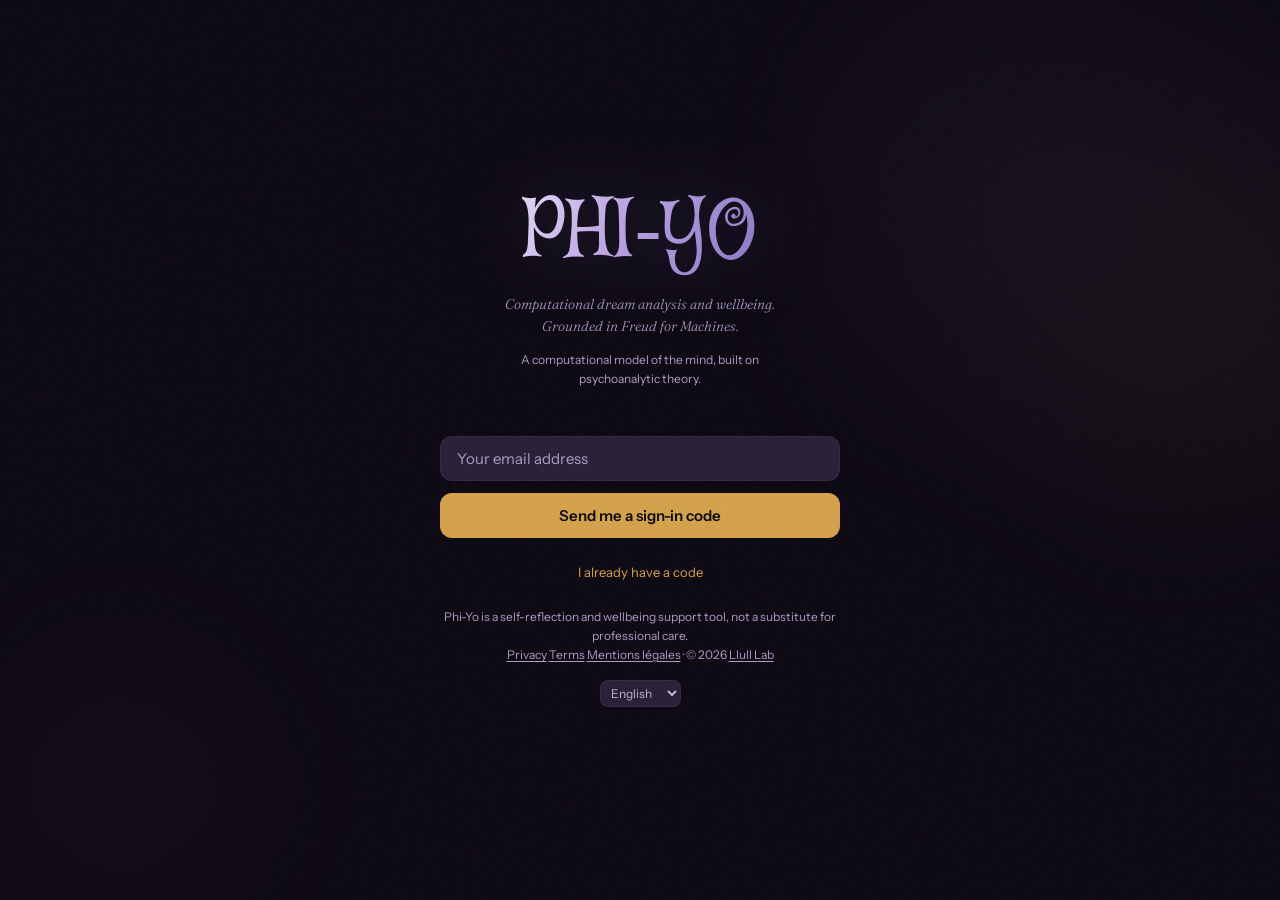
<file: index.html>
﻿<!DOCTYPE html>
<html lang="en" data-theme="dark">
<head>
<link rel="icon" type="image/png" sizes="48x48" href="/favicon.png">
<meta charset="UTF-8">
<meta name="viewport" content="width=device-width, initial-scale=1.0, maximum-scale=1.0, viewport-fit=cover">
<meta http-equiv="Cache-Control" content="no-cache, no-store, must-revalidate">
<meta http-equiv="Pragma" content="no-cache">
<meta http-equiv="Expires" content="0">
<title>Phi-Yo: Dream Analysis &amp; Wellbeing</title>
<meta name="description" content="Phi-Yo is a computational dream analysis and wellbeing companion grounded in Freud for Machines: A Computational Psychoanalytic Ontology.">
<link rel="canonical" href="https://phi-yo.app/">
<meta property="og:type" content="website">
<meta property="og:url" content="https://phi-yo.app/">
<meta property="og:title" content="Phi-Yo: Dream Analysis &amp; Wellbeing">
<meta property="og:description" content="Computational psychoanalytic analysis grounded in Freud for Machines. Dream analysis, wellbeing conversations, and daily reflection.">
<meta property="og:image" content="https://phi-yo.app/logo.jpg">
<meta name="twitter:card" content="summary">
<meta name="twitter:title" content="Phi-Yo">
<meta name="twitter:description" content="Computational psychoanalytic analysis grounded in Freud for Machines.">
<link rel="icon" href="data:image/svg+xml,<svg xmlns='http://www.w3.org/2000/svg' viewBox='0 0 100 100'><text y='.9em' font-size='90'>φ</text></svg>">
<link rel="stylesheet" href="/fonts/gf-975f50a8.css">
<style>
*,*::before,*::after{box-sizing:border-box;margin:0;padding:0}
:root{
  --bg-abyss:#0e0a14;--bg-deep:#140f1e;--bg-raised:#1c1528;--bg-surface:#241c32;
  --bg-input:#2a2038;--bg-glow:rgba(30,20,44,0.92);
  --amber:#d4a24c;--amber-bright:#e8be6a;--amber-dim:#8a6a2e;
  --amber-glow:rgba(212,162,76,0.12);--amber-ghost:rgba(212,162,76,0.06);
  --plum:#8a6aaa;--plum-dim:rgba(138,106,170,0.12);--plum-ghost:rgba(138,106,170,0.06);
  --lavender:#a08cc0;--lavender-dim:rgba(160,140,192,0.10);
  --rose:#c47a7a;--rose-dim:rgba(196,122,122,0.10);
  --text-1:#ede6f2;--text-2:#c0b4d4;--text-3:#a99ec4;--text-hero:#f4eefa;
  --error:#e08a8a;--success:#7ec08e;
  --border:rgba(138,106,170,0.12);--border-hover:rgba(212,162,76,0.25);
  --font-display:'Fraunces',Georgia,serif;
  --font-mystery:'Mystery Quest',cursive;
  --font-body:'Instrument Sans','Helvetica Neue',sans-serif;
  --s1:4px;--s2:8px;--s3:12px;--s4:16px;--s5:24px;--s6:32px;--s7:48px;--s8:64px;
  --r2:8px;--r3:12px;--r4:16px;
  --ease:cubic-bezier(0.4,0,0.2,1);--ease-out:cubic-bezier(0.0,0,0.2,1);
  --ease-bounce:cubic-bezier(0.34,1.56,0.64,1);
  --header-h:52px;
  --safe-top:env(safe-area-inset-top,0px);--safe-bottom:env(safe-area-inset-bottom,0px);
  --safe-left:env(safe-area-inset-left,0px);--safe-right:env(safe-area-inset-right,0px);
}
[data-theme="light"]{
  --bg-abyss:#eef3f7;--bg-deep:#e3ebf2;--bg-raised:#d6e1eb;--bg-surface:#c4d5e3;
  --bg-input:#b0c6d9;--bg-glow:rgba(238,243,247,0.92);
  --amber:#8a5e1a;--amber-bright:#6a4a10;--amber-dim:#c4982e;
  --amber-glow:rgba(138,94,26,0.08);--amber-ghost:rgba(138,94,26,0.04);
  --plum:#6a4a8a;--plum-dim:rgba(106,74,138,0.08);--plum-ghost:rgba(106,74,138,0.04);
  --lavender:#5a4a7a;--lavender-dim:rgba(90,74,122,0.08);
  --rose:#8a4a4a;--rose-dim:rgba(138,74,74,0.08);
  --text-1:#160d1c;--text-2:#473459;--text-3:#4e4267;--text-hero:#0e0a14;
  --error:#8a4040;--success:#3a7a4a;
  --border:rgba(106,74,138,0.14);--border-hover:rgba(138,94,26,0.30);
}
@media(prefers-reduced-motion:reduce){*,*::before,*::after{animation-duration:.01ms!important;transition-duration:.01ms!important}}
html{font-size:16px;height:100%}
body{font-family:var(--font-body);background:var(--bg-abyss);color:var(--text-1);line-height:1.6;height:100%;overflow:hidden;-webkit-font-smoothing:antialiased;display:flex;flex-direction:column}
::selection{background:rgba(212,162,76,0.25);color:var(--text-hero)}
::-webkit-scrollbar{width:6px}::-webkit-scrollbar-track{background:var(--bg-abyss)}::-webkit-scrollbar-thumb{background:var(--plum-dim);border-radius:3px}
:focus-visible{outline:2px solid var(--amber);outline-offset:3px}

/* ═══ AMBIENT ═══ */
.ambient{position:fixed;inset:0;pointer-events:none;z-index:0;overflow:hidden}
.phi-blob{position:absolute;width:700px;height:700px;top:-10%;right:-15%;background:radial-gradient(ellipse at 35% 40%,rgba(138,106,170,0.07) 0%,transparent 55%),radial-gradient(ellipse at 65% 60%,rgba(212,162,76,0.05) 0%,transparent 50%);border-radius:40% 60% 70% 30%/40% 50% 60% 50%;animation:blobMorph 25s ease-in-out infinite;filter:blur(40px)}
.phi-blob-2{position:absolute;width:500px;height:500px;bottom:-15%;left:-10%;background:radial-gradient(ellipse at 50% 50%,rgba(196,122,122,0.04) 0%,transparent 60%);border-radius:60% 40% 30% 70%/50% 60% 40% 60%;animation:blobMorph 30s ease-in-out infinite reverse;filter:blur(50px)}
@keyframes blobMorph{0%{border-radius:40% 60% 70% 30%/40% 50% 60% 50%;transform:translate(0,0) rotate(0deg)}25%{border-radius:60% 40% 30% 70%/60% 30% 70% 40%;transform:translate(20px,-15px) rotate(5deg)}50%{border-radius:30% 60% 50% 40%/50% 60% 30% 60%;transform:translate(-10px,20px) rotate(-3deg)}75%{border-radius:50% 30% 60% 40%/40% 60% 40% 50%;transform:translate(15px,10px) rotate(4deg)}100%{border-radius:40% 60% 70% 30%/40% 50% 60% 50%;transform:translate(0,0) rotate(0deg)}}
.ambient::after{content:'';position:absolute;inset:0;background-image:radial-gradient(circle,rgba(138,106,170,0.04) 1px,transparent 1px);background-size:32px 32px}
.noise{position:fixed;inset:0;pointer-events:none;z-index:9999;opacity:.02;background-image:url("data:image/svg+xml,%3Csvg viewBox='0 0 256 256' xmlns='http://www.w3.org/2000/svg'%3E%3Cfilter id='n'%3E%3CfeTurbulence type='fractalNoise' baseFrequency='0.9' numOctaves='4' stitchTiles='stitch'/%3E%3C/filter%3E%3Crect width='100%25' height='100%25' filter='url(%23n)'/%3E%3C/svg%3E")}

/* ═══ SHARED HEADER ═══ */
.app-header{position:fixed;top:0;left:0;right:0;z-index:100;height:calc(var(--header-h) + var(--safe-top));padding:var(--safe-top) calc(var(--s5) + var(--safe-right)) 0 calc(var(--s5) + var(--safe-left));background:var(--bg-glow);backdrop-filter:blur(24px);-webkit-backdrop-filter:blur(24px);border-bottom:1px solid var(--border);display:flex;align-items:center;justify-content:space-between;flex-shrink:0}
.app-header::after{content:'';position:absolute;bottom:-1px;left:0;right:0;height:1px;background:linear-gradient(90deg,transparent,rgba(212,162,76,0.2) 30%,rgba(138,106,170,0.15) 70%,transparent)}
.header-brand{display:flex;align-items:center;gap:var(--s3);min-width:0}
.header-logo{height:26px;width:auto;object-fit:contain;opacity:.9}
.header-sep{width:1px;height:14px;background:var(--text-3);opacity:.3}
.header-name{font-family:var(--font-body);font-size:11px;font-weight:600;letter-spacing:.16em;text-transform:uppercase;color:var(--text-2)}
.header-right{display:flex;align-items:center;gap:var(--s2)}
.header-mode-name{font-family:var(--font-display);font-size:13px;font-style:italic;color:var(--text-3);opacity:.8}
.icon-btn{width:36px;height:36px;border-radius:50%;border:1px solid var(--border);background:transparent;color:var(--text-2);cursor:pointer;display:flex;align-items:center;justify-content:center;transition:border-color .25s var(--ease),color .25s var(--ease),background .25s var(--ease)}
.icon-btn:hover{border-color:var(--amber);color:var(--amber);background:var(--amber-ghost)}
.icon-btn svg{width:16px;height:16px;fill:none;stroke:currentColor;stroke-width:1.5;stroke-linecap:round;stroke-linejoin:round}
.btn-back svg{stroke-width:2}

/* ═══ UTILITIES ═══ */
.hidden{display:none!important}
@keyframes fadeUp{from{opacity:0;transform:translateY(16px)}to{opacity:1;transform:translateY(0)}}
@keyframes fadeIn{from{opacity:0}to{opacity:1}}
@keyframes pulse{0%,100%{opacity:.5}50%{opacity:1}}

/* ═══ SCREEN: LOADING ═══ */
#screen-loading{position:fixed;inset:0;z-index:200;background:var(--bg-abyss);display:flex;align-items:center;justify-content:center}
.loading-phi{font-family:var(--font-mystery);font-size:48px;color:var(--plum);animation:pulse 2s ease-in-out infinite}

/* ═══ SCREEN: AUTH ═══ */
#screen-auth{position:relative;z-index:1;flex:1;display:flex;align-items:center;justify-content:center;padding:var(--s5);overflow-y:auto}
.auth-card{width:100%;max-width:400px;text-align:center;animation:fadeUp .8s var(--ease-out) forwards}
.auth-logo{font-family:var(--font-mystery);font-size:clamp(3rem,10vw,5rem);font-weight:400;line-height:1;margin-bottom:var(--s3);overflow:visible;padding-bottom:.1em}
.auth-logo .phi-text{background:linear-gradient(115deg,#e2d8f5 0%,#b8a0e0 15%,#9080c8 30%,#c8b0e8 45%,#d4a24c 65%,#e8be6a 80%,#d4a24c 100%);background-size:300% 300%;-webkit-background-clip:text;-webkit-text-fill-color:transparent;background-clip:text;animation:phiyoShimmer 6s ease-in-out infinite;filter:drop-shadow(0 0 40px rgba(140,120,210,0.3))}
@keyframes phiyoShimmer{0%{background-position:0% 50%}33%{background-position:100% 30%}66%{background-position:50% 100%}100%{background-position:0% 50%}}
.auth-tagline{font-family:var(--font-display);font-size:14px;font-style:italic;font-weight:300;color:var(--text-3);line-height:1.6;margin-bottom:var(--s3)}
.auth-tagline-sub{font-family:var(--font-body);font-size:12px;color:var(--text-3);line-height:1.6;margin:0 auto var(--s7);max-width:320px}
.auth-tagline-sub:empty{display:none}
.auth-form{display:flex;flex-direction:column;gap:var(--s3);margin-bottom:var(--s5)}
.auth-input{width:100%;padding:12px var(--s4);background:var(--bg-input);border:1px solid var(--border);border-radius:var(--r3);color:var(--text-1);font-family:var(--font-body);font-size:15px;outline:none;transition:border-color .25s var(--ease)}
.auth-input::placeholder{color:var(--text-3)}
.auth-input:focus{border-color:var(--amber)}
.auth-btn{width:100%;padding:13px var(--s4);background:var(--amber);border:none;border-radius:var(--r3);color:#0e0a14;font-family:var(--font-body);font-size:15px;font-weight:600;cursor:pointer;transition:opacity .2s var(--ease)}
.auth-btn:hover{opacity:.9}
.auth-btn:disabled{opacity:.5;cursor:not-allowed}
.auth-note{font-size:12px;color:var(--text-3);line-height:1.6}
.auth-note a{color:var(--text-3);text-decoration:underline;text-underline-offset:2px}

/* ═══ SCREEN: EMAIL SENT ═══ */
#screen-email-sent{position:relative;z-index:1;flex:1;display:flex;align-items:center;justify-content:center;padding:var(--s5)}
.email-sent-card{width:100%;max-width:400px;text-align:center;animation:fadeUp .8s var(--ease-out) forwards}
.email-sent-icon{width:56px;height:56px;margin:0 auto var(--s5);border-radius:50%;border:1px solid var(--amber-dim);display:flex;align-items:center;justify-content:center}
.email-sent-icon svg{width:24px;height:24px;stroke:var(--amber);fill:none;stroke-width:1.5;stroke-linecap:round;stroke-linejoin:round}
.email-sent-title{font-family:var(--font-display);font-size:22px;font-weight:400;color:var(--text-hero);margin-bottom:var(--s3);line-height:1.3}
.email-sent-sub{font-family:var(--font-display);font-size:14px;font-style:italic;font-weight:300;color:var(--text-3);line-height:1.7;margin-bottom:var(--s5)}
.email-sent-email{color:var(--amber);font-style:normal;font-weight:400}
.email-sent-resend{font-size:13px;color:var(--text-3)}
.email-sent-resend button{background:none;border:none;color:var(--amber);font-size:13px;cursor:pointer;font-family:inherit;text-decoration:underline;text-underline-offset:2px;padding:0}
.otp-form{margin:var(--s5) 0 var(--s4);display:flex;flex-direction:column;gap:var(--s3);align-items:center}
.otp-input{width:200px;text-align:center;padding:14px var(--s4);background:var(--bg-input);border:1px solid var(--border);border-radius:var(--r3);color:var(--text-1);font-family:var(--font-body);font-size:28px;font-weight:600;letter-spacing:0.3em;outline:none;transition:border-color .25s var(--ease)}
.otp-input:focus{border-color:var(--amber)}
.otp-input::placeholder{color:var(--text-3);font-size:14px;letter-spacing:0.05em;font-weight:400}
.otp-verify-btn{width:200px;padding:12px var(--s4);background:var(--amber);border:none;border-radius:var(--r3);color:#0e0a14;font-family:var(--font-body);font-size:15px;font-weight:600;cursor:pointer;transition:opacity .2s var(--ease)}
.otp-verify-btn:hover{opacity:.9}
.otp-verify-btn:disabled{opacity:.5;cursor:not-allowed}

/* ═══ SCREEN: MODE SELECTOR ═══ */
#screen-modes{position:relative;z-index:1;display:flex;flex-direction:column;overflow:hidden;height:100%}
.modes-header{padding-top:calc(var(--header-h) + var(--safe-top));flex-shrink:0}
.modes-scroll{flex:1;overflow-y:auto;padding:calc(var(--header-h) + var(--safe-top) + var(--s4)) calc(var(--s5) + var(--safe-right)) calc(var(--s8) + var(--safe-bottom)) calc(var(--s5) + var(--safe-left))}
.modes-inner{max-width:640px;margin:0 auto}
.modes-greeting{font-family:var(--font-display);font-size:clamp(1.4rem,4vw,2rem);font-weight:300;color:var(--text-hero);margin-bottom:var(--s2);animation:fadeUp .7s var(--ease-out) forwards}
.modes-sub{font-family:var(--font-display);font-size:14px;font-style:italic;color:var(--text-3);margin-bottom:var(--s7);animation:fadeUp .7s var(--ease-out) .1s forwards;opacity:0}
.modes-grid{display:grid;grid-template-columns:1fr 1fr;gap:var(--s3);animation:fadeUp .7s var(--ease-out) .2s forwards;opacity:0}
@media(max-width:480px){.modes-grid{grid-template-columns:1fr}}
.mode-card{background:var(--bg-raised);border:1px solid var(--border);border-radius:var(--r4);padding:var(--s5);cursor:pointer;transition:border-color .25s var(--ease),background .25s var(--ease),transform .2s var(--ease-bounce);position:relative;overflow:hidden;text-align:left}
.mode-card::before{content:'';position:absolute;inset:0;background:linear-gradient(135deg,var(--amber-ghost),transparent 60%);opacity:0;transition:opacity .25s var(--ease)}
.mode-card:hover{border-color:var(--border-hover);background:var(--bg-surface);transform:translateY(-2px)}
.mode-card:hover::before{opacity:1}
.mode-card:active{transform:translateY(0)}
.mode-icon{width:36px;height:36px;border-radius:8px;background:var(--bg-surface);border:1px solid var(--border);display:flex;align-items:center;justify-content:center;margin-bottom:var(--s4);transition:border-color .25s var(--ease)}
.mode-card:hover .mode-icon{border-color:var(--amber-dim)}
.mode-icon svg{width:18px;height:18px;fill:none;stroke:var(--plum);stroke-width:1.5;stroke-linecap:round;stroke-linejoin:round}
.mode-card:hover .mode-icon svg{stroke:var(--amber)}
.mode-name{font-family:var(--font-body);font-size:14px;font-weight:600;color:var(--text-1);margin-bottom:var(--s2);letter-spacing:.01em}
.mode-desc{font-family:var(--font-display);font-size:13px;font-style:italic;font-weight:300;color:var(--text-3);line-height:1.6}

/* ═══ SCREEN: CHAT ═══ */
#screen-chat{position:relative;z-index:1;flex:1;display:flex;flex-direction:column;overflow:hidden;height:100%}
.chat-wrapper{padding-top:calc(var(--header-h) + var(--safe-top));flex:1;display:flex;flex-direction:column;overflow:hidden}
.chat-scroll{flex:1;overflow-y:auto;overflow-x:hidden}
.chat-inner{max-width:680px;margin:0 auto;padding:var(--s5) var(--s5) var(--s6);display:flex;flex-direction:column}

/* ═══ WELCOME (chat mode) ═══ */
.chat-welcome{padding:var(--s5) 0;opacity:0;animation:fadeUp .7s var(--ease-out) forwards .1s;transition:opacity .4s var(--ease),max-height .5s var(--ease),padding .5s var(--ease);overflow:hidden}
.chat-welcome.collapsed{opacity:0;max-height:0!important;padding:0;pointer-events:none;margin:0}
.chat-welcome-mode{font-family:var(--font-body);font-size:10px;font-weight:600;letter-spacing:.2em;text-transform:uppercase;color:var(--text-3);margin-bottom:var(--s3)}
.chat-welcome-text{font-family:var(--font-display);font-size:clamp(1rem,3vw,1.2rem);font-weight:300;font-style:italic;color:var(--text-2);line-height:1.7;max-width:460px}
.chat-welcome-example{margin-top:var(--s4);padding:var(--s3) var(--s4);background:var(--bg-surface);border:1px solid var(--border);border-radius:var(--r3);font-family:var(--font-body);font-size:13px;color:var(--text-2);line-height:1.6;max-width:460px}
.chat-welcome-example:empty{display:none}

/* Morning Teller special welcome */
.morning-agenda-wrap{margin-top:var(--s5);display:flex;flex-direction:column;gap:var(--s3)}
.morning-agenda-label{font-family:var(--font-body);font-size:11px;font-weight:600;letter-spacing:.14em;text-transform:uppercase;color:var(--text-3)}
.morning-agenda-input{width:100%;padding:10px var(--s4);background:var(--bg-input);border:1px solid var(--border);border-radius:var(--r3);color:var(--text-1);font-family:var(--font-display);font-size:14px;font-style:italic;resize:none;outline:none;transition:border-color .25s var(--ease);line-height:1.6}
.morning-agenda-input::placeholder{color:var(--text-3)}
.morning-agenda-input:focus{border-color:var(--amber)}
.morning-brief-btn{align-self:flex-start;padding:10px var(--s5);background:transparent;border:1px solid var(--border-hover);border-radius:var(--r3);color:var(--amber);font-family:var(--font-body);font-size:13px;font-weight:600;cursor:pointer;transition:background .2s var(--ease),border-color .2s var(--ease)}
.morning-brief-btn:hover{background:var(--amber-glow)}

/* ═══ MESSAGES ═══ */
.chat-messages{display:flex;flex-direction:column;gap:var(--s4)}
.msg-assistant,.msg-user{max-width:86%;animation:fadeUp .4s var(--ease-out) forwards;opacity:0}
.msg-user{align-self:flex-end}
.msg-assistant{align-self:flex-start}
.msg-user-label,.msg-assistant-label{font-family:var(--font-body);font-size:10px;font-weight:600;letter-spacing:.14em;text-transform:uppercase;color:var(--text-3);margin-bottom:var(--s2)}
.msg-user-label{text-align:right}
.msg-user-bubble{background:var(--bg-surface);border:1px solid var(--border);border-radius:var(--r4) var(--r4) 4px var(--r4);padding:var(--s3) var(--s4);font-size:15px;color:var(--text-1);line-height:1.65;white-space:pre-wrap;word-break:break-word}
.msg-assistant-bubble{font-size:15px;color:var(--text-1);line-height:1.75;white-space:pre-wrap;word-break:break-word;padding:0}
.msg-assistant-bubble p{margin-bottom:.75em}
.msg-assistant-bubble p:last-child{margin-bottom:0}
.msg-assistant-label{display:flex;align-items:center;gap:var(--s2)}
.msg-speak-btn{width:18px;height:18px;padding:0;border:none;background:transparent;color:var(--text-3);cursor:pointer;display:inline-flex;align-items:center;justify-content:center;border-radius:50%;flex-shrink:0;transition:color .2s var(--ease)}
.msg-speak-btn:hover{color:var(--text-1)}
.msg-speak-btn.speaking{color:var(--amber)}
.msg-speak-btn svg{width:13px;height:13px;stroke:currentColor;stroke-width:2;fill:none;stroke-linecap:round;stroke-linejoin:round}

/* Morning brief special */
.msg-brief .msg-assistant-bubble{background:var(--bg-raised);border:1px solid var(--amber-dim);border-left:3px solid var(--amber);border-radius:var(--r4);padding:var(--s5);font-family:var(--font-display);font-size:15px;font-weight:300;font-style:normal;color:var(--text-1);line-height:1.85}
.msg-loading .msg-assistant-bubble{color:var(--text-3);font-style:italic;animation:pulse 1.5s ease-in-out infinite}
.msg-session-info{font-size:10px;color:var(--text-3);opacity:.4;letter-spacing:.05em;text-align:center;margin:var(--s3) 0}

/* ═══ COMPOSER ═══ */
.composer{background:var(--bg-glow);backdrop-filter:blur(24px);-webkit-backdrop-filter:blur(24px);border-top:1px solid var(--border);padding:var(--s3) calc(var(--s4) + var(--safe-right)) calc(var(--s4) + var(--safe-bottom)) calc(var(--s4) + var(--safe-left));flex-shrink:0}
.composer-inner{max-width:680px;margin:0 auto}
.composer-row{display:flex;gap:var(--s2);align-items:flex-end}
.composer-input{flex:1;resize:none;background:var(--bg-input);border:1px solid var(--border);border-radius:var(--r3);color:var(--text-1);font-family:var(--font-body);font-size:15px;padding:10px var(--s3);outline:none;line-height:1.5;min-height:42px;max-height:200px;overflow-y:auto;transition:border-color .25s var(--ease)}
.composer-input::placeholder{color:var(--text-3)}
.composer-input:focus{border-color:var(--border-hover)}
.composer-actions{display:flex;flex-direction:column;align-items:flex-end;gap:var(--s2);flex-shrink:0}
.composer-btn{width:40px;height:40px;border-radius:var(--r2);border:1px solid var(--border);background:transparent;color:var(--text-2);cursor:pointer;display:flex;align-items:center;justify-content:center;transition:border-color .2s,color .2s,background .2s;flex-shrink:0}
.composer-btn svg{width:17px;height:17px;fill:none;stroke:currentColor;stroke-width:1.5;stroke-linecap:round;stroke-linejoin:round}
.btn-mic:hover{border-color:var(--plum);color:var(--plum)}
.btn-send{border-color:var(--amber-dim);color:var(--amber)}
.btn-send:hover{background:var(--amber-glow)}
.btn-send:disabled{opacity:.35;cursor:not-allowed}
.composer-meta{margin-top:var(--s2);font-size:11px;color:var(--text-3);opacity:.6}
.composer-meta a{color:inherit;text-decoration:underline;text-underline-offset:2px}

/* ═══ VOICE OVERLAY ═══ */
.voice-overlay{position:fixed;inset:0;z-index:150;background:rgba(14,10,20,0.92);backdrop-filter:blur(12px);display:flex;align-items:center;justify-content:center;opacity:0;pointer-events:none;transition:opacity .3s var(--ease)}
.voice-overlay.active{opacity:1;pointer-events:all}
.voice-overlay-inner{width:100%;max-width:360px;padding:var(--s7) var(--s5);text-align:center}
.voice-status{margin-bottom:var(--s6)}
.voice-label{display:block;font-family:var(--font-body);font-size:12px;font-weight:600;letter-spacing:.18em;text-transform:uppercase;color:var(--text-2);margin-bottom:var(--s2)}
.voice-timer{display:block;font-family:var(--font-body);font-size:14px;color:var(--text-3);min-height:20px}
.mic-orb{width:80px;height:80px;border-radius:50%;border:1px solid var(--plum-dim);background:var(--bg-raised);cursor:pointer;display:flex;align-items:center;justify-content:center;margin:0 auto var(--s5);position:relative;transition:border-color .25s}
.mic-orb-ring{position:absolute;inset:-8px;border-radius:50%;border:1px solid var(--plum-dim);animation:none}
.mic-orb.recording{border-color:var(--plum)}
.mic-orb.recording .mic-orb-ring{animation:ringPulse 1.5s ease-in-out infinite}
@keyframes ringPulse{0%,100%{transform:scale(1);opacity:.4}50%{transform:scale(1.15);opacity:.8}}
.mic-orb svg{width:28px;height:28px;fill:none;stroke:var(--plum);stroke-width:1.5;stroke-linecap:round;stroke-linejoin:round}
.voice-transcript{font-family:var(--font-display);font-size:15px;font-style:italic;color:var(--text-3);line-height:1.6;min-height:48px;margin-bottom:var(--s5)}
.voice-actions{display:flex;gap:var(--s3);justify-content:center}
.voice-action-btn{padding:10px var(--s5);border-radius:var(--r3);font-family:var(--font-body);font-size:13px;font-weight:600;cursor:pointer;transition:background .2s}
.voice-cancel{background:transparent;border:1px solid var(--border);color:var(--text-3)}
.voice-cancel:hover{border-color:var(--border-hover)}
.voice-send{background:var(--amber);border:1px solid var(--amber);color:#0e0a14}
.voice-send:disabled{opacity:.4;cursor:not-allowed}
.voice-send:not(:disabled):hover{opacity:.9}

/* ═══ PROFILE ═══ */
#screen-profile{position:relative;z-index:1;flex:1;display:flex;overflow:hidden}
.profile-scroll{flex:1;overflow-y:auto;display:flex;align-items:flex-start;justify-content:center;padding:calc(var(--s7) + var(--safe-top)) calc(var(--s5) + var(--safe-right)) calc(var(--s7) + var(--safe-bottom)) calc(var(--s5) + var(--safe-left))}
.profile-card{width:100%;max-width:440px;animation:fadeUp .7s var(--ease-out) forwards}
.profile-title{font-family:var(--font-display);font-size:clamp(1.4rem,5vw,1.8rem);font-weight:300;color:var(--text-hero);margin-bottom:var(--s3)}
.profile-intro{font-family:var(--font-body);font-size:14px;color:var(--text-2);line-height:1.6;margin-bottom:var(--s6)}
.profile-q{margin-bottom:var(--s5)}
.profile-q-label{display:block;font-family:var(--font-body);font-size:14px;color:var(--text-1);line-height:1.5;margin-bottom:var(--s2)}
.profile-q-input{width:100%;background:var(--bg-input);border:1px solid var(--border);border-radius:var(--r3);color:var(--text-1);font-family:var(--font-body);font-size:15px;padding:10px var(--s3);outline:none;line-height:1.5;resize:vertical;min-height:44px;transition:border-color .25s var(--ease)}
.profile-q-input:focus{border-color:var(--border-hover)}
.profile-save-btn{width:100%;padding:13px var(--s4);background:var(--amber);border:none;border-radius:var(--r3);color:#0e0a14;font-family:var(--font-body);font-size:15px;font-weight:600;cursor:pointer;transition:opacity .2s var(--ease);margin-top:var(--s2)}
.profile-save-btn:disabled{opacity:.6;cursor:default}
.profile-skip-btn{width:100%;background:none;border:none;color:var(--text-3);font-family:var(--font-body);font-size:13px;cursor:pointer;padding:var(--s4) 0 0;text-decoration:underline;text-underline-offset:2px}

/* ═══ HISTORY PANEL ═══ */
.history-panel{position:fixed;inset:0;z-index:160;background:var(--bg-glow);backdrop-filter:blur(16px);-webkit-backdrop-filter:blur(16px);display:flex;flex-direction:column;opacity:0;pointer-events:none;transform:translateY(12px);transition:opacity .28s var(--ease),transform .28s var(--ease)}
.history-panel.show{opacity:1;pointer-events:auto;transform:none}
.history-panel-inner{flex:1;display:flex;flex-direction:column;max-width:680px;width:100%;margin:0 auto;padding:calc(var(--header-h) + var(--safe-top) + var(--s2)) calc(var(--s5) + var(--safe-right)) calc(var(--s5) + var(--safe-bottom)) calc(var(--s5) + var(--safe-left));overflow:hidden}
.history-head{display:flex;align-items:center;justify-content:space-between;margin-bottom:var(--s4);flex-shrink:0}
.history-title{font-family:var(--font-display);font-size:18px;color:var(--text-hero)}
.history-body{flex:1;overflow-y:auto;display:flex;flex-direction:column;gap:var(--s3)}
.history-item{text-align:left;background:var(--bg-surface);border:1px solid var(--border);border-radius:var(--r3);padding:var(--s4);cursor:pointer;transition:border-color .2s,background .2s;width:100%;font-family:inherit}
.history-item:hover{border-color:var(--border-hover);background:var(--bg-raised)}
.history-item-date{font-size:11px;color:var(--text-3);letter-spacing:.04em;margin-bottom:6px}
.history-item-text{font-size:14px;color:var(--text-1);line-height:1.5;display:-webkit-box;-webkit-line-clamp:2;-webkit-box-orient:vertical;overflow:hidden}
.history-empty,.history-loading{color:var(--text-2);font-size:14px;text-align:center;padding:var(--s7) var(--s4);line-height:1.6}
.history-resume-note{font-size:12px;color:var(--text-3);font-style:italic;text-align:center;padding:var(--s2) 0 var(--s4)}

/* ═══ SYMBOL MAP ═══ */
.symbol-item{display:flex;align-items:center;gap:var(--s3);background:var(--bg-surface);border:1px solid var(--border);border-radius:var(--r3);padding:var(--s3) var(--s4)}
.symbol-name{flex:1;min-width:0;font-size:15px;color:var(--text-1);text-transform:capitalize;overflow:hidden;text-overflow:ellipsis;white-space:nowrap}
.symbol-bar-bg{flex-shrink:0;width:72px;height:5px;background:var(--bg-raised);border-radius:3px;overflow:hidden}
.symbol-bar-fill{height:5px;background:var(--amber);border-radius:3px}
.symbol-count{flex-shrink:0;font-size:12px;color:var(--text-3);font-variant-numeric:tabular-nums;min-width:1.6em;text-align:right}

/* ═══ UI LANG SELECT ═══ */
.ui-lang-select{background:var(--bg-input);border:1px solid var(--border);border-radius:var(--r2);color:var(--text-2);font-family:var(--font-body);font-size:12px;padding:4px 6px;outline:none;cursor:pointer;transition:border-color .2s}
.ui-lang-select:focus{border-color:var(--amber)}
.auth-lang-row{margin-top:var(--s4);display:flex;justify-content:center}

/* ═══ ERROR TOAST ═══ */
.error-toast{position:fixed;bottom:var(--s6);left:50%;transform:translateX(-50%) translateY(20px);background:var(--bg-surface);border:1px solid var(--error);border-radius:var(--r3);padding:var(--s3) var(--s5);font-size:13px;color:var(--error);opacity:0;pointer-events:none;transition:opacity .3s var(--ease),transform .3s var(--ease);z-index:300;white-space:nowrap;max-width:calc(100vw - 48px);text-align:center}
.error-toast.show{opacity:1;transform:translateX(-50%) translateY(0)}

/* ═══ SCREEN: PAYWALL ═══ */
#screen-paywall{position:relative;z-index:1;flex:1;display:flex;align-items:center;justify-content:center;padding:var(--s5);overflow-y:auto}
.paywall-card{width:100%;max-width:620px;text-align:center;animation:fadeUp .8s var(--ease-out) forwards}
.paywall-logo{font-family:var(--font-mystery);font-size:clamp(2rem,8vw,3.5rem);font-weight:400;line-height:1;margin-bottom:var(--s2);overflow:visible;padding-bottom:.1em}
.paywall-tagline{font-family:var(--font-display);font-size:14px;font-style:italic;color:var(--text-2);margin-bottom:var(--s5)}
.plan-grid{display:grid;grid-template-columns:minmax(0,340px);justify-content:center;gap:var(--s4);margin-bottom:var(--s5)}
@media(max-width:540px){.plan-grid{grid-template-columns:1fr}}
.plan-card{background:var(--bg-raised);border:1px solid var(--border);border-radius:var(--r4);padding:var(--s5);text-align:left;position:relative}
.plan-card-pro{border-color:var(--amber-dim);background:linear-gradient(135deg,var(--bg-raised) 0%,var(--bg-deep) 100%)}
.plan-badge{position:absolute;top:-10px;left:50%;transform:translateX(-50%);background:var(--amber);color:var(--bg-abyss);font-size:10px;font-weight:700;letter-spacing:.12em;text-transform:uppercase;padding:3px 10px;border-radius:20px;white-space:nowrap}
.plan-name{font-family:var(--font-display);font-size:20px;font-weight:600;color:var(--text-1);margin-bottom:var(--s2)}
.plan-price{font-size:22px;font-weight:700;color:var(--amber);margin-bottom:var(--s3)}
.plan-price-free{font-size:16px;color:var(--text-3);margin-bottom:var(--s3)}
.plan-interval-group{display:flex;gap:var(--s2);margin-bottom:var(--s3)}
.plan-interval{flex:1;padding:7px 0;border:1px solid var(--border);border-radius:var(--r2);background:transparent;color:var(--text-2);font-family:var(--font-body);font-size:12px;font-weight:600;cursor:pointer;transition:all .2s var(--ease)}
.plan-interval.active,.plan-interval:hover{border-color:var(--amber);color:var(--amber);background:var(--amber-ghost)}
.plan-features{list-style:none;margin-bottom:var(--s5);font-size:13px;line-height:2.1}
.plan-features li{color:var(--text-2)}
.plan-features li.feat-on{color:var(--text-1)}
.plan-features li.feat-off{color:var(--text-3);opacity:.45}
.plan-btn{width:100%;padding:12px;border-radius:var(--r3);font-family:var(--font-body);font-size:14px;font-weight:600;cursor:pointer;transition:all .2s var(--ease);border:1px solid var(--border)}
.plan-btn-free{background:transparent;color:var(--text-2)}
.plan-btn-free:hover{border-color:var(--border-hover);color:var(--text-1)}
.plan-btn-pro{background:var(--amber);border-color:var(--amber);color:var(--bg-abyss)}
.plan-btn-pro:hover:not(:disabled){opacity:.9}
.plan-btn-pro:disabled{opacity:.5;cursor:not-allowed}
.plan-note{font-size:11px;color:var(--text-3);margin-top:var(--s2);text-align:center}
.paywall-footer{font-size:11px;color:var(--text-3);margin-top:var(--s3)}
.paywall-footer a{color:inherit;text-decoration:underline;text-underline-offset:2px}
.paywall-loading{text-align:center;padding:var(--s7);font-family:var(--font-mystery);font-size:32px;color:var(--plum);animation:pulse 2s ease-in-out infinite}

/* ═══ FREE TIER + SUBSCRIPTION UI ═══ */
.mode-card.locked{opacity:.65;cursor:pointer}
.mode-card.locked::after{content:'Pro';position:absolute;top:var(--s2);right:var(--s2);background:var(--plum);color:#fff;font-size:9px;font-weight:700;letter-spacing:.12em;text-transform:uppercase;padding:2px 7px;border-radius:20px}
.mode-card{position:relative}
.trial-notice{background:var(--amber-ghost);border:1px solid var(--amber-dim);border-radius:var(--r3);padding:10px 16px;font-size:12px;color:var(--amber-bright);text-align:center;margin-bottom:var(--s4)}
.manage-sub-btn{font-size:12px;color:var(--text-3);cursor:pointer;text-decoration:underline;text-underline-offset:2px;background:none;border:none;padding:0;font-family:var(--font-body);display:block;margin:var(--s3) auto 0}
.manage-sub-btn:hover{color:var(--text-2)}
.free-usage-wrap{margin-bottom:var(--s4);font-size:12px;color:var(--text-2)}
.free-usage-bar-bg{height:4px;background:var(--bg-surface);border-radius:2px;margin-top:6px}
.free-usage-bar-fill{height:4px;background:var(--plum);border-radius:2px;transition:width .4s var(--ease)}

.phiyo-safety-note{font-size:.72rem;line-height:1.45;opacity:.62;margin:0 0 .5rem;padding:0 .25rem;text-align:center;}
.phiyo-safety-note a{color:inherit;text-decoration:underline;}
</style>
</head>
<body>

<div class="ambient" aria-hidden="true">
  <div class="phi-blob"></div>
  <div class="phi-blob-2"></div>
</div>
<div class="noise" aria-hidden="true"></div>

<!-- Loading -->
<div id="screen-loading">
  <div class="loading-phi">φ</div>
</div>

<!-- Auth screen -->
<div id="screen-auth" class="hidden">
  <div class="auth-card">
    <h1 class="auth-logo"><span class="phi-text">PHI&#8209;YO</span></h1>
    <p class="auth-tagline" id="authTagline">Computational dream analysis and wellbeing.<br>Grounded in <em>Freud for Machines</em>.</p>
    <p class="auth-tagline-sub" id="authTaglineSub"></p>
    <div class="auth-form" id="authForm">
      <input type="email" class="auth-input" id="emailInput" placeholder="Your email address" autocomplete="email" spellcheck="false">
      <button class="auth-btn" id="authBtn">Send me a sign-in code</button>
      <p style="text-align:center;margin:12px 0 0;font-size:13px;color:var(--text-3)"><a href="#" id="haveCodeLink" style="color:var(--amber);text-decoration:none">I already have a code</a></p>
    </div>
    <p class="auth-note" id="authNote">Phi-Yo is a self-reflection and wellbeing support tool, not a substitute for professional care.<br><a href="/privacy-policy">Privacy</a> <a href="/terms">Terms</a> <a href="/mentions-legales">Mentions légales</a> &middot; &copy; 2026 <a href="https://llulllab.com" target="_blank" rel="noopener">Llull Lab</a></p>
    <div class="auth-lang-row">
      <select class="ui-lang-select" aria-label="Interface language">
        <option value="en">English</option>
        <option value="fr">Fran&ccedil;ais</option>
        <option value="zh">&#20013;&#25991;</option>
        <option value="tr">T&uuml;rk&ccedil;e</option>
        <option value="de">Deutsch</option>
        <option value="es">Espa&ntilde;ol</option>
        <option value="ja">&#26085;&#26412;&#35486;</option>
        <option value="ru">&#1056;&#1091;&#1089;&#1089;&#1082;&#1080;&#1081;</option>
        <option value="ar">&#1575;&#1604;&#1593;&#1585;&#1576;&#1610;&#1577;</option>
      </select>
    </div>
  </div>
</div>

<!-- Email sent screen -->
<div id="screen-email-sent" class="hidden">
  <div class="email-sent-card">
    <div class="email-sent-icon">
      <svg viewBox="0 0 24 24"><path d="M4 4h16c1.1 0 2 .9 2 2v12c0 1.1-.9 2-2 2H4c-1.1 0-2-.9-2-2V6c0-1.1.9-2 2-2z"/><polyline points="22,6 12,13 2,6"/></svg>
    </div>
    <h2 class="email-sent-title" id="emailSentTitle">Check your inbox.</h2>
    <p class="email-sent-sub" id="emailSentSub">We sent a 6-digit code to<br><span class="email-sent-email" id="sentEmailDisplay"></span></p>
    <div class="otp-form">
      <input type="text" class="otp-input" id="otpInput" inputmode="numeric" pattern="[0-9]*" maxlength="6" autocomplete="one-time-code" spellcheck="false">
      <button class="otp-verify-btn" id="otpVerifyBtn" disabled>Verify</button>
    </div>
    <p class="email-sent-resend"><span id="resendTextSpan">Didn't receive it?</span> <button id="resendBtn">Send again</button></p>
  </div>
</div>

<!-- Profile (Psychological Anchoring) -->
<div id="screen-profile" class="hidden">
  <div class="profile-scroll">
    <div class="profile-card">
      <h2 class="profile-title" id="profileTitle">Before we begin</h2>
      <p class="profile-intro" id="profileIntro"></p>
      <div class="profile-q">
        <label class="profile-q-label" id="profileQ1Label" for="profileQ1"></label>
        <textarea class="profile-q-input" id="profileQ1" rows="2" spellcheck="false"></textarea>
      </div>
      <div class="profile-q">
        <label class="profile-q-label" id="profileQ2Label" for="profileQ2"></label>
        <textarea class="profile-q-input" id="profileQ2" rows="2" spellcheck="false"></textarea>
      </div>
      <div class="profile-q">
        <label class="profile-q-label" id="profileQ3Label" for="profileQ3"></label>
        <textarea class="profile-q-input" id="profileQ3" rows="2" spellcheck="false"></textarea>
      </div>
      <button class="profile-save-btn" id="profileSaveBtn">Save and continue</button>
      <button class="profile-skip-btn" id="profileSkipBtn">Skip for now</button>
    </div>
  </div>
</div>

<!-- Mode selector -->
<div id="screen-modes" class="hidden">
  <header class="app-header">
    <div class="header-brand">
      <img src="/logo.jpg" alt="Phi-Yo" class="header-logo">
      <div class="header-sep"></div>
      <span class="header-name">Phi-Yo</span>
    </div>
    <div class="header-right">
      <select class="ui-lang-select" aria-label="Interface language">
        <option value="en">English</option>
        <option value="fr">Fran&ccedil;ais</option>
        <option value="zh">&#20013;&#25991;</option>
        <option value="tr">T&uuml;rk&ccedil;e</option>
        <option value="de">Deutsch</option>
        <option value="es">Espa&ntilde;ol</option>
        <option value="ja">&#26085;&#26412;&#35486;</option>
        <option value="ru">&#1056;&#1091;&#1089;&#1089;&#1082;&#1080;&#1081;</option>
        <option value="ar">&#1575;&#1604;&#1593;&#1585;&#1576;&#1610;&#1577;</option>
      </select>
      <button class="icon-btn" id="logoutBtnMode" aria-label="Sign out" title="Sign out">
        <svg viewBox="0 0 24 24"><path d="M9 21H5a2 2 0 0 1-2-2V5a2 2 0 0 1 2-2h4"/><polyline points="16 17 21 12 16 7"/><line x1="21" y1="12" x2="9" y2="12"/></svg>
      </button>
      <button class="icon-btn" id="themeToggleMode" aria-label="Switch theme">
        <svg id="themeIconMode" viewBox="0 0 24 24"></svg>
      </button>
    </div>
  </header>
  <div class="modes-scroll">
    <div class="modes-inner">
      <h2 class="modes-greeting" id="modesGreeting">Good morning.</h2>
      <p class="modes-sub" id="modesSub">What would you like to explore today?</p>
      <div id="modesTrialNotice" class="trial-notice hidden"></div>
      <div class="modes-grid">
        <button class="mode-card" data-mode="morning">
          <div class="mode-icon">
            <svg viewBox="0 0 24 24"><circle cx="12" cy="12" r="5"/><line x1="12" y1="1" x2="12" y2="3"/><line x1="12" y1="21" x2="12" y2="23"/><line x1="4.22" y1="4.22" x2="5.64" y2="5.64"/><line x1="18.36" y1="18.36" x2="19.78" y2="19.78"/><line x1="1" y1="12" x2="3" y2="12"/><line x1="21" y1="12" x2="23" y2="12"/><line x1="4.22" y1="19.78" x2="5.64" y2="18.36"/><line x1="18.36" y1="5.64" x2="19.78" y2="4.22"/></svg>
          </div>
          <div class="mode-name">Morning Teller</div>
          <div class="mode-desc">Start your day prepared. A brief drawn from your recent inner life and today's context.</div>
        </button>
        <button class="mode-card" data-mode="checkin">
          <div class="mode-icon">
            <svg viewBox="0 0 24 24"><polyline points="20 6 9 17 4 12"/></svg>
          </div>
          <div class="mode-name">Daily Check-in</div>
          <div class="mode-desc">A brief moment of reflection at the end of your day. What happened, what mattered.</div>
        </button>
        <button class="mode-card" data-mode="wellbeing">
          <div class="mode-icon">
            <svg viewBox="0 0 24 24"><circle cx="12" cy="12" r="10"/><path d="M8 14s1.5 2 4 2 4-2 4-2"/><line x1="9" y1="9" x2="9.01" y2="9"/><line x1="15" y1="9" x2="15.01" y2="9"/></svg>
          </div>
          <div class="mode-name">Wellbeing</div>
          <div class="mode-desc">A psychoanalytic space for your everyday inner life. Relationships, emotions, questions.</div>
        </button>
        <button class="mode-card" data-mode="dream">
          <div class="mode-icon">
            <svg viewBox="0 0 24 24"><path d="M21 12.79A9 9 0 1 1 11.21 3 7 7 0 0 0 21 12.79z"/></svg>
          </div>
          <div class="mode-name">Dream Analysis</div>
          <div class="mode-desc">Record and analyze your dreams. A personal symbol map evolves with every session.</div>
        </button>
      
      </div>
    </div>
  </div>
</div>

<!-- Chat screen (all modes) -->
<div id="screen-chat" class="hidden">
  <header class="app-header">
    <div class="header-brand">
      <button class="icon-btn btn-back" id="backBtn" aria-label="Back to modes">
        <svg viewBox="0 0 24 24"><polyline points="15 18 9 12 15 6"/></svg>
      </button>
      <div class="header-sep"></div>
      <span class="header-mode-name" id="chatModeLabel"></span>
    </div>
    <div class="header-right">
      <select class="ui-lang-select" aria-label="Interface language">
        <option value="en">English</option>
        <option value="fr">Fran&ccedil;ais</option>
        <option value="zh">&#20013;&#25991;</option>
        <option value="tr">T&uuml;rk&ccedil;e</option>
        <option value="de">Deutsch</option>
        <option value="es">Espa&ntilde;ol</option>
        <option value="ja">&#26085;&#26412;&#35486;</option>
        <option value="ru">&#1056;&#1091;&#1089;&#1089;&#1082;&#1080;&#1081;</option>
        <option value="ar">&#1575;&#1604;&#1593;&#1585;&#1576;&#1610;&#1577;</option>
      </select>
      <button class="icon-btn" id="historyBtn" aria-label="History" title="History">
        <svg viewBox="0 0 24 24"><path d="M3 3v5h5"/><path d="M3.05 13A9 9 0 1 0 6 5.3L3 8"/><path d="M12 7v5l3 2"/></svg>
      </button>
      <button class="icon-btn" id="symbolsBtn" aria-label="Symbols" title="Symbols">
        <svg viewBox="0 0 24 24"><circle cx="6" cy="7" r="2"/><circle cx="18" cy="6" r="2"/><circle cx="13" cy="17" r="2"/><line x1="7.7" y1="8.1" x2="11.4" y2="15.4"/><line x1="8" y1="6.7" x2="16" y2="6.2"/><line x1="16.9" y1="7.7" x2="14" y2="15.2"/></svg>
      </button>
      <button class="icon-btn" id="newSessionBtn" aria-label="New session" title="New session">
        <svg viewBox="0 0 24 24"><path d="M12 5v14M5 12h14"/></svg>
      </button>
      <button class="icon-btn" id="logoutBtnChat" aria-label="Sign out" title="Sign out">
        <svg viewBox="0 0 24 24"><path d="M9 21H5a2 2 0 0 1-2-2V5a2 2 0 0 1 2-2h4"/><polyline points="16 17 21 12 16 7"/><line x1="21" y1="12" x2="9" y2="12"/></svg>
      </button>
      <button class="icon-btn" id="themeToggleChat" aria-label="Switch theme">
        <svg id="themeIconChat" viewBox="0 0 24 24"></svg>
      </button>
    </div>
  </header>

  <div class="chat-wrapper">
    <div class="chat-scroll" id="chatScroll">
      <div class="chat-inner" id="chatInner">

        <div class="chat-welcome" id="chatWelcome">
          <div class="chat-welcome-mode" id="chatWelcomeMode"></div>
          <div class="chat-welcome-text" id="chatWelcomeText"></div>
          <div class="chat-welcome-example" id="chatWelcomeExample"></div>
          <!-- Morning Teller: agenda input -->
          <div class="morning-agenda-wrap hidden" id="morningAgendaWrap">
            <label class="morning-agenda-label" id="morningAgendaLabel" for="morningAgendaInput">Today's agenda (optional)</label>
            <textarea class="morning-agenda-input" id="morningAgendaInput" rows="3" placeholder="Meetings, tasks, events... or leave empty."></textarea>
            <button class="morning-brief-btn" id="morningBriefBtn">Get my morning brief</button>
          </div>
        </div>

        <div class="chat-messages" id="chatMessages"></div>
      </div>
    </div>

    <div class="composer" id="composer">
      <p class="phiyo-safety-note" id="phiyoSafetyNote">Phi-Yo is an AI system for reflection, not therapy or diagnosis, and it is not a crisis service. If you are in danger or thinking of harming yourself, contact your local emergency number, or in the EU call 112. <a href="/privacy-policy">How your entries are handled</a>.</p>
      <div class="composer-inner">
        <div class="composer-row">
          <textarea class="composer-input" id="composerInput" rows="1" aria-label="Message"></textarea>
          <div class="composer-actions">
            <button class="composer-btn btn-mic" id="micBtn" aria-label="Voice input">
              <svg viewBox="0 0 24 24"><rect x="9" y="2" width="6" height="12" rx="3"/><path d="M5 11a7 7 0 0 0 14 0"/><line x1="12" y1="18" x2="12" y2="22"/><line x1="8" y1="22" x2="16" y2="22"/></svg>
            </button>
            <button class="composer-btn btn-send" id="sendBtn" disabled aria-label="Send">
              <svg viewBox="0 0 24 24"><line x1="22" y1="2" x2="11" y2="13"/><polygon points="22 2 15 22 11 13 2 9 22 2"/></svg>
            </button>
          </div>
        </div>
        <div class="composer-meta">
          <div id="composerMeta">&copy; 2026 <a href="https://llulllab.com" target="_blank" rel="noopener">Llull Lab</a> &middot; <a href="/privacy-policy">Privacy</a> <a href="/terms">Terms</a> <a href="/mentions-legales">Mentions légales</a> &middot; France</div>
        </div>
      </div>
    </div>
  </div>
</div>

<!-- Voice overlay -->
<div class="voice-overlay" id="voiceOverlay">
  <div class="voice-overlay-inner">
    <div class="voice-status">
      <span class="voice-label" id="voiceLabel">Tap to speak</span>
      <span class="voice-timer" id="voiceTimer" aria-live="polite"></span>
    </div>
    <button class="mic-orb" id="micOrb" aria-label="Toggle recording">
      <div class="mic-orb-ring" aria-hidden="true"></div>
      <svg id="micOrbIcon" viewBox="0 0 24 24"><rect x="9" y="2" width="6" height="12" rx="3"/><path d="M5 11a7 7 0 0 0 14 0"/><line x1="12" y1="18" x2="12" y2="22"/><line x1="8" y1="22" x2="16" y2="22"/></svg>
    </button>
    <div class="voice-transcript" id="voiceTranscript" aria-live="polite"></div>
    <div class="voice-actions">
      <button class="voice-action-btn voice-cancel" id="voiceCancel">Cancel</button>
      <button class="voice-action-btn voice-send" id="voiceSend" disabled>Send</button>
    </div>
  </div>
</div>

<!-- History panel -->
<div class="history-panel" id="historyPanel" aria-hidden="true">
  <div class="history-panel-inner">
    <div class="history-head">
      <span class="history-title" id="historyTitleEl">Your history</span>
      <button class="icon-btn" id="historyCloseBtn" aria-label="Close">
        <svg viewBox="0 0 24 24"><line x1="18" y1="6" x2="6" y2="18"/><line x1="6" y1="6" x2="18" y2="18"/></svg>
      </button>
    </div>
    <div class="history-body" id="historyBody"></div>
  </div>
</div>

<!-- Symbols panel -->
<div class="history-panel" id="symbolsPanel" aria-hidden="true">
  <div class="history-panel-inner">
    <div class="history-head">
      <span class="history-title" id="symbolsTitleEl">Your symbols</span>
      <button class="icon-btn" id="symbolsCloseBtn" aria-label="Close">
        <svg viewBox="0 0 24 24"><line x1="18" y1="6" x2="6" y2="18"/><line x1="6" y1="6" x2="18" y2="18"/></svg>
      </button>
    </div>
    <div class="history-body" id="symbolsBody"></div>
  </div>
</div>

<!-- Subscription paywall -->
<div id="screen-paywall" class="hidden">
  <div class="paywall-card">
    <h1 class="paywall-logo"><span class="phi-text">PHI&#8209;YO</span></h1>
    <p class="paywall-tagline">Choose how you'd like to use Phi-Yo.</p>
    <div id="paywallLoading" class="paywall-loading hidden">φ</div>
    <div id="paywallPlans">
      <div class="plan-grid">
        <div class="plan-card" id="planCardFree">
          <div class="plan-name">Free</div>
          <div class="plan-price-free">€0 forever</div>
          <ul class="plan-features">
            <li class="feat-on">&#10003; Dream Interpreter</li>
            <li class="feat-on">&#10003; 3 analyses / month</li>
            <li class="feat-off">Wellbeing Conversations</li>
            <li class="feat-off">Morning Brief</li>
            <li class="feat-off">Daily Check-in</li>
          </ul>
          <button class="plan-btn plan-btn-free" id="btnContinueFree">Continue free</button>
        </div>
      </div>
      <p class="plan-note">Phi-Yo for organisations and partners: <a href="mailto:contact@llulllab.com">contact@llulllab.com</a></p>
    </div>
    <p class="paywall-footer"><a href="/privacy-policy">Privacy</a> <a href="/terms">Terms</a> <a href="/mentions-legales">Mentions légales</a> &middot; &copy; 2026 <a href="https://llulllab.com" target="_blank" rel="noopener">Llull Lab</a> &middot; <a href="https://feix.app" target="_blank" rel="noopener">Created by Feix</a></p>
  </div>
</div>

<div class="error-toast" id="errorToast" role="alert" aria-live="assertive"></div>

<script>
(function(){
'use strict';

/* ══ Config ══ */
var API_BASE = 'https://api.llulllab.com/';
var GEN_BASE = 'https://run.llulllab.com/webhook/';
var URLS = {
  authRequest:       API_BASE + 'phiyo-auth-request',
  authVerify:        API_BASE + 'phiyo-auth-verify',
  dream:             GEN_BASE + 'phiyo-dream',
  wellbeing:         GEN_BASE + 'phiyo-wellbeing',
  morning:           GEN_BASE + 'phiyo-morning',
  checkin:           GEN_BASE + 'phiyo-checkin',
  history:           API_BASE + 'phiyo-history',
  profile:           API_BASE + 'phiyo-profile',
  subscribeValidate: API_BASE + 'phiyo-subscribe-validate',
  setFree:           API_BASE + 'phiyo-set-free',
  stripeCheckout:    API_BASE + 'stripe-checkout',
  stripePortal:      API_BASE + 'stripe-portal'
};

var MODES_CONFIG = {
  dream:     { useJwt: true, multiTurn: true,  showAgenda: false },
  wellbeing: { useJwt: true, multiTurn: true,  showAgenda: false },
  morning:   { useJwt: true, multiTurn: false, showAgenda: true  },
  checkin:   { useJwt: true, multiTurn: false, showAgenda: false }
};

/* ══ i18n ══ */
var STRINGS = {
en:{
  tagline:'Computational dream analysis and wellbeing.\nGrounded in Freud for Machines.',
  taglineSub:'A computational model of the mind, built on psychoanalytic theory.',
  emailPlaceholder:'Your email address',authBtnText:'Send me a sign-in code',authBtnSending:'Sending...',
  authNote:'Phi-Yo is a self-reflection and wellbeing support tool, not a substitute for professional care.',
  emailSentTitle:'Check your inbox.',emailSentSub:'We sent a 6-digit sign-in code to',
  otpPlaceholder:'6-digit code',otpVerifyBtn:'Verify',otpVerifying:'Verifying...',
  resendText:"Didn't receive it?",resendBtn:'Send again',
  greetingMorning:'Good morning.',greetingAfternoon:'Good afternoon.',greetingEvening:'Good evening.',
  modesSub:'What would you like to explore today?',
  dreamName:'Dream Analysis',dreamDesc:'Record and analyze your dreams. A personal symbol map evolves with every session.',
  dreamWelcomeMode:'DREAM ANALYSIS',dreamWelcomeText:'Share your dream. Tell me first whether it is a dream or an experience from waking life.',dreamPlaceholder:'Describe your dream...',
  wellbeingName:'Wellbeing',wellbeingDesc:'A psychoanalytic space for your everyday inner life. Relationships, emotions, questions.',
  wellbeingWelcomeMode:'WELLBEING',wellbeingWelcomeText:'What would you like to explore today?',wellbeingPlaceholder:'What is on your mind?',
  morningName:'Morning Teller',morningDesc:"Start your day prepared. A brief drawn from your recent inner life and today's context.",
  morningWelcomeText:"A brief for the day ahead, drawn from your recent inner life.",morningWelcomeMode:'MORNING TELLER',morningAgendaLabel:"Today's agenda (optional)",morningAgendaPlaceholder:'Meetings, tasks, events... or leave empty.',
  morningBriefBtn:'Get my morning brief',morningPlaceholder:'Continue exploring your day...',morningLoading:'Preparing your morning brief...',
  checkinName:'Daily Check-in',checkinDesc:'A brief moment of reflection at the end of your day. What happened, what mattered.',
  checkinWelcomeMode:'DAILY CHECK-IN',checkinWelcomeText:'How was your day?',checkinPlaceholder:'Tell me about today...',
  dreamExample:'For example: "I was running through a house that kept changing." You will get a thoughtful interpretation, and a symbol map that grows with each dream.',
  wellbeingExample:'For example: "I keep avoiding a hard conversation at work." A space to think things through. No fixing, no judgement.',
  morningExample:'Even a line or two is enough, or leave it empty. For example: "Big presentation today, slept badly." You will get a short, grounding brief for the day ahead.',
  checkinExample:'A quiet minute at the end of the day. Over time, the patterns in your moods and themes become visible. For example: "Tired but calm. A good talk with a friend."',
  voiceTap:'Tap to speak',voiceListening:'Listening…',voiceCancel:'Cancel',voiceSend:'Send',
  youLabel:'You',thinkingText:'Thinking...',newSessionConfirm:'Start a new session?',
  historyTitle:'Your history',historyEmpty:'Nothing here yet. Your past sessions in this space will appear here.',historyLoading:'Loading your history...',historyError:'Could not load your history. Please try again.',historyClose:'Close',historyResumeNote:'A past session. Start typing to begin a new one.',symbolsTitle:'Your symbols',symbolsEmpty:'No symbols yet. As you record dreams and reflections, the symbols that recur for you gather here.',symbolsLoading:'Loading your symbols...',symbolsError:'Could not load your symbols. Please try again.',ttsSpeak:'Read aloud',ttsStop:'Stop',
  profileTitle:'Before we begin',profileIntro:'A few questions, so Phi-Yo can come to know you across your dreams, mornings, and days. Nothing here is required, and you can skip and answer later.',profileQ1:'Which area of your life is occupying you most right now?',profileQ2:'How do you usually make important decisions: by intuition, or by thinking them through at length?',profileQ3:'Is there a recurring thought that has stayed with you lately?',profileSave:'Save and continue',profileSaving:'Saving...',profileSkip:'Skip for now',profileError:'Could not save. Please try again.',
  errorInvalidEmail:'Please enter a valid email address.',errorSendLink:'Could not send the sign-in code. Please try again.',
  paymentCancelled:'Payment was not completed. You can try again or continue with the free plan.',
  manageSubBtn:'Manage subscription',
  trialActiveNotice:'Pro trial active until ',
  proActiveNotice:'Pro plan active.',
  errorInvalidLink:'Invalid or expired code. Please try again.',errorSessionExpired:'Your session has expired. Please sign in again.',
  errorBrief:'Could not generate your brief. Please try again.',errorGeneral:'Something went wrong. Please try again.',
  errorEmpty:'Received an empty response.',errorSpeech:'Speech recognition is not supported in this browser.',errorMic:'Could not start recording.',dupNotice:'You already sent this. It is being processed and will appear in your history shortly.',sendingBusy:'A response is being prepared. Please wait a moment.'
},
fr:{
  taglineSub:"Un modèle computationnel de l'esprit, fondé sur la théorie psychanalytique.",dreamExample:"Par exemple : « Je courais dans une maison qui changeait sans cesse. » Vous recevrez une interprétation réfléchie, et une carte de symboles qui s'enrichit à chaque rêve.",wellbeingExample:"Par exemple : « J'évite sans cesse une conversation difficile au travail. » Un espace pour réfléchir. Sans corriger, sans juger.",morningExample:"Une ligne ou deux suffisent, ou laissez vide. Par exemple : « Grande présentation aujourd'hui, mal dormi. » Vous recevrez un bref point d'ancrage pour la journée.",checkinExample:"Une minute calme en fin de journée. Avec le temps, les schémas de vos humeurs et de vos thèmes deviennent visibles. Par exemple : « Fatigué mais serein. Une bonne discussion avec un ami. »",historyTitle:"Votre historique",historyEmpty:"Rien ici pour l'instant. Vos sessions passées dans cet espace apparaîtront ici.",historyLoading:"Chargement de votre historique...",historyError:"Impossible de charger votre historique. Veuillez réessayer.",historyClose:"Fermer",historyResumeNote:"Une session passée. Commencez à écrire pour en démarrer une nouvelle.",symbolsTitle:"Vos symboles",symbolsEmpty:"Aucun symbole pour l'instant. À mesure que vous notez vos rêves et vos réflexions, les symboles qui reviennent se rassemblent ici.",symbolsLoading:"Chargement de vos symboles...",symbolsError:"Impossible de charger vos symboles. Veuillez réessayer.",ttsSpeak:"Lire à voix haute",ttsStop:"Arrêter",profileTitle:"Avant de commencer",profileIntro:"Quelques questions, pour que Phi-Yo apprenne à vous connaître à travers vos rêves, vos matins et vos journées. Rien n'est obligatoire, et vous pouvez passer et répondre plus tard.",profileQ1:"Quel domaine de votre vie vous occupe le plus en ce moment ?",profileQ2:"Comment prenez-vous habituellement les décisions importantes : par intuition, ou en y réfléchissant longuement ?",profileQ3:"Y a-t-il une pensée récurrente qui vous accompagne ces derniers temps ?",profileSave:"Enregistrer et continuer",profileSaving:"Enregistrement...",profileSkip:"Passer pour l'instant",profileError:"Échec de l'enregistrement. Veuillez réessayer.",
  tagline:'Analyse computationnelle des rêves et bien-être.\nFondé sur Freud for Machines.',
  emailPlaceholder:'Votre adresse email',authBtnText:'Envoyer un code de connexion',authBtnSending:'Envoi…',
  authNote:'Phi-Yo est un outil de réflexion et de soutien au bien-être, non un substitut à un accompagnement professionnel.',
  emailSentTitle:'Vérifiez votre boîte mail.',emailSentSub:'Nous avons envoyé un code à 6 chiffres à',
  otpPlaceholder:'Code à 6 chiffres',otpVerifyBtn:'Vérifier',otpVerifying:'Vérification…',
  resendText:"Vous ne l'avez pas reçu ?",resendBtn:'Renvoyer',
  greetingMorning:'Bonjour.',greetingAfternoon:'Bon après-midi.',greetingEvening:'Bonsoir.',
  modesSub:"Qu'aimeriez-vous explorer aujourd'hui ?",
  dreamName:'Analyse des rêves',dreamDesc:'Enregistrez et analysez vos rêves. Une carte personnelle de symboles évolue à chaque séance.',
  dreamWelcomeMode:'ANALYSE DES RÊVES',dreamWelcomeText:"Partagez votre rêve. Précisez d'abord s'il s'agit d'un rêve ou d'une expérience éveillée.",dreamPlaceholder:'Décrivez votre rêve…',
  wellbeingName:'Bien-être',wellbeingDesc:'Un espace psychanalytique pour votre vie intérieure quotidienne. Relations, émotions, questions.',
  wellbeingWelcomeMode:'BIEN-ÊTRE',wellbeingWelcomeText:"Qu'aimeriez-vous explorer aujourd'hui ?",wellbeingPlaceholder:"Qu'est-ce qui vous préoccupe ?",
  morningName:'Bilan du matin',morningDesc:"Commencez votre journée préparé. Un bref tiré de votre vie intérieure récente et du contexte d'aujourd'hui.",
  morningWelcomeText:"Un point d'ancrage pour la journée, tiré de votre vie intérieure récente.",morningWelcomeMode:'BILAN DU MATIN',morningAgendaLabel:'Agenda du jour (optionnel)',morningAgendaPlaceholder:'Réunions, tâches, événements… ou laissez vide.',
  morningBriefBtn:'Obtenir mon bilan matinal',morningPlaceholder:'Continuez à explorer votre journée…',morningLoading:'Préparation de votre bilan matinal…',
  checkinName:'Bilan du soir',checkinDesc:"Un bref moment de réflexion en fin de journée. Ce qui s'est passé, ce qui a compté.",
  checkinWelcomeMode:'BILAN DU SOIR',checkinWelcomeText:'Comment s\'est passée votre journée ?',checkinPlaceholder:"Parlez-moi d'aujourd'hui…",
  voiceTap:'Appuyez pour parler',voiceListening:'Écoute…',voiceCancel:'Annuler',voiceSend:'Envoyer',
  youLabel:'Vous',thinkingText:'Réflexion…',newSessionConfirm:'Démarrer une nouvelle session ?',
  errorInvalidEmail:'Veuillez saisir une adresse email valide.',errorSendLink:"Impossible d'envoyer le code. Veuillez réessayer.",
  errorInvalidLink:'Code invalide ou expiré. Veuillez réessayer.',errorSessionExpired:'Votre session a expiré. Veuillez vous reconnecter.',
  errorBrief:'Impossible de générer votre bilan. Veuillez réessayer.',errorGeneral:'Une erreur est survenue. Veuillez réessayer.',
  errorEmpty:'Réponse vide reçue.',errorSpeech:"La reconnaissance vocale n'est pas prise en charge par ce navigateur.",errorMic:"Impossible de démarrer l'enregistrement.",dupNotice:'Vous avez déjà envoyé ceci. Le traitement est en cours et apparaîtra bientôt dans votre historique.',sendingBusy:'Une réponse est en cours de préparation. Veuillez patienter un instant.'
},
tr:{
  taglineSub:"Zihnin hesaplamalı bir modeli, psikanalitik kurama dayanır.",dreamExample:"Örneğin: \"Sürekli değişen bir evde koşuyordum.\" Düşünceli bir yorum ve her rüyayla büyüyen kişisel bir sembol haritası alırsın.",wellbeingExample:"Örneğin: \"İş yerinde zor bir konuşmadan sürekli kaçıyorum.\" Düşünmek için bir alan. Düzeltme yok, yargı yok.",morningExample:"Bir iki satır yeter, ya da boş bırak. Örneğin: \"Bugün büyük sunum var, kötü uyudum.\" Güne dair kısa, dengeleyici bir brifing alırsın.",checkinExample:"Günün sonunda sakin bir dakika. Zamanla ruh halinin ve temalarının örüntüleri görünür olur. Örneğin: \"Yorgun ama sakin. Bir arkadaşla güzel bir sohbet.\"",historyTitle:"Geçmişin",historyEmpty:"Burada henüz bir şey yok. Bu alandaki geçmiş seansların burada görünecek.",historyLoading:"Geçmişin yükleniyor...",historyError:"Geçmişin yüklenemedi. Lütfen tekrar dene.",historyClose:"Kapat",historyResumeNote:"Geçmiş bir seans. Yeni bir tane başlatmak için yazmaya başla.",symbolsTitle:"Sembollerin",symbolsEmpty:"Henüz sembol yok. Rüyalarını ve yansımalarını kaydettikçe, sende tekrar eden semboller burada toplanır.",symbolsLoading:"Sembollerin yükleniyor...",symbolsError:"Sembollerin yüklenemedi. Lütfen tekrar dene.",ttsSpeak:"Sesli oku",ttsStop:"Durdur",profileTitle:"Başlamadan önce",profileIntro:"Birkaç soru, Phi-Yo seni rüyaların, sabahların ve günlerin boyunca tanıyabilsin diye. Hiçbiri zorunlu değil, atlayıp sonra yanıtlayabilirsin.",profileQ1:"Hayatının hangi alanı şu sıralar seni en çok meşgul ediyor?",profileQ2:"Önemli kararları genelde nasıl alırsın: sezgiyle mi, uzun uzun düşünerek mi?",profileQ3:"Son zamanlarda aklından çıkmayan, tekrar eden bir düşünce var mı?",profileSave:"Kaydet ve devam et",profileSaving:"Kaydediliyor...",profileSkip:"Şimdilik atla",profileError:"Kaydedilemedi. Lütfen tekrar dene.",
  tagline:'Hesaplamalı rüya analizi ve esenlik.\nFreud for Machines temelinde.',
  emailPlaceholder:'E-posta adresiniz',authBtnText:'Giriş kodu gönder',authBtnSending:'Gönderiliyor…',
  authNote:'Phi-Yo bir öz-yansıma ve esenlik destek aracıdır; profesyonel bakımın yerini tutmaz.',
  emailSentTitle:'Gelen kutunuzu kontrol edin.',emailSentSub:'6 haneli giriş kodunu şu adrese gönderdik:',
  otpPlaceholder:'6 haneli kod',otpVerifyBtn:'Doğrula',otpVerifying:'Doğrulanıyor…',
  resendText:'Almadınız mı?',resendBtn:'Tekrar gönder',
  greetingMorning:'Günaydın.',greetingAfternoon:'İyi günler.',greetingEvening:'İyi akşamlar.',
  modesSub:'Bugün ne keşfetmek istersiniz?',
  dreamName:'Rüya Analizi',dreamDesc:'Rüyalarınızı kaydedin ve analiz edin. Kişisel bir sembol haritası her seansta gelişir.',
  dreamWelcomeMode:'RÜYA ANALİZİ',dreamWelcomeText:'Rüyanızı paylaşın. Önce bir rüya mı yoksa uyanıkken yaşanan bir deneyim mi olduğunu söyleyin.',dreamPlaceholder:'Rüyanızı anlatın…',
  wellbeingName:'Esenlik',wellbeingDesc:'Günlük iç yaşamınız için psikanalitik bir alan. İlişkiler, duygular, sorular.',
  wellbeingWelcomeMode:'ESENLİK',wellbeingWelcomeText:'Bugün ne keşfetmek istersiniz?',wellbeingPlaceholder:'Aklınızda ne var?',
  morningName:'Sabah Brifingi',morningDesc:'Güne hazırlıklı başlayın. Son iç yaşamınızdan ve bugünün bağlamından çizilen kısa bir brifing.',
  morningWelcomeText:"Önünüzdeki güne dair kısa bir brifing, son zamanlardaki iç dünyanızdan damıtılmış.",morningWelcomeMode:'SABAH BRİFİNGİ',morningAgendaLabel:'Günün ajandası (isteğe bağlı)',morningAgendaPlaceholder:'Toplantılar, görevler, etkinlikler… ya da boş bırakın.',
  morningBriefBtn:'Sabah brifingimi al',morningPlaceholder:'Gününüzü keşfetmeye devam edin…',morningLoading:'Sabah brifingiz hazırlanıyor…',
  checkinName:'Günlük Değerlendirme',checkinDesc:'Günün sonunda kısa bir düşünce anı. Neler oldu, neler önemliydi.',
  checkinWelcomeMode:'GÜNLÜK DEĞERLENDİRME',checkinWelcomeText:'Gününüz nasıl geçti?',checkinPlaceholder:'Bugünü anlatın…',
  voiceTap:'Konuşmak için dokunun',voiceListening:'Dinleniyor…',voiceCancel:'İptal',voiceSend:'Gönder',
  youLabel:'Siz',thinkingText:'Düşünüyor…',newSessionConfirm:'Yeni bir seans başlatılsın mı?',
  errorInvalidEmail:'Lütfen geçerli bir e-posta adresi girin.',errorSendLink:'Giriş kodu gönderilemedi. Lütfen tekrar deneyin.',
  errorInvalidLink:'Geçersiz veya süresi dolmuş kod. Lütfen tekrar deneyin.',errorSessionExpired:'Oturumunuzun süresi doldu. Lütfen tekrar giriş yapın.',
  errorBrief:'Brifing oluşturulamadı. Lütfen tekrar deneyin.',errorGeneral:'Bir hata oluştu. Lütfen tekrar deneyin.',
  errorEmpty:'Boş yanıt alındı.',errorSpeech:'Bu tarayıcıda ses tanıma desteklenmiyor.',errorMic:'Kayıt başlatılamadı.',dupNotice:'Bunu zaten gönderdiniz. İşleniyor ve birazdan geçmişinizde görünecek.',sendingBusy:'Bir yanıt hazırlanıyor. Lütfen biraz bekleyin.'
},
de:{
  taglineSub:"Ein computationales Modell des Geistes, gegründet auf psychoanalytischer Theorie.",dreamExample:"Zum Beispiel: „Ich lief durch ein Haus, das sich ständig veränderte.\" Sie erhalten eine durchdachte Deutung und eine Symbolkarte, die mit jedem Traum wächst.",wellbeingExample:"Zum Beispiel: „Ich vermeide ständig ein schwieriges Gespräch bei der Arbeit.\" Ein Raum zum Nachdenken. Kein Beheben, kein Urteilen.",morningExample:"Ein, zwei Zeilen genügen, oder lassen Sie es leer. Zum Beispiel: „Heute große Präsentation, schlecht geschlafen.\" Sie erhalten eine kurze, erdende Einstimmung auf den Tag.",checkinExample:"Eine stille Minute am Ende des Tages. Mit der Zeit werden die Muster Ihrer Stimmungen und Themen sichtbar. Zum Beispiel: „Müde, aber ruhig. Ein gutes Gespräch mit einem Freund.\"",historyTitle:"Ihr Verlauf",historyEmpty:"Hier ist noch nichts. Ihre vergangenen Sitzungen in diesem Bereich erscheinen hier.",historyLoading:"Ihr Verlauf wird geladen...",historyError:"Verlauf konnte nicht geladen werden. Bitte versuchen Sie es erneut.",historyClose:"Schließen",historyResumeNote:"Eine vergangene Sitzung. Beginnen Sie zu schreiben, um eine neue zu starten.",symbolsTitle:"Ihre Symbole",symbolsEmpty:"Noch keine Symbole. Während Sie Träume und Reflexionen festhalten, sammeln sich hier die Symbole, die bei Ihnen wiederkehren.",symbolsLoading:"Ihre Symbole werden geladen...",symbolsError:"Symbole konnten nicht geladen werden. Bitte versuchen Sie es erneut.",ttsSpeak:"Vorlesen",ttsStop:"Stopp",profileTitle:"Bevor wir beginnen",profileIntro:"Ein paar Fragen, damit Phi-Yo Sie durch Ihre Träume, Morgen und Tage kennenlernen kann. Nichts davon ist erforderlich, und Sie können überspringen und später antworten.",profileQ1:"Welcher Bereich Ihres Lebens beschäftigt Sie gerade am meisten?",profileQ2:"Wie treffen Sie wichtige Entscheidungen normalerweise: aus dem Bauch heraus oder nach langem Nachdenken?",profileQ3:"Gibt es einen wiederkehrenden Gedanken, der Sie in letzter Zeit begleitet?",profileSave:"Speichern und fortfahren",profileSaving:"Wird gespeichert...",profileSkip:"Vorerst überspringen",profileError:"Speichern fehlgeschlagen. Bitte versuchen Sie es erneut.",
  tagline:'Computationale Traumanalyse und Wohlbefinden.\nBasierend auf Freud for Machines.',
  emailPlaceholder:'Ihre E-Mail-Adresse',authBtnText:'Anmeldecode senden',authBtnSending:'Wird gesendet…',
  authNote:'Phi-Yo ist ein Werkzeug zur Selbstreflexion und Wohlbefindensunterstützung, kein Ersatz für professionelle Betreuung.',
  emailSentTitle:'Prüfen Sie Ihren Posteingang.',emailSentSub:'Wir haben einen 6-stelligen Code gesendet an',
  otpPlaceholder:'6-stelliger Code',otpVerifyBtn:'Bestätigen',otpVerifying:'Prüfung…',
  resendText:'Nicht erhalten?',resendBtn:'Erneut senden',
  greetingMorning:'Guten Morgen.',greetingAfternoon:'Guten Tag.',greetingEvening:'Guten Abend.',
  modesSub:'Was möchten Sie heute erkunden?',
  dreamName:'Traumanalyse',dreamDesc:'Zeichnen Sie Ihre Träume auf und analysieren Sie sie. Eine persönliche Symbolkarte entwickelt sich mit jeder Sitzung.',
  dreamWelcomeMode:'TRAUMANALYSE',dreamWelcomeText:'Teilen Sie Ihren Traum. Sagen Sie mir zuerst, ob es ein Traum oder ein Erlebnis im Wachzustand ist.',dreamPlaceholder:'Beschreiben Sie Ihren Traum…',
  wellbeingName:'Wohlbefinden',wellbeingDesc:'Ein psychoanalytischer Raum für Ihr alltägliches Innenleben. Beziehungen, Emotionen, Fragen.',
  wellbeingWelcomeMode:'WOHLBEFINDEN',wellbeingWelcomeText:'Was möchten Sie heute erkunden?',wellbeingPlaceholder:'Was beschäftigt Sie?',
  morningName:'Morgen-Briefing',morningDesc:'Starten Sie vorbereitet in den Tag. Ein kurzes Briefing aus Ihrem jüngsten Innenleben und dem Kontext des heutigen Tages.',
  morningWelcomeText:"Eine kurze Einstimmung auf den Tag, aus Ihrem jüngsten Innenleben geschöpft.",morningWelcomeMode:'MORGEN-BRIEFING',morningAgendaLabel:'Heutige Agenda (optional)',morningAgendaPlaceholder:'Meetings, Aufgaben, Ereignisse… oder leer lassen.',
  morningBriefBtn:'Mein Morgen-Briefing abrufen',morningPlaceholder:'Erkunden Sie Ihren Tag weiter…',morningLoading:'Ihr Morgen-Briefing wird vorbereitet…',
  checkinName:'Tägliches Check-in',checkinDesc:'Ein kurzer Moment der Reflexion am Ende Ihres Tages. Was geschah, was zählte.',
  checkinWelcomeMode:'TÄGLICHES CHECK-IN',checkinWelcomeText:'Wie war Ihr Tag?',checkinPlaceholder:'Erzählen Sie mir von heute…',
  voiceTap:'Zum Sprechen tippen',voiceListening:'Hört zu…',voiceCancel:'Abbrechen',voiceSend:'Senden',
  youLabel:'Sie',thinkingText:'Denkt…',newSessionConfirm:'Neue Sitzung starten?',
  errorInvalidEmail:'Bitte geben Sie eine gültige E-Mail-Adresse ein.',errorSendLink:'Der Anmeldelink konnte nicht gesendet werden. Bitte versuchen Sie es erneut.',
  errorInvalidLink:'Ungültiger oder abgelaufener Code. Bitte versuchen Sie es erneut.',errorSessionExpired:'Ihre Sitzung ist abgelaufen. Bitte melden Sie sich erneut an.',
  errorBrief:'Das Briefing konnte nicht erstellt werden. Bitte versuchen Sie es erneut.',errorGeneral:'Etwas ist schiefgelaufen. Bitte versuchen Sie es erneut.',
  errorEmpty:'Leere Antwort erhalten.',errorSpeech:'Spracherkennung wird in diesem Browser nicht unterstützt.',errorMic:'Die Aufnahme konnte nicht gestartet werden.',dupNotice:'Sie haben dies bereits gesendet. Es wird verarbeitet und erscheint in Kürze in Ihrem Verlauf.',sendingBusy:'Eine Antwort wird vorbereitet. Bitte warten Sie einen Moment.'
},
es:{
  taglineSub:"Un modelo computacional de la mente, basado en la teoría psicoanalítica.",dreamExample:"Por ejemplo: «Corría por una casa que cambiaba sin cesar.» Recibirás una interpretación reflexiva y un mapa de símbolos que crece con cada sueño.",wellbeingExample:"Por ejemplo: «Evito una y otra vez una conversación difícil en el trabajo.» Un espacio para pensar. Sin corregir, sin juzgar.",morningExample:"Basta una línea o dos, o déjalo vacío. Por ejemplo: «Gran presentación hoy, dormí mal.» Recibirás un breve resumen que te ancla para el día.",checkinExample:"Un minuto de calma al final del día. Con el tiempo, los patrones de tus estados de ánimo y temas se hacen visibles. Por ejemplo: «Cansado pero tranquilo. Una buena charla con un amigo.»",historyTitle:"Tu historial",historyEmpty:"Aquí todavía no hay nada. Tus sesiones pasadas en este espacio aparecerán aquí.",historyLoading:"Cargando tu historial...",historyError:"No se pudo cargar tu historial. Inténtalo de nuevo.",historyClose:"Cerrar",historyResumeNote:"Una sesión pasada. Empieza a escribir para iniciar una nueva.",symbolsTitle:"Tus símbolos",symbolsEmpty:"Aún no hay símbolos. A medida que registres sueños y reflexiones, los símbolos que se repiten para ti se reunirán aquí.",symbolsLoading:"Cargando tus símbolos...",symbolsError:"No se pudieron cargar tus símbolos. Inténtalo de nuevo.",ttsSpeak:"Leer en voz alta",ttsStop:"Detener",profileTitle:"Antes de empezar",profileIntro:"Unas preguntas, para que Phi-Yo pueda conocerte a través de tus sueños, tus mañanas y tus días. Nada es obligatorio, y puedes omitirlo y responder más tarde.",profileQ1:"¿Qué área de tu vida te ocupa más en este momento?",profileQ2:"¿Cómo sueles tomar las decisiones importantes: por intuición o pensándolas largamente?",profileQ3:"¿Hay algún pensamiento recurrente que te acompañe últimamente?",profileSave:"Guardar y continuar",profileSaving:"Guardando...",profileSkip:"Omitir por ahora",profileError:"No se pudo guardar. Inténtalo de nuevo.",
  tagline:'Análisis computacional de sueños y bienestar.\nBasado en Freud for Machines.',
  emailPlaceholder:'Tu dirección de correo',authBtnText:'Enviarme un código de acceso',authBtnSending:'Enviando…',
  authNote:'Phi-Yo es una herramienta de autorreflexión y apoyo al bienestar, no un sustituto de la atención profesional.',
  emailSentTitle:'Revisa tu bandeja de entrada.',emailSentSub:'Enviamos un código de 6 dígitos a',
  otpPlaceholder:'Código de 6 dígitos',otpVerifyBtn:'Verificar',otpVerifying:'Verificando…',
  resendText:'¿No lo recibiste?',resendBtn:'Enviar de nuevo',
  greetingMorning:'Buenos días.',greetingAfternoon:'Buenas tardes.',greetingEvening:'Buenas noches.',
  modesSub:'¿Qué te gustaría explorar hoy?',
  dreamName:'Análisis de sueños',dreamDesc:'Registra y analiza tus sueños. Un mapa personal de símbolos evoluciona con cada sesión.',
  dreamWelcomeMode:'ANÁLISIS DE SUEÑOS',dreamWelcomeText:'Comparte tu sueño. Díme primero si es un sueño o una experiencia de la vida despierta.',dreamPlaceholder:'Describe tu sueño…',
  wellbeingName:'Bienestar',wellbeingDesc:'Un espacio psicoanalítico para tu vida interior cotidiana. Relaciones, emociones, preguntas.',
  wellbeingWelcomeMode:'BIENESTAR',wellbeingWelcomeText:'¿Qué te gustaría explorar hoy?',wellbeingPlaceholder:'¿Qué tienes en mente?',
  morningName:'Informe matutino',morningDesc:'Empieza el día preparado. Un breve informe de tu vida interior reciente y el contexto de hoy.',
  morningWelcomeText:"Un resumen para la jornada que empieza, extraído de tu vida interior reciente.",morningWelcomeMode:'INFORME MATUTINO',morningAgendaLabel:'Agenda de hoy (opcional)',morningAgendaPlaceholder:'Reuniones, tareas, eventos… o déjalo vacío.',
  morningBriefBtn:'Obtener mi informe matutino',morningPlaceholder:'Sigue explorando tu día…',morningLoading:'Preparando tu informe matutino…',
  checkinName:'Revisión diaria',checkinDesc:'Un breve momento de reflexión al final del día. Qué pasó, qué importó.',
  checkinWelcomeMode:'REVISIÓN DIARIA',checkinWelcomeText:'¿Cómo fue tu día?',checkinPlaceholder:'Cuéntame sobre hoy…',
  voiceTap:'Toca para hablar',voiceListening:'Escuchando…',voiceCancel:'Cancelar',voiceSend:'Enviar',
  youLabel:'Tú',thinkingText:'Pensando…',newSessionConfirm:'¿Iniciar una nueva sesión?',
  errorInvalidEmail:'Por favor ingresa una dirección de correo válida.',errorSendLink:'No se pudo enviar el código. Por favor inténtalo de nuevo.',
  errorInvalidLink:'Código inválido o expirado. Por favor inténtalo de nuevo.',errorSessionExpired:'Tu sesión ha expirado. Por favor inicia sesión de nuevo.',
  errorBrief:'No se pudo generar el informe. Por favor inténtalo de nuevo.',errorGeneral:'Algo salió mal. Por favor inténtalo de nuevo.',
  errorEmpty:'Se recibió una respuesta vacía.',errorSpeech:'El reconocimiento de voz no está disponible en este navegador.',errorMic:'No se pudo iniciar la grabación.',dupNotice:'Ya enviaste esto. Se está procesando y aparecerá en tu historial en breve.',sendingBusy:'Se está preparando una respuesta. Espera un momento, por favor.'
},
ja:{
  taglineSub:"精神分析理論に基づく、心の計算モデル。",dreamExample:"例:「変わり続ける家の中を走っていた。」 丁寧な解釈と、夢のたびに育つあなただけのシンボルマップが得られます。",wellbeingExample:"例:「職場での難しい会話をずっと避けている。」 考えを巡らせるための場所。直そうとせず、裁きません。",morningExample:"一、二行で十分です。空欄でも構いません。例:「今日は大事なプレゼン、よく眠れなかった。」 一日のための短く落ち着いた要約が得られます。",checkinExample:"一日の終わりの静かな一分。時とともに、あなたの気分やテーマのパターンが見えてきます。例:「疲れたけれど穏やか。友人と良い話ができた。」",historyTitle:"あなたの履歴",historyEmpty:"まだ何もありません。この空間での過去のセッションがここに表示されます。",historyLoading:"履歴を読み込んでいます...",historyError:"履歴を読み込めませんでした。もう一度お試しください。",historyClose:"閉じる",historyResumeNote:"過去のセッションです。入力を始めると新しいセッションが始まります。",symbolsTitle:"あなたのシンボル",symbolsEmpty:"まだシンボルがありません。夢や振り返りを記録していくと、繰り返し現れるシンボルがここに集まります。",symbolsLoading:"シンボルを読み込んでいます...",symbolsError:"シンボルを読み込めませんでした。もう一度お試しください。",ttsSpeak:"読み上げ",ttsStop:"停止",profileTitle:"始める前に",profileIntro:"いくつかの質問です。Phi-Yoがあなたの夢、朝、日々を通してあなたを知っていけるように。どれも必須ではなく、スキップして後で答えることもできます。",profileQ1:"今、あなたの人生で最も心を占めているのはどの領域ですか?",profileQ2:"重要な決断は普段どのように下しますか:直感で、それともじっくり考えて?",profileQ3:"最近ずっと頭から離れない、繰り返し浮かぶ思いはありますか?",profileSave:"保存して続ける",profileSaving:"保存しています...",profileSkip:"今はスキップ",profileError:"保存できませんでした。もう一度お試しください。",
  tagline:'計算論的夢分析とウェルビーイング。\nFreud for Machines に基づく。',
  emailPlaceholder:'メールアドレス',authBtnText:'サインインコードを送る',authBtnSending:'送信中…',
  authNote:'Phi-Yoは自己省察とウェルビーイングのサポートツールであり、専門的なケアの代替ではありません。',
  emailSentTitle:'受信トレイをご確認ください。',emailSentSub:'6桁のサインインコードを送信しました：',
  otpPlaceholder:'6桁のコード',otpVerifyBtn:'確認',otpVerifying:'確認中…',
  resendText:'届きませんでしたか？',resendBtn:'再送信',
  greetingMorning:'おはようございます。',greetingAfternoon:'こんにちは。',greetingEvening:'こんばんは。',
  modesSub:'今日は何を探求しますか？',
  dreamName:'夢分析',dreamDesc:'夢を記録して分析します。個人的なシンボルマップがセッションごとに進化します。',
  dreamWelcomeMode:'夢分析',dreamWelcomeText:'夢を教えてください。まず、夢か現実の体験かをお知らせください。',dreamPlaceholder:'夢を描写してください…',
  wellbeingName:'ウェルビーイング',wellbeingDesc:'日常の内面生活のための精神分析的空間。関係、感情、疑問。',
  wellbeingWelcomeMode:'ウェルビーイング',wellbeingWelcomeText:'今日は何を探求しますか？',wellbeingPlaceholder:'何が気になっていますか？',
  morningName:'朝のブリーフィング',morningDesc:'準備して一日を始めましょう。近最の内面生活と今日の状況から引き出した概要です。',
  morningWelcomeText:"これからの一日のための短い要約。あなたの最近の内面から紡がれます。",morningWelcomeMode:'朝のブリーフィング',morningAgendaLabel:'今日の予定（任意）',morningAgendaPlaceholder:'会議、タスク、イベント…または空白のまま。',
  morningBriefBtn:'朝のブリーフィングを取得',morningPlaceholder:'一日の探求を続けてください…',morningLoading:'朝のブリーフィングを準備中…',
  checkinName:'デイリーチェックイン',checkinDesc:'一日の終わりの短い振り返りの時間。何が起きて、何が重要だったか。',
  checkinWelcomeMode:'デイリーチェックイン',checkinWelcomeText:'今日はどうでしたか？',checkinPlaceholder:'今日について教えてください…',
  voiceTap:'タップして話す',voiceListening:'聴いています…',voiceCancel:'キャンセル',voiceSend:'送信',
  youLabel:'あなた',thinkingText:'考え中…',newSessionConfirm:'新しいセッションを開始しますか？',
  errorInvalidEmail:'有効なメールアドレスを入力してください。',errorSendLink:'サインインコードを送信できませんでした。もう一度お試しください。',
  errorInvalidLink:'コードが無効または期限切れです。もう一度お試しください。',errorSessionExpired:'セッションの有効期限が切れました。再度サインインしてください。',
  errorBrief:'ブリーフィングを生成できませんでした。もう一度お試しください。',errorGeneral:'エラーが発生しました。もう一度お試しください。',
  errorEmpty:'空のレスポンスが返されました。',errorSpeech:'このブラウザでは音声認識がサポートされていません。',errorMic:'録音を開始できませんでした。',dupNotice:'これはすでに送信されています。処理中で、まもなく履歴に表示されます。',sendingBusy:'応答を準備しています。少々お待ちください。'
},
ru:{
  taglineSub:"Вычислительная модель психики, основанная на психоаналитической теории.",dreamExample:"Например: «Я бежал по дому, который всё время менялся.» Вы получите вдумчивое толкование и карту символов, которая растёт с каждым сном.",wellbeingExample:"Например: «Я всё время избегаю трудного разговора на работе.» Пространство, чтобы всё обдумать. Без исправлений, без осуждения.",morningExample:"Достаточно строки-двух, или оставьте пустым. Например: «Сегодня важная презентация, плохо спал.» Вы получите короткий, заземляющий настрой на день.",checkinExample:"Тихая минута в конце дня. Со временем становятся видны закономерности вашего настроения и тем. Например: «Устал, но спокоен. Хороший разговор с другом.»",historyTitle:"Ваша история",historyEmpty:"Здесь пока пусто. Ваши прошлые сессии в этом пространстве появятся здесь.",historyLoading:"Загрузка вашей истории...",historyError:"Не удалось загрузить историю. Пожалуйста, попробуйте снова.",historyClose:"Закрыть",historyResumeNote:"Прошлая сессия. Начните печатать, чтобы начать новую.",symbolsTitle:"Ваши символы",symbolsEmpty:"Пока нет символов. По мере того как вы записываете сны и размышления, повторяющиеся символы собираются здесь.",symbolsLoading:"Загрузка ваших символов...",symbolsError:"Не удалось загрузить символы. Пожалуйста, попробуйте снова.",ttsSpeak:"Прочитать вслух",ttsStop:"Стоп",profileTitle:"Прежде чем начать",profileIntro:"Несколько вопросов, чтобы Phi-Yo узнавал вас через ваши сны, утра и дни. Ничего не обязательно, можно пропустить и ответить позже.",profileQ1:"Какая область вашей жизни занимает вас больше всего сейчас?",profileQ2:"Как вы обычно принимаете важные решения: интуитивно или долго обдумывая?",profileQ3:"Есть ли навязчивая мысль, которая не покидает вас в последнее время?",profileSave:"Сохранить и продолжить",profileSaving:"Сохранение...",profileSkip:"Пропустить пока",profileError:"Не удалось сохранить. Пожалуйста, попробуйте снова.",
  tagline:'Вычислительный анализ снов и благополучие.\nОснован на Freud for Machines.',
  emailPlaceholder:'Ваш адрес электронной почты',authBtnText:'Отправить код для входа',authBtnSending:'Отправка…',
  authNote:'Phi-Yo: инструмент для саморефлексии и поддержки благополучия, а не замена профессиональной помощи.',
  emailSentTitle:'Проверьте свой почтовый ящик.',emailSentSub:'Мы отправили 6-значный код на адрес',
  otpPlaceholder:'6-значный код',otpVerifyBtn:'Подтвердить',otpVerifying:'Проверка…',
  resendText:'Не получили?',resendBtn:'Отправить снова',
  greetingMorning:'Доброе утро.',greetingAfternoon:'Добрый день.',greetingEvening:'Добрый вечер.',
  modesSub:'Что вы хотите исследовать сегодня?',
  dreamName:'Анализ снов',dreamDesc:'Записывайте и анализируйте свои сны. Личная карта символов развивается с каждым сеансом.',
  dreamWelcomeMode:'АНАЛИЗ СНОВ',dreamWelcomeText:'Расскажите свой сон. Сначала уточните: это был сон или опыт наяву?',dreamPlaceholder:'Опишите свой сон…',
  wellbeingName:'Благополучие',wellbeingDesc:'Психоаналитическое пространство для вашей повседневной внутренней жизни. Отношения, эмоции, вопросы.',
  wellbeingWelcomeMode:'БЛАГОПОЛУЧИЕ',wellbeingWelcomeText:'Что вы хотите исследовать сегодня?',wellbeingPlaceholder:'Что у вас на уме?',
  morningName:'Утренний брифинг',morningDesc:'Начните день подготовленным. Краткий брифинг из вашей недавней внутренней жизни и контекста дня.',
  morningWelcomeText:"Краткий настрой на предстоящий день, взятый из вашей недавней внутренней жизни.",morningWelcomeMode:'УТРЕННИЙ БРИФИНГ',morningAgendaLabel:'Повестка дня (необязательно)',morningAgendaPlaceholder:'Встречи, задачи, события… или оставьте пустым.',
  morningBriefBtn:'Получить утренний брифинг',morningPlaceholder:'Продолжайте исследовать свой день…',morningLoading:'Подготовка утреннего брифинга…',
  checkinName:'Ежедневный чек-ин',checkinDesc:'Краткий момент рефлексии в конце дня. Что произошло, что было важно.',
  checkinWelcomeMode:'ЕЖЕДНЕВНЫЙ ЧЕК-ИН',checkinWelcomeText:'Как прошёл ваш день?',checkinPlaceholder:'Расскажите о сегодняшнем дне…',
  voiceTap:'Нажмите, чтобы говорить',voiceListening:'Слушаю…',voiceCancel:'Отмена',voiceSend:'Отправить',
  youLabel:'Вы',thinkingText:'Думаю…',newSessionConfirm:'Начать новый сеанс?',
  errorInvalidEmail:'Пожалуйста, введите действительный адрес электронной почты.',errorSendLink:'Не удалось отправить код для входа. Пожалуйста, попробуйте снова.',
  errorInvalidLink:'Неверный или просроченный код. Пожалуйста, попробуйте снова.',errorSessionExpired:'Ваша сессия истекла. Пожалуйста, войдите снова.',
  errorBrief:'Не удалось создать брифинг. Пожалуйста, попробуйте снова.',errorGeneral:'Что-то пошло не так. Пожалуйста, попробуйте снова.',
  errorEmpty:'Получен пустой ответ.',errorSpeech:'Распознавание речи не поддерживается в этом браузере.',errorMic:'Не удалось начать запись.',dupNotice:'Вы уже отправили это. Оно обрабатывается и скоро появится в вашей истории.',sendingBusy:'Ответ готовится. Пожалуйста, подождите немного.'
},
ar:{
  taglineSub:"نموذج حوسبي للنفس، مبني على النظرية التحليلية النفسية.",dreamExample:"مثال: «كنت أركض في منزل يتغيّر باستمرار.» ستحصل على تفسير متأنٍّ، وخريطة رموز تنمو مع كل حلم.",wellbeingExample:"مثال: «أتجنّب باستمرار محادثة صعبة في العمل.» مساحة للتفكير. بلا إصلاح، بلا حُكم.",morningExample:"سطر أو سطران يكفيان، أو اتركه فارغًا. مثال: «عرض تقديمي مهم اليوم، ونمت بشكل سيئ.» ستحصل على ملخص قصير يثبّتك ليومك.",checkinExample:"دقيقة هادئة في نهاية اليوم. مع الوقت، تتّضح أنماط مزاجك وموضوعاتك. مثال: «متعب لكن هادئ. حديث جميل مع صديق.»",historyTitle:"سجلّك",historyEmpty:"لا شيء هنا بعد. ستظهر جلساتك السابقة في هذه المساحة هنا.",historyLoading:"جارٍ تحميل سجلّك...",historyError:"تعذّر تحميل سجلّك. يرجى المحاولة مرة أخرى.",historyClose:"إغلاق",historyResumeNote:"جلسة سابقة. ابدأ الكتابة لبدء جلسة جديدة.",symbolsTitle:"رموزك",symbolsEmpty:"لا رموز بعد. كلما دوّنت أحلامك وتأملاتك، تتجمع هنا الرموز التي تتكرر لديك.",symbolsLoading:"جارٍ تحميل رموزك...",symbolsError:"تعذّر تحميل رموزك. يرجى المحاولة مرة أخرى.",ttsSpeak:"قراءة بصوت عالٍ",ttsStop:"إيقاف",profileTitle:"قبل أن نبدأ",profileIntro:"بضعة أسئلة، كي يتعرّف Phi-Yo عليك عبر أحلامك وصباحاتك وأيامك. لا شيء إلزامي، ويمكنك التخطّي والإجابة لاحقًا.",profileQ1:"أي مجال في حياتك يشغلك أكثر في هذه الفترة؟",profileQ2:"كيف تتّخذ القرارات المهمة عادةً: بالحدس أم بالتفكير المطوّل؟",profileQ3:"هل هناك فكرة متكرّرة لازمتك مؤخرًا؟",profileSave:"احفظ وتابع",profileSaving:"جارٍ الحفظ...",profileSkip:"تخطَّ الآن",profileError:"تعذّر الحفظ. يرجى المحاولة مرة أخرى.",
  tagline:'تحليل الأحلام الحوسبي والعافية.\nمبني على Freud for Machines.',
  emailPlaceholder:'عنوان بريدك الإلكتروني',authBtnText:'أرسل لي رمز الدخول',authBtnSending:'جارٍ الإرسال…',
  authNote:'Phi-Yo أداة للتأمل الذاتي ودعم العافية، وليست بديلاً عن الرعاية المهنية.',
  emailSentTitle:'تحقق من صندوق الوارد.',emailSentSub:'أرسلنا رمزًا مكونًا من 6 أرقام إلى',
  otpPlaceholder:'رمز مكون من 6 أرقام',otpVerifyBtn:'تحقق',otpVerifying:'جارٍ التحقق…',
  resendText:'لم تستلمه؟',resendBtn:'إعادة الإرسال',
  greetingMorning:'صباح الخير.',greetingAfternoon:'مساء الخير.',greetingEvening:'مساء النور.',
  modesSub:'ماذا تريد أن تستكشف اليوم؟',
  dreamName:'تحليل الأحلام',dreamDesc:'سجّل أحلامك وحلّلها. تتطور خريطة رموز شخصية مع كل جلسة.',
  dreamWelcomeMode:'تحليل الأحلام',dreamWelcomeText:'شارك حلمك. أخبرني أولاً إن كان حلماً أم تجربة من حياة اليقظة.',dreamPlaceholder:'صف حلمك…',
  wellbeingName:'العافية',wellbeingDesc:'فضاء تحليلي نفسي لحياتك الداخلية اليومية. العلاقات والمشاعر والأسئلة.',
  wellbeingWelcomeMode:'العافية',wellbeingWelcomeText:'ماذا تريد أن تستكشف اليوم؟',wellbeingPlaceholder:'ما الذي يدور في ذهنك؟',
  morningName:'إحاطة الصباح',morningDesc:'ابدأ يومك مستعداً. إحاطة مختصرة مستمدة من حياتك الداخلية الأخيرة وسياق اليوم.',
  morningWelcomeText:"إحاطة موجزة لليوم المقبل، مستمدة من حياتك الداخلية الأخيرة.",morningWelcomeMode:'إحاطة الصباح',morningAgendaLabel:'أجندة اليوم (اختياري)',morningAgendaPlaceholder:'اجتماعات، مهام، أحداث… أو اتركه فارغاً.',
  morningBriefBtn:'الحصول على إحاطة الصباح',morningPlaceholder:'تابع استكشاف يومك…',morningLoading:'جارٍ تحضير إحاطة الصباح…',
  checkinName:'المراجعة اليومية',checkinDesc:'لحظة تأمل قصيرة في نهاية يومك. ما الذي جرى وما الذي أهمّ.',
  checkinWelcomeMode:'المراجعة اليومية',checkinWelcomeText:'كيف كان يومك؟',checkinPlaceholder:'حدثني عن اليوم…',
  voiceTap:'اضغط للكلام',voiceListening:'أستمع…',voiceCancel:'إلغاء',voiceSend:'إرسال',
  youLabel:'أنت',thinkingText:'أفكر…',newSessionConfirm:'بدء جلسة جديدة؟',
  errorInvalidEmail:'يرجى إدخال عنوان بريد إلكتروني صالح.',errorSendLink:'تعذّر إرسال رمز الدخول. يرجى المحاولة مرة أخرى.',
  errorInvalidLink:'الرمز غير صالح أو منتهي الصلاحية. يرجى المحاولة مرة أخرى.',errorSessionExpired:'انتهت جلستك. يرجى تسجيل الدخول مجدداً.',
  errorBrief:'تعذّر إنشاء الإحاطة. يرجى المحاولة مرة أخرى.',errorGeneral:'حدث خطأ ما. يرجى المحاولة مرة أخرى.',
  errorEmpty:'تم استلام استجابة فارغة.',errorSpeech:'التعرف على الكلام غير مدعوم في هذا المتصفح.',errorMic:'تعذّر بدء التسجيل.',dupNotice:'لقد أرسلت هذا بالفعل. تتم معالجته وسيظهر في سجلّك قريبًا.',sendingBusy:'يتم إعداد الرد. يرجى الانتظار لحظة.'
},
zh:{
  taglineSub:"一个关于心智的计算模型，建立在精神分析理论之上。",dreamExample:"例如：「我在一座不断变化的房子里奔跑。」你会得到一份用心的解读，以及一张随每个梦境成长的个人符号图谱。",wellbeingExample:"例如：「我一直在回避工作中一场艰难的对话。」一个思考的空间。不评判，不急于解决。",morningExample:"一两句话就够了，也可以留空。例如：「今天有重要演示，没睡好。」你会得到一段简短、让你安定下来的当日简报。",checkinExample:"一天结束时安静的一分钟。随着时间推移，你情绪与主题的规律会逐渐显现。例如：「累但平静。和朋友聊得很好。」",historyTitle:"你的历史",historyEmpty:"这里还什么都没有。你在此空间的过往会话将显示在这里。",historyLoading:"正在加载你的历史…",historyError:"无法加载你的历史。请重试。",historyClose:"关闭",historyResumeNote:"一段过往会话。开始输入即可开启新的会话。",symbolsTitle:"你的符号",symbolsEmpty:"还没有符号。随着你记录梦境与反思，反复出现的符号会汇集在这里。",symbolsLoading:"正在加载你的符号…",symbolsError:"无法加载你的符号。请重试。",ttsSpeak:"朗读",ttsStop:"停止",profileTitle:"在开始之前",profileIntro:"几个问题，让 Phi-Yo 能在你的梦境、清晨与日常中逐渐了解你。这些都不是必填，你可以跳过，稍后再回答。",profileQ1:"现在你生活中哪个方面最占据你的心思？",profileQ2:"你通常如何做重要决定：凭直觉，还是反复思量？",profileQ3:"最近有没有一个反复萦绕的念头？",profileSave:"保存并继续",profileSaving:"正在保存…",profileSkip:"暂时跳过",profileError:"保存失败。请重试。",
  tagline:'计算梦境分析与身心健康。\n基于《Freud for Machines》。',
  emailPlaceholder:'您的电子邮箱地址',authBtnText:'发送登录验证码',authBtnSending:'发送中…',
  authNote:'Phi-Yo 是一款自我反思和健康支持工具，不能替代专业护理。',
  emailSentTitle:'请检查您的收件箱。',emailSentSub:'我们已向以下地址发送了6位验证码：',
  otpPlaceholder:'6位验证码',otpVerifyBtn:'验证',otpVerifying:'验证中…',
  resendText:'没有收到？',resendBtn:'重新发送',
  greetingMorning:'早上好。',greetingAfternoon:'下午好。',greetingEvening:'晚上好。',
  modesSub:'您今天想探索什么？',
  dreamName:'梦境分析',dreamDesc:'记录并分析您的梦境。个人符号地图随着每次会话不断演进。',
  dreamWelcomeMode:'梦境分析',dreamWelcomeText:'请分享您的梦境。首先告诉我这是一个梦还是清醒生活中的经历。',dreamPlaceholder:'描述您的梦境…',
  wellbeingName:'身心健康',wellbeingDesc:'为您日常内心生活提供的精神分析空间。关系、情感、疑问。',
  wellbeingWelcomeMode:'身心健康',wellbeingWelcomeText:'您今天想探索什么？',wellbeingPlaceholder:'您在想什么？',
  morningName:'晨间简报',morningDesc:'有备而来迎接新的一天。从您近期的内心生活和今日背景中提炼的简短简报。',
  morningWelcomeText:"为即将到来的一天准备的简短简报，源自你近来的内心生活。",morningWelcomeMode:'晨间简报',morningAgendaLabel:'今日议程（可选）',morningAgendaPlaceholder:'会议、任务、活动…或留空。',
  morningBriefBtn:'获取晨间简报',morningPlaceholder:'继续探索您的一天…',morningLoading:'正在准备晨间简报…',
  checkinName:'每日记录',checkinDesc:'在一天结束时进行简短的自我反思。发生了什么，什么是重要的。',
  checkinWelcomeMode:'每日记录',checkinWelcomeText:'您今天过得怎么样？',checkinPlaceholder:'告诉我今天的事…',
  voiceTap:'点击说话',voiceListening:'正在聆听…',voiceCancel:'取消',voiceSend:'发送',
  youLabel:'您',thinkingText:'思考中…',newSessionConfirm:'开始新会话？',
  errorInvalidEmail:'请输入有效的电子邮箱地址。',errorSendLink:'无法发送登录验证码。请重试。',
  errorInvalidLink:'验证码无效或已过期。请重试。',errorSessionExpired:'您的会话已过期。请重新登录。',
  errorBrief:'无法生成简报。请重试。',errorGeneral:'出现错误。请重试。',
  errorEmpty:'收到空响应。',errorSpeech:'此浏览器不支持语音识别。',errorMic:'无法开始录音。',dupNotice:'您已经发送过这条内容。正在处理中，稍后会出现在您的历史记录中。',sendingBusy:'正在准备回复，请稍候。'
}
};

var LANG_LOCALE = {en:'en-US',fr:'fr-FR',tr:'tr-TR',de:'de-DE',es:'es-ES',ja:'ja-JP',ru:'ru-RU',ar:'ar-SA',zh:'zh-CN'};

var curLang;
try { curLang = localStorage.getItem('phiyo-lang') || 'en'; } catch(e) { curLang = 'en'; }
if (!STRINGS[curLang]) curLang = 'en';

function s(key) {
  var d = STRINGS[curLang] || STRINGS.en;
  return d[key] !== undefined ? d[key] : (STRINGS.en[key] || key);
}

function setLocale(lang) {
  if (!STRINGS[lang]) return;
  curLang = lang;
  try { localStorage.setItem('phiyo-lang', lang); } catch(e) {}
  document.querySelectorAll('.ui-lang-select').forEach(function(el){ el.value = lang; });
  $('authTagline').innerHTML = s('tagline').replace('\n','<br>');
  $('authTaglineSub').textContent = s('taglineSub');
  $('authNote').innerHTML = s('authNote') + '<br><a href="/privacy-policy">Privacy</a> <a href="/terms">Terms</a> <a href="/mentions-legales">Mentions légales</a> &middot; &copy; 2026 <a href="https://llulllab.com" target="_blank" rel="noopener">Llull Lab</a>';
  $('emailInput').placeholder = s('emailPlaceholder');
  $('authBtn').textContent = s('authBtnText');
  $('emailSentTitle').textContent = s('emailSentTitle');
  var savedEmail = ($('sentEmailDisplay') || {}).textContent || '';
  $('emailSentSub').innerHTML = s('emailSentSub') + '<br><span class="email-sent-email" id="sentEmailDisplay">' + escHtml(savedEmail) + '</span>';
  $('otpInput').placeholder = s('otpPlaceholder');
  $('otpVerifyBtn').textContent = s('otpVerifyBtn');
  $('resendTextSpan').textContent = s('resendText') + ' ';
  $('resendBtn').textContent = s('resendBtn');
  $('modesSub').textContent = s('modesSub');
  localizeProfile();
  document.querySelectorAll('.mode-card').forEach(function(card){
    var m = card.getAttribute('data-mode');
    var nameEl = card.querySelector('.mode-name');
    var descEl = card.querySelector('.mode-desc');
    if (nameEl) nameEl.textContent = s(m + 'Name');
    if (descEl) descEl.textContent = s(m + 'Desc');
  });
  $('morningAgendaLabel').textContent = s('morningAgendaLabel');
  $('morningAgendaInput').placeholder = s('morningAgendaPlaceholder');
  $('morningBriefBtn').textContent = s('morningBriefBtn');
  $('voiceLabel').textContent = s('voiceTap');
  $('voiceCancel').textContent = s('voiceCancel');
  $('voiceSend').textContent = s('voiceSend');
  if (state.mode) {
    $('chatModeLabel').textContent = s(state.mode + 'Name');
    $('composerInput').setAttribute('placeholder', s(state.mode + 'Placeholder'));
  }
  if (!$('screen-modes').classList.contains('hidden')) {
    var h = new Date().getHours();
    $('modesGreeting').textContent = h < 12 ? s('greetingMorning') : h < 18 ? s('greetingAfternoon') : s('greetingEvening');
  }
}

/* ══ State ══ */
var state = {
  jwt: null,
  userId: null,
  email: null,
  mode: null,
  sessionId: null,
  msgCount: 0,
  pendingEmail: null,
  briefRequested: false,
  subStatus: null,
  selectedPlan: 'pro_monthly'
};

/* ══ DOM refs ══ */
var $ = function(id){ return document.getElementById(id); };
var screens = {
  loading:   $('screen-loading'),
  auth:      $('screen-auth'),
  emailSent: $('screen-email-sent'),
  paywall:   $('screen-paywall'),
  profile:   $('screen-profile'),
  modes:     $('screen-modes'),
  chat:      $('screen-chat')
};

/* ══ JWT utils ══ */
function parseJWT(token) {
  try {
    var parts = token.split('.');
    if (parts.length !== 3) return null;
    return JSON.parse(atob(parts[1].replace(/-/g,'+').replace(/_/g,'/')));
  } catch(e) { return null; }
}

function isJWTValid(token) {
  if (!token) return false;
  var p = parseJWT(token);
  if (!p) return false;
  return p.exp > Math.floor(Date.now() / 1000);
}

function loadStoredJWT() {
  try {
    var t = localStorage.getItem('phiyo-jwt');
    if (t && isJWTValid(t)) {
      var p = parseJWT(t);
      state.jwt = t;
      state.userId = p.sub;
      state.email = p.email;
      return true;
    }
    localStorage.removeItem('phiyo-jwt');
  } catch(e) {}
  return false;
}

function storeJWT(jwt, userId, email) {
  state.jwt = jwt;
  state.userId = userId;
  state.email = email;
  try { localStorage.setItem('phiyo-jwt', jwt); } catch(e) {}
}

/* ══ Screen management ══ */
function showScreen(name) {
  Object.keys(screens).forEach(function(k) {
    screens[k].classList[k === name ? 'remove' : 'add']('hidden');
  });
}

/* ══ Theme ══ */
var MOON_SVG = '<circle cx="12" cy="12" r="5"/><line x1="12" y1="1" x2="12" y2="3"/><line x1="12" y1="21" x2="12" y2="23"/><line x1="4.22" y1="4.22" x2="5.64" y2="5.64"/><line x1="18.36" y1="18.36" x2="19.78" y2="19.78"/><line x1="1" y1="12" x2="3" y2="12"/><line x1="21" y1="12" x2="23" y2="12"/><line x1="4.22" y1="19.78" x2="5.64" y2="18.36"/><line x1="18.36" y1="5.64" x2="19.78" y2="4.22"/>';
var SUN_SVG  = '<path d="M21 12.79A9 9 0 1 1 11.21 3 7 7 0 0 0 21 12.79z"/>';
var curTheme;
try { curTheme = localStorage.getItem('phiyo-theme') || 'dark'; } catch(e) { curTheme = 'dark'; }

function setTheme(t) {
  curTheme = t;
  document.documentElement.setAttribute('data-theme', t);
  try { localStorage.setItem('phiyo-theme', t); } catch(e) {}
  var ic = t === 'dark' ? MOON_SVG : SUN_SVG;
  $('themeIconMode').innerHTML = ic;
  $('themeIconChat').innerHTML = ic;
}

$('themeToggleMode').addEventListener('click', function(){ setTheme(curTheme === 'dark' ? 'light' : 'dark'); });
$('themeToggleChat').addEventListener('click', function(){ setTheme(curTheme === 'dark' ? 'light' : 'dark'); });
setTheme(curTheme);

document.querySelectorAll('.ui-lang-select').forEach(function(el){
  el.addEventListener('change', function(){ setLocale(this.value); });
});

function logout() {
  try { localStorage.removeItem('phiyo-jwt'); } catch(e) {}
  state.jwt = null; state.userId = null; state.email = null;
  showScreen('auth');
}
$('logoutBtnMode').addEventListener('click', logout);
$('logoutBtnChat').addEventListener('click', logout);

/* ══ Error toast ══ */
var toastTimer;
function showError(msg) {
  var t = $('errorToast');
  t.textContent = msg;
  t.classList.add('show');
  clearTimeout(toastTimer);
  toastTimer = setTimeout(function(){ t.classList.remove('show'); }, 4000);
}

/* ══ API call ══ */
function apiCall(url, data, useJwt, cb, timeoutMs) {
  var headers = { 'Content-Type': 'application/json' };
  if (useJwt && state.jwt) headers['Authorization'] = 'Bearer ' + state.jwt;
  // Safety net: a hung request must never leave the UI stuck on a loading state.
  // Per-call timeout. Default is SHORT (20s) for fast CRUD/auth/status endpoints so a
  // dead connection is detected quickly. The generative LLM modes pass an explicit LONG
  // value (120s) because their backend p95 can legitimately run past 45s. A single global
  // value was wrong both ways: 45s aborted healthy slow generations, while raising it
  // globally would leave fast calls hanging for the long bound on a dead socket.
  // 2026-07-25: the long bound went 120s -> 300s. Two constraints that used to sit below
  // it are gone: generative calls no longer traverse a proxy that closes the response at
  // ~100s, and the model's output cap was raised, so a long answer is no longer cut short
  // by the client before the server is done.
  var TIMEOUT = (typeof timeoutMs === 'number' && timeoutMs > 0) ? timeoutMs : 20000;
  var done = false;
  var ctrl = (typeof AbortController !== 'undefined') ? new AbortController() : null;
  function finish(err, res){ if (done) return; done = true; clearTimeout(timer); cb(err, res); }
  var timer = setTimeout(function(){
    if (ctrl) { try { ctrl.abort(); } catch(e) {} }
    finish(new Error('timeout'), null);
  }, TIMEOUT);
  fetch(url, { method: 'POST', headers: headers, body: JSON.stringify(data), signal: ctrl ? ctrl.signal : undefined })
    .then(function(r){ return r.json(); })
    .then(function(r){
      if (useJwt && r && (r.error === 'Token expired' || r.error === 'Authentication required' || r.error === 'Invalid token signature')) {
        try { localStorage.removeItem('phiyo-jwt'); } catch(e) {}
        state.jwt = null; state.userId = null; state.email = null;
        showScreen('auth');
        showError(s('errorSessionExpired'));
        finish({ authExpired: true }, null);
        return;
      }
      finish(null, r);
    })
    .catch(function(e){ finish(e, null); });
}

/* ══ Auth flow ══ */
function requestMagicLink(email) {
  var btn = $('authBtn');
  btn.disabled = true;
  btn.textContent = s('authBtnSending');
  state.pendingEmail = email;
  apiCall(URLS.authRequest, { email: email }, false, function(err, res) {
    btn.disabled = false;
    btn.textContent = s('authBtnText');
    if (err || !res || !res.success) {
      showError(s('errorSendLink'));
      return;
    }
    $('sentEmailDisplay').textContent = email;
    showScreen('emailSent');
  });
}

function verifyOTP() {
  var code = $('otpInput').value.replace(/\s/g, '');
  if (!/^\d{6}$/.test(code)) { showError(s('errorInvalidLink')); return; }
  var btn = $('otpVerifyBtn');
  btn.disabled = true;
  btn.textContent = s('otpVerifying');
  apiCall(URLS.authVerify, { token: code, email: state.pendingEmail }, false, function(err, res) {
    btn.disabled = false;
    btn.textContent = s('otpVerifyBtn');
    if (err || !res || !res.success || !res.jwt) {
      showError(s('errorInvalidLink'));
      return;
    }
    storeJWT(res.jwt, res.user_id, res.email);
    checkSubscriptionAndRoute();
  });
}

/* ══ Auth form ══ */
$('authBtn').addEventListener('click', function() {
  var email = $('emailInput').value.trim();
  if (!email || !/^[^\s@]+@[^\s@]+\.[^\s@]+$/.test(email)) {
    showError(s('errorInvalidEmail'));
    return;
  }
  requestMagicLink(email);
});

$('emailInput').addEventListener('keydown', function(e) {
  if (e.key === 'Enter') { e.preventDefault(); $('authBtn').click(); }
});

$('haveCodeLink').addEventListener('click', function(e) {
  e.preventDefault();
  var email = $('emailInput').value.trim().toLowerCase();
  if (!email || !/^[^\s@]+@[^\s@]+\.[^\s@]+$/.test(email)) {
    showError(s('errorInvalidEmail'));
    $('emailInput').focus();
    return;
  }
  state.pendingEmail = email;
  $('sentEmailDisplay').textContent = email;
  $('otpInput').value = '';
  $('otpVerifyBtn').disabled = true;
  showScreen('emailSent');
});

$('resendBtn').addEventListener('click', function() {
  $('otpInput').value = '';
  $('otpVerifyBtn').disabled = true;
  if (state.pendingEmail) requestMagicLink(state.pendingEmail);
  else showScreen('auth');
});

$('otpInput').addEventListener('input', function() {
  $('otpVerifyBtn').disabled = !/^\d{6}$/.test(this.value.replace(/\s/g, ''));
});

$('otpInput').addEventListener('keydown', function(e) {
  if (e.key === 'Enter') { e.preventDefault(); if (!$('otpVerifyBtn').disabled) verifyOTP(); }
});

$('otpVerifyBtn').addEventListener('click', verifyOTP);

/* ══ Subscription ══ */
function checkSubscriptionAndRoute(allowRetry) {
  apiCall(URLS.subscribeValidate, { email: state.email }, true, function(err, res) {
    if (err || !res) {
      // Network error: default to paywall
      showScreen('paywall');
      return;
    }
    state.subStatus = res;
    var notReady = (res.status === 'none' || res.status === 'expired' || res.status === 'inactive');
    if (notReady && allowRetry) {
      // Webhook race: status not yet written. Retry once after 2s.
      setTimeout(function(){ checkSubscriptionAndRoute(false); }, 2000);
      return;
    }
    if (notReady) {
      showScreen('paywall');
    } else {
      showModesScreen();
    }
  });
}

function getFreeUsageKey() {
  var d = new Date();
  return 'phiyo-dreams-' + d.getFullYear() + '-' + String(d.getMonth() + 1).padStart(2, '0');
}
function getFreeUsageCount() {
  try { return parseInt(localStorage.getItem(getFreeUsageKey()) || '0', 10); } catch(e) { return 0; }
}
function incrementFreeUsage() {
  try { localStorage.setItem(getFreeUsageKey(), String(getFreeUsageCount() + 1)); } catch(e) {}
}

// Individual Pro sales closed 2026-07-22 (B2B path): no checkout from this app.
// Existing subscribers are untouched: validate + portal + webhook flows stay live.

function setFreeTierUI() {
  var sub = state.subStatus;
  if (!sub) return;
  var dreamLimit = (typeof sub.dream_limit === 'number') ? sub.dream_limit : 3;

  // Show notice based on plan status
  var notice = $('modesTrialNotice');
  if (notice) {
    if (sub.status === 'trialing' && sub.trial_ends_at) {
      var d = new Date(sub.trial_ends_at);
      notice.innerHTML = s('trialActiveNotice') + d.toLocaleDateString() + '. <button class="manage-sub-btn" data-action="manage" style="display:inline;margin:0 0 0 6px">' + s('manageSubBtn') + '</button>';
      notice.classList.remove('hidden');
    } else if (sub.status === 'active') {
      notice.innerHTML = s('proActiveNotice') + ' <button class="manage-sub-btn" data-action="manage" style="display:inline;margin:0 0 0 6px">' + s('manageSubBtn') + '</button>';
      notice.classList.remove('hidden');
    } else if (sub.status === 'free') {
      var used = getFreeUsageCount();
      var remaining = Math.max(0, dreamLimit - used);
      notice.innerHTML = 'Free plan: <strong>' + remaining + ' of ' + dreamLimit + ' dreams</strong> remaining this month.';
      notice.classList.remove('hidden');
    } else {
      notice.classList.add('hidden');
    }
  }

  // Lock non-dream mode cards for free users
  if (sub.status === 'free' || sub.plan === 'free') {
    ['wellbeing', 'morning', 'checkin'].forEach(function(m) {
      var card = document.querySelector('.mode-card[data-mode="' + m + '"]');
      if (card) card.classList.add('locked');
    });
  }

  // Wire all .manage-sub-btn instances by data-action
  document.querySelectorAll('.manage-sub-btn').forEach(function(btn) {
    if (btn.dataset.wired === '1') return;
    btn.dataset.wired = '1';
    btn.addEventListener('click', function() {
      if (btn.dataset.action === 'upgrade') showScreen('paywall');
      else openStripePortal();
    });
  });

  // Upgrade from locked card click
  document.querySelectorAll('.mode-card.locked').forEach(function(card) {
    if (card.dataset.lockWired === '1') return;
    card.dataset.lockWired = '1';
    card.addEventListener('click', function(e) {
      e.stopImmediatePropagation();
      showError('This module is not part of the free plan.');
    }, true);
  });
}

function openStripePortal() {
  apiCall(URLS.stripePortal, { email: state.email, product: 'phiyo' }, false, function(err, res) {
    if (err || !res || !res.portal_url) {
      showError('Could not open subscription portal. Please try again.');
      return;
    }
    window.open(res.portal_url, '_blank');
  });
}

/* ══ Mode selector ══ */
function showModesScreen() {
  if (!profileSeen()) { showScreen('profile'); return; }
  var h = new Date().getHours();
  $('modesGreeting').textContent = h < 12 ? s('greetingMorning') : h < 18 ? s('greetingAfternoon') : s('greetingEvening');
  showScreen('modes');
  setFreeTierUI();
}

/* ══ Profile (Psychological Anchoring): shown once, skippable ══ */
function profileSeenKey() { return 'phiyo-profile-seen-' + (state.userId || ''); }
function profileSeen() {
  try { return localStorage.getItem(profileSeenKey()) === '1'; } catch(e) { return true; }
}
function markProfileSeen() {
  try { localStorage.setItem(profileSeenKey(), '1'); } catch(e) {}
}
function localizeProfile() {
  if (!$('profileTitle')) return;
  $('profileTitle').textContent = s('profileTitle');
  $('profileIntro').textContent = s('profileIntro');
  $('profileQ1Label').textContent = s('profileQ1');
  $('profileQ2Label').textContent = s('profileQ2');
  $('profileQ3Label').textContent = s('profileQ3');
  $('profileSaveBtn').textContent = s('profileSave');
  $('profileSkipBtn').textContent = s('profileSkip');
}
$('profileSkipBtn').addEventListener('click', function() {
  markProfileSeen();
  showModesScreen();
});
$('profileSaveBtn').addEventListener('click', function() {
  var btn = $('profileSaveBtn');
  var payload = {
    q1: $('profileQ1').value.trim(),
    q2: $('profileQ2').value.trim(),
    q3: $('profileQ3').value.trim()
  };
  if (!payload.q1 && !payload.q2 && !payload.q3) { markProfileSeen(); showModesScreen(); return; }
  btn.disabled = true;
  btn.textContent = s('profileSaving');
  apiCall(URLS.profile, payload, true, function(err, res) {
    btn.disabled = false;
    btn.textContent = s('profileSave');
    if (err || !res || !res.success) { showError(s('profileError')); return; }
    markProfileSeen();
    showModesScreen();
  });
});

document.querySelectorAll('.mode-card').forEach(function(card) {
  card.addEventListener('click', function() {
    enterMode(card.getAttribute('data-mode'));
  });
});

/* ══ Enter mode ══ */
function genId() {
  if (typeof crypto !== 'undefined' && crypto.randomUUID) return crypto.randomUUID();
  return 'xxxx-xxxx-xxxx'.replace(/x/g, function(){ return (Math.random()*16|0).toString(16); });
}

function enterMode(modeName) {
  var cfg = MODES_CONFIG[modeName];
  if (!cfg) return;

  // Free tier: block non-dream modes
  var sub = state.subStatus;
  var isFree = sub && (sub.status === 'free' || sub.plan === 'free');
  if (isFree && modeName !== 'dream') {
    showScreen('paywall');
    return;
  }

  // Free tier dream limit check
  var dreamLimit = (sub && typeof sub.dream_limit === 'number') ? sub.dream_limit : 3;
  if (isFree && modeName === 'dream' && getFreeUsageCount() >= dreamLimit) {
    showScreen('paywall');
    return;
  }
  state.mode = modeName;
  state.sessionId = (modeName === 'dream' ? 'ses' : 'ws') + '-' + genId();
  state.msgCount = 0;
  state.briefRequested = false;

  $('chatModeLabel').textContent = s(modeName + 'Name');
  $('chatWelcomeMode').textContent = s(modeName + 'WelcomeMode');
  $('chatWelcomeText').textContent = s(modeName + 'WelcomeText');
  $('chatWelcomeExample').textContent = s(modeName + 'Example');
  $('chatMessages').innerHTML = '';
  $('chatWelcome').classList.remove('collapsed');
  $('composerInput').value = '';
  $('composerInput').style.height = 'auto';
  $('composerInput').setAttribute('placeholder', s(modeName + 'Placeholder'));
  $('sendBtn').disabled = true;
  updateComposerButtons();

  $('morningAgendaWrap').classList[cfg.showAgenda ? 'remove' : 'add']('hidden');

  showScreen('chat');

  if (modeName === 'morning') {
    $('composer').style.display = 'none';
    $('morningBriefBtn').onclick = function() { requestMorningBrief(); };
  } else {
    $('composer').style.display = '';
  }
}

/* ══ Back button ══ */
$('backBtn').addEventListener('click', function() { showModesScreen(); });

/* ══ New session ══ */
$('newSessionBtn').addEventListener('click', function() {
  if (state.msgCount > 0 && !confirm(s('newSessionConfirm'))) return;
  enterMode(state.mode);
});

/* ══ History ══ */
function fmtHistDate(iso) {
  try {
    var d = new Date(String(iso).replace(' ', 'T'));
    if (isNaN(d.getTime())) return '';
    return d.toLocaleDateString(undefined, { month:'short', day:'numeric' }) + ' · ' + d.toLocaleTimeString(undefined, { hour:'2-digit', minute:'2-digit' });
  } catch(e) { return ''; }
}

function openHistory() {
  var panel = $('historyPanel'), bodyEl = $('historyBody');
  $('historyTitleEl').textContent = s('historyTitle');
  bodyEl.innerHTML = '<div class="history-loading">' + escHtml(s('historyLoading')) + '</div>';
  panel.classList.add('show');
  panel.setAttribute('aria-hidden', 'false');
  apiCall(URLS.history, { mode: state.mode }, true, function(err, res) {
    if (err || !res || !res.success) {
      bodyEl.innerHTML = '<div class="history-empty">' + escHtml(s('historyError')) + '</div>';
      return;
    }
    var entries = res.entries || [];
    if (!entries.length) {
      bodyEl.innerHTML = '<div class="history-empty">' + escHtml(s('historyEmpty')) + '</div>';
      return;
    }
    bodyEl.innerHTML = '';
    entries.forEach(function(en) {
      var item = document.createElement('button');
      item.className = 'history-item';
      var date = document.createElement('div');
      date.className = 'history-item-date';
      date.textContent = fmtHistDate(en.created_at || en.last_at || en.started_at || '');
      var txt = document.createElement('div');
      txt.className = 'history-item-text';
      txt.textContent = en.user_text || en.title || s(state.mode + 'Name');
      item.appendChild(date);
      item.appendChild(txt);
      item.addEventListener('click', function(){ renderHistoryEntry(en); });
      bodyEl.appendChild(item);
    });
  });
}

function closeHistory() {
  var p = $('historyPanel');
  p.classList.remove('show');
  p.setAttribute('aria-hidden', 'true');
}

function renderHistoryEntry(en) {
  closeHistory();
  $('morningAgendaWrap').classList.add('hidden');
  $('chatWelcome').classList.add('collapsed');
  $('chatMessages').innerHTML = '';
  if (en.messages && en.messages.length) {
    en.messages.forEach(function(m) {
      addMessage(m.role === 'user' ? 'user' : 'assistant', m.content || '', m.role === 'user' ? null : 'normal');
    });
  } else {
    if (en.user_text) addMessage('user', en.user_text);
    if (en.assistant_text) addMessage('assistant', en.assistant_text, state.mode === 'morning' ? 'brief' : 'normal');
  }
  var note = document.createElement('div');
  note.className = 'history-resume-note';
  note.textContent = s('historyResumeNote');
  $('chatMessages').appendChild(note);
  scrollToBottom();
}

$('historyBtn').addEventListener('click', openHistory);
$('historyCloseBtn').addEventListener('click', closeHistory);

/* ══ Symbols ══ */
function openSymbols() {
  var panel = $('symbolsPanel'), bodyEl = $('symbolsBody');
  $('symbolsTitleEl').textContent = s('symbolsTitle');
  bodyEl.innerHTML = '<div class="history-loading">' + escHtml(s('symbolsLoading')) + '</div>';
  panel.classList.add('show');
  panel.setAttribute('aria-hidden', 'false');
  var reqJwt = state.jwt;
  apiCall(URLS.history, { mode: 'symbols' }, true, function(err, res) {
    // Session/staleness guard: drop a late response if the session changed
    // (logout then a different login) or the panel was closed meanwhile, so
    // one account can never render into another account's open panel.
    if (state.jwt !== reqJwt || !panel.classList.contains('show')) return;
    if (err || !res || !res.success) {
      bodyEl.innerHTML = '<div class="history-empty">' + escHtml(s('symbolsError')) + '</div>';
      return;
    }
    var entries = (res.entries || []).filter(function(en){
      // Defence in depth for the "symbols carry no free text / no PII" contract:
      // a symbol is a short single token, so drop anything empty or unusually long.
      var sym = (en.symbol || '').trim();
      return sym && sym.length <= 40;
    });
    if (!entries.length) {
      bodyEl.innerHTML = '<div class="history-empty">' + escHtml(s('symbolsEmpty')) + '</div>';
      return;
    }
    var maxOcc = 1;
    entries.forEach(function(en){ var o = parseInt(en.occurrences, 10) || 0; if (o > maxOcc) maxOcc = o; });
    bodyEl.innerHTML = '';
    entries.forEach(function(en) {
      var occ = parseInt(en.occurrences, 10) || 0;
      var row = document.createElement('div');
      row.className = 'symbol-item';
      var name = document.createElement('span');
      name.className = 'symbol-name';
      name.textContent = en.symbol || '';
      var barBg = document.createElement('div');
      barBg.className = 'symbol-bar-bg';
      var barFill = document.createElement('div');
      barFill.className = 'symbol-bar-fill';
      barFill.style.width = occ > 0 ? Math.max(8, Math.round(occ / maxOcc * 100)) + '%' : '0%';
      barBg.appendChild(barFill);
      var count = document.createElement('span');
      count.className = 'symbol-count';
      count.textContent = String(occ);
      row.appendChild(name);
      row.appendChild(barBg);
      row.appendChild(count);
      bodyEl.appendChild(row);
    });
  });
}
function closeSymbols() {
  var p = $('symbolsPanel');
  p.classList.remove('show');
  p.setAttribute('aria-hidden', 'true');
}
$('symbolsBtn').addEventListener('click', openSymbols);
$('symbolsCloseBtn').addEventListener('click', closeSymbols);

/* ══ Morning Teller ══ */
function requestMorningBrief() {
  if (state.briefRequested) return;
  state.briefRequested = true;
  var agenda = ($('morningAgendaInput') || {}).value || '';
  $('morningAgendaWrap').classList.add('hidden');
  $('chatWelcome').classList.add('collapsed');

  var loadId = addMessage('assistant', s('morningLoading'), 'loading');
  apiCall(URLS.morning, { agenda_input: agenda, language: curLang }, true, function(err, res) {
    removeMessage(loadId);
    if (err || !res || !res.success) {
      showError(s('errorBrief'));
      state.briefRequested = false;
      return;
    }
    addMessage('assistant', res.brief || '', 'brief');
    state.msgCount++;
  }, 300000);
}

/* ══ Chat send ══ */
// Single clear primary action: mic when the field is empty, send when there is text.
// Removes the "both icons flickering while typing" ambiguity reported in testing.
function updateComposerButtons() {
  var hasText = !!$('composerInput').value.trim();
  $('sendBtn').style.display = hasText ? 'flex' : 'none';
  $('sendBtn').disabled = !hasText;
  $('micBtn').style.display = hasText ? 'none' : 'flex';
}

$('composerInput').addEventListener('input', function() {
  this.style.height = 'auto';
  this.style.height = Math.min(this.scrollHeight, 200) + 'px';
  updateComposerButtons();
});

$('composerInput').addEventListener('keydown', function(e) {
  if (e.key === 'Enter' && (e.ctrlKey || e.metaKey)) { e.preventDefault(); doSend(); }
});
$('sendBtn').addEventListener('click', doSend);

var lastInputType = 'text';
// In-flight guard: a generative request can take up to ~120s. Blocking a second
// doSend() until the first resolves stops the double-tap / impatient-resubmit that
// was creating duplicate submissions (and duplicate memory writes) on the backend.
var sending = false;

function doSend() {
  if (sending) { showError(s('sendingBusy')); return; }
  var text = $('composerInput').value.trim();
  if (!text) return;
  var cfg = MODES_CONFIG[state.mode];
  if (!cfg) return;
  var sentMode = state.mode;
  sending = true;
  $('composerInput').value = '';
  $('composerInput').style.height = 'auto';
  $('sendBtn').disabled = true;
  updateComposerButtons();

  if (state.msgCount === 0) $('chatWelcome').classList.add('collapsed');
  var userMsgId = addMessage('user', text);
  state.msgCount++;

  var payload = {};
  var url = '';

  if (state.mode === 'dream') {
    payload = { dream: text, text: text, message: text, user_id: state.userId || ('phiyo-legacy-' + genId()), session_id: state.sessionId, input_type: lastInputType, language: curLang };
    url = URLS.dream;
  } else if (state.mode === 'wellbeing') {
    payload = { message: text, session_id: state.sessionId, language: curLang };
    url = URLS.wellbeing;
  } else if (state.mode === 'morning') {
    payload = { message: text, agenda_input: text, language: curLang };
    url = URLS.morning;
  } else if (state.mode === 'checkin') {
    payload = { message: text, language: curLang };
    url = URLS.checkin;
  }

  var loadId = addMessage('assistant', s('thinkingText'), 'loading');

  // Roll back the optimistic user bubble and restore the typed text on failure, so a
  // timeout/error never forces the user to retype (retyping was the main driver of
  // duplicate submissions). The backend may still have saved the message; idempotency
  // (Faz 1 / O5) collapses any resulting duplicate server-side.
  function rollback() {
    removeMessage(userMsgId);
    state.msgCount = Math.max(0, state.msgCount - 1);
    if (state.msgCount === 0) $('chatWelcome').classList.remove('collapsed');
    $('composerInput').value = text;
    $('composerInput').style.height = 'auto';
    updateComposerButtons();
  }

  apiCall(url, payload, cfg.useJwt, function(err, res) {
    sending = false;
    removeMessage(loadId);
    // Auth expired mid-send: auth screen + session-expired notice already shown. Reset state and
    // keep the typed text (survives re-login); do not stack a second generic error.
    if (err && err.authExpired) { rollback(); return; }
    // User switched modes while in flight: the result is saved server-side and loads when they
    // return to that mode. Never inject it into the now-different (cleared) mode view.
    var switched = (state.mode !== sentMode);
    // Server-side idempotency duplicate: NOT a real failure. Do not roll back or re-cue a resend.
    if (res && res.success === false && res.error === 'duplicate') {
      if (!switched) showError(s('dupNotice'));
      return;
    }
    // Plan limits enforced by the server (monthly free dream limit, paid-only mode): open the paywall. The typed text is restored.
    if (res && res.success === false && (res.error === 'free_limit' || res.error === 'paid_only')) {
      if (!switched) { rollback(); showScreen('paywall'); }
      return;
    }
    if (err || !res || !res.success) { if (!switched) { rollback(); showError(s('errorGeneral')); } return; }
    var responseText = res.interpretation || res.response || res.brief || '';
    if (!responseText) { if (!switched) { rollback(); showError(s('errorEmpty')); } return; }
    if (switched) return;
    addMessage('assistant', responseText, sentMode === 'morning' ? 'brief' : 'normal');
    updateComposerButtons();
    if (sentMode === 'dream' && state.subStatus && (state.subStatus.status === 'free' || state.subStatus.plan === 'free')) {
      incrementFreeUsage();
    }
  }, 300000);
}

/* ══ Add / remove messages ══ */
var msgCounter = 0;
// G6 TTS: map the 9 UI languages to BCP-47 codes for speechSynthesis.
var TTS_LANG = { en:'en-US', tr:'tr-TR', fr:'fr-FR', de:'de-DE', es:'es-ES', ja:'ja-JP', ru:'ru-RU', ar:'ar-SA', zh:'zh-CN' };
// Some browsers populate the voice list asynchronously; warm it once.
if (window.speechSynthesis) {
  try { window.speechSynthesis.getVoices(); window.speechSynthesis.onvoiceschanged = function(){ try { window.speechSynthesis.getVoices(); } catch(e){} }; } catch(e){}
}
var _ttsUtter = null;   // hold a ref so aggressive GC (Safari) does not drop mid-speech
var _ttsBtn = null;     // the currently-active speak button, so we can always reset it
function _ttsClear() {
  if (_ttsBtn) { _ttsBtn.classList.remove('speaking'); _ttsBtn.setAttribute('aria-label', s('ttsSpeak')); _ttsBtn.title = s('ttsSpeak'); _ttsBtn = null; }
  _ttsUtter = null;
}
function _ttsSanitize(t) {
  // Read the words, not the markup: drop markdown markers and turn dashes into a
  // short pause so the engine never voices "asterisk" or "dash".
  return String(t).replace(/[*_`#>]/g, '').replace(/[\u2014\u2013]/g, ', ').replace(/\s+/g, ' ').trim();
}
function speakText(text, btn) {
  if (!window.speechSynthesis || !text) return;
  var synth = window.speechSynthesis;
  var wasActive = (btn === _ttsBtn);
  synth.cancel();
  _ttsClear(); // always reset UI state, even if a prior onend never fired (unbrick)
  if (wasActive) return; // a second click on the active button just stops
  var code = TTS_LANG[curLang] || 'en-US';
  var fam = code.slice(0, 2).toLowerCase();
  var voices = [];
  try { voices = synth.getVoices() || []; } catch(e){}
  // Privacy: speak ONLY through an on-device voice (localService). A remote/cloud
  // voice would send the reply text to a TTS vendor, which the on-device promise
  // forbids. If the device has no local voice for this language, stay silent.
  var local = voices.filter(function(v){ return v.localService === true && v.lang && v.lang.toLowerCase().slice(0, 2) === fam; });
  var voice = local.filter(function(v){ return v.lang.toLowerCase() === code.toLowerCase(); })[0] || local[0];
  if (!voice) return;
  var u = new SpeechSynthesisUtterance(_ttsSanitize(text));
  u.voice = voice; u.lang = voice.lang; u.rate = 0.96; u.pitch = 1;
  u.onend = _ttsClear; u.onerror = _ttsClear;
  _ttsUtter = u; _ttsBtn = btn;
  btn.classList.add('speaking'); btn.setAttribute('aria-label', s('ttsStop')); btn.title = s('ttsStop');
  synth.speak(u);
}

function addMessage(role, text, type) {
  var id = 'msg-' + (++msgCounter);
  var wrap = document.createElement('div');
  wrap.id = id;
  wrap.className = role === 'user' ? 'msg-user' : 'msg-assistant';
  if (type) wrap.classList.add('msg-' + type);

  var label = document.createElement('div');
  label.className = role === 'user' ? 'msg-user-label' : 'msg-assistant-label';
  if (role === 'user') {
    label.textContent = s('youLabel');
  } else {
    var lname = document.createElement('span');
    lname.textContent = 'Phi-Yo';
    label.appendChild(lname);
    // TTS (G6): browser speechSynthesis, client-side only, no data leaves the
    // device. Read the assistant's reply aloud in the current UI language.
    // Absent for the loading placeholder and where the browser lacks the API.
    if (window.speechSynthesis && type !== 'loading' && text) {
      var speakBtn = document.createElement('button');
      speakBtn.type = 'button';
      speakBtn.className = 'msg-speak-btn';
      speakBtn.setAttribute('aria-label', s('ttsSpeak'));
      speakBtn.title = s('ttsSpeak');
      speakBtn.innerHTML = '<svg viewBox="0 0 24 24"><polygon points="3 9 3 15 8 15 13 20 13 4 8 9 3 9"/><path d="M16 8a5 5 0 0 1 0 8"/></svg>';
      (function(t, b){ b.addEventListener('click', function(){ speakText(t, b); }); })(text, speakBtn);
      label.appendChild(speakBtn);
    }
  }

  var bubble = document.createElement('div');
  bubble.className = role === 'user' ? 'msg-user-bubble' : 'msg-assistant-bubble';
  bubble.innerHTML = role === 'user' ? escHtml(text) : formatAssistant(text);

  wrap.appendChild(label);
  wrap.appendChild(bubble);
  $('chatMessages').appendChild(wrap);
  scrollToBottom();
  return id;
}

function removeMessage(id) {
  var el = $(id);
  if (el) el.parentNode.removeChild(el);
}

function escHtml(s) {
  return (s || '').replace(/&/g,'&amp;').replace(/</g,'&lt;').replace(/>/g,'&gt;');
}

function formatAssistant(text) {
  var lines = text.split('\n');
  var out = '';
  var buf = [];

  function applyInline(s) {
    return s
      .replace(/&/g,'&amp;').replace(/</g,'&lt;').replace(/>/g,'&gt;')
      .replace(/\*\*([^*\n]+)\*\*/g,'<strong>$1</strong>')
      .replace(/\*([^*\n]+)\*/g,'<em>$1</em>');
  }

  function flushBuf() {
    if (!buf.length) return;
    out += '<p>' + buf.join('<br>') + '</p>';
    buf = [];
  }

  for (var i = 0; i < lines.length; i++) {
    var raw = lines[i];
    if (/^-{3,}$/.test(raw.trim())) {
      flushBuf();
      out += '<hr style="border:none;border-top:1px solid var(--border);margin:var(--s4) 0">';
    } else if (!raw.trim()) {
      flushBuf();
    } else {
      buf.push(applyInline(raw));
    }
  }
  flushBuf();

  return out || escHtml(text);
}

function scrollToBottom() {
  var s = $('chatScroll');
  s.scrollTop = s.scrollHeight;
}

/* ══ Voice input ══ */
var isRec = false, recog = null, vText = '', vInterim = '', recSec = 0, recInt = null;

$('micBtn').addEventListener('click', openVoiceOverlay);

function openVoiceOverlay() {
  $('voiceOverlay').classList.add('active');
  vText = ''; vInterim = ''; recSec = 0;
  $('voiceTranscript').textContent = '';
  $('voiceTimer').textContent = '';
  $('voiceLabel').textContent = s('voiceTap');
  $('voiceSend').disabled = true;
  $('micOrb').classList.remove('recording');
}

$('voiceCancel').addEventListener('click', function() {
  stopVoiceRec();
  $('voiceOverlay').classList.remove('active');
});

$('voiceSend').addEventListener('click', function() {
  stopVoiceRec();
  var t = vText.trim();
  $('voiceOverlay').classList.remove('active');
  if (t) {
    lastInputType = 'voice';
    $('composerInput').value = t;
    $('composerInput').dispatchEvent(new Event('input'));
    doSend();
  }
});

$('micOrb').addEventListener('click', function(){ isRec ? stopVoiceRec() : startVoiceRec(); });

function startVoiceRec() {
  var cap = window.Capacitor && window.Capacitor.Plugins && window.Capacitor.Plugins.SpeechRecognition;
  if (cap) { startNativeVoiceRec(cap); return; }
  var SR = window.SpeechRecognition || window.webkitSpeechRecognition;
  if (!SR) { showError(s('errorSpeech')); return; }
  recog = new SR();
  recog.continuous = true;
  recog.interimResults = true;
  recog.maxAlternatives = 1;
  recog.lang = LANG_LOCALE[curLang] || 'en-US';
  vText = ''; vInterim = ''; recSec = 0;
  recog.onresult = function(e) {
    vInterim = '';
    for (var i = e.resultIndex; i < e.results.length; i++) {
      if (e.results[i].isFinal) vText += e.results[i][0].transcript + ' ';
      else vInterim += e.results[i][0].transcript;
    }
    var full = vText + vInterim;
    $('voiceTranscript').textContent = full;
    $('voiceSend').disabled = !vText.trim();
  };
  recog.onerror = function(e){ if (e.error !== 'no-speech') stopVoiceRec(); };
  recog.onend = function(){ if (isRec) try { recog.start(); } catch(x){} };
  try {
    recog.start();
    isRec = true;
    $('micOrb').classList.add('recording');
    $('voiceLabel').textContent = s('voiceListening');
    $('voiceTimer').textContent = '00:00';
    recInt = setInterval(function() {
      recSec++;
      var m = Math.floor(recSec / 60), ss = recSec % 60;
      $('voiceTimer').textContent = (m < 10 ? '0' : '') + m + ':' + (ss < 10 ? '0' : '') + ss;
    }, 1000);
  } catch(e) { showError(s('errorMic')); }
}

function startNativeVoiceRec(cap) {
  cap.requestPermissions().then(function() {
    vText = ''; vInterim = ''; recSec = 0;
    isRec = true;
    $('micOrb').classList.add('recording');
    $('voiceLabel').textContent = s('voiceListening');
    $('voiceTimer').textContent = '00:00';
    recInt = setInterval(function() {
      recSec++;
      var m = Math.floor(recSec / 60), ss = recSec % 60;
      $('voiceTimer').textContent = (m < 10 ? '0' : '') + m + ':' + (ss < 10 ? '0' : '') + ss;
    }, 1000);
    cap.addListener('partialResults', function(data) {
      if (data.matches && data.matches.length > 0) {
        vText = data.matches[0];
        $('voiceTranscript').textContent = vText;
        $('voiceSend').disabled = !vText.trim();
      }
    });
    cap.start({ language: LANG_LOCALE[curLang] || 'en-US', maxResults: 1, partialResults: true, popup: false })
      .catch(function() { stopVoiceRec(); showError(s('errorMic')); });
  }).catch(function() { showError(s('errorMic')); });
}

function stopVoiceRec() {
  isRec = false;
  clearInterval(recInt);
  $('micOrb').classList.remove('recording');
  $('voiceLabel').textContent = s('voiceTap');
  $('voiceTimer').textContent = '';
  var cap = window.Capacitor && window.Capacitor.Plugins && window.Capacitor.Plugins.SpeechRecognition;
  if (cap) {
    try { cap.stop(); cap.removeAllListeners(); } catch(e) {}
  } else {
    try { if (recog) recog.stop(); } catch(e) {}
  }
}

/* ══ Paywall buttons ══ */
$('btnContinueFree').addEventListener('click', function() {
  if (!state.email) {
    showError('Please sign in first.');
    showScreen('auth');
    return;
  }
  var btn = this;
  btn.disabled = true;
  btn.textContent = 'Setting up...';
  apiCall(URLS.setFree, { email: state.email }, true, function(err, res) {
    btn.disabled = false;
    btn.textContent = 'Continue free';
    if (res && res.status) {
      state.subStatus = res;
    } else {
      // Fallback if endpoint unreachable: set local free state
      state.subStatus = { status: 'free', plan: 'free', features: ['dream'], dream_limit: 3 };
    }
    showModesScreen();
  });
});

/* ══ Init ══ */
function init() {
  // Detect return from Stripe Checkout
  var params = new URLSearchParams(window.location.search);
  var subState = params.get('sub'); // 'activated' | 'cancelled' | null
  var returnedEmail = (params.get('email') || '').toLowerCase();
  if (subState) {
    window.history.replaceState({}, '', window.location.pathname);
  }

  // Returning from Stripe SUCCESS with email param: force OTP flow for that email,
  // clearing any stale JWT so webhook-sent code can be entered without hitting the
  // paywall against an old session.
  if (subState === 'activated' && returnedEmail && /^[^\s@]+@[^\s@]+\.[^\s@]+$/.test(returnedEmail)) {
    try { localStorage.removeItem('phiyo-jwt'); } catch(e) {}
    state.jwt = null; state.userId = null; state.email = null;
    state.pendingEmail = returnedEmail;
    $('sentEmailDisplay').textContent = returnedEmail;
    showScreen('emailSent');
    return;
  }

  // Returning from Stripe CANCEL: if logged in, show paywall + message; else auth
  if (subState === 'cancelled') {
    if (loadStoredJWT()) {
      showScreen('paywall');
      showError(s('paymentCancelled'));
      return;
    }
    if (returnedEmail && /^[^\s@]+@[^\s@]+\.[^\s@]+$/.test(returnedEmail)) {
      $('emailInput').value = returnedEmail;
    }
    showScreen('auth');
    showError(s('paymentCancelled'));
    return;
  }

  if (loadStoredJWT()) {
    if (subState === 'activated') {
      // Webhook may not have fired yet: wait before validating
      setTimeout(function(){ checkSubscriptionAndRoute(true); }, 3000);
    } else {
      checkSubscriptionAndRoute();
    }
    return;
  }

  if (subState === 'activated') {
    showScreen('auth');
    showError('Payment successful! Please sign in to access your account.');
    return;
  }

  showScreen('auth');
}

setLocale(curLang);

// Small delay to ensure fonts load for the loading spinner.
// Guard against a synchronous init failure leaving the loading screen stuck.
setTimeout(function(){ try { init(); } catch(e) { showScreen('auth'); } }, 300);

})();
</script>
</body>
</html>
</file>
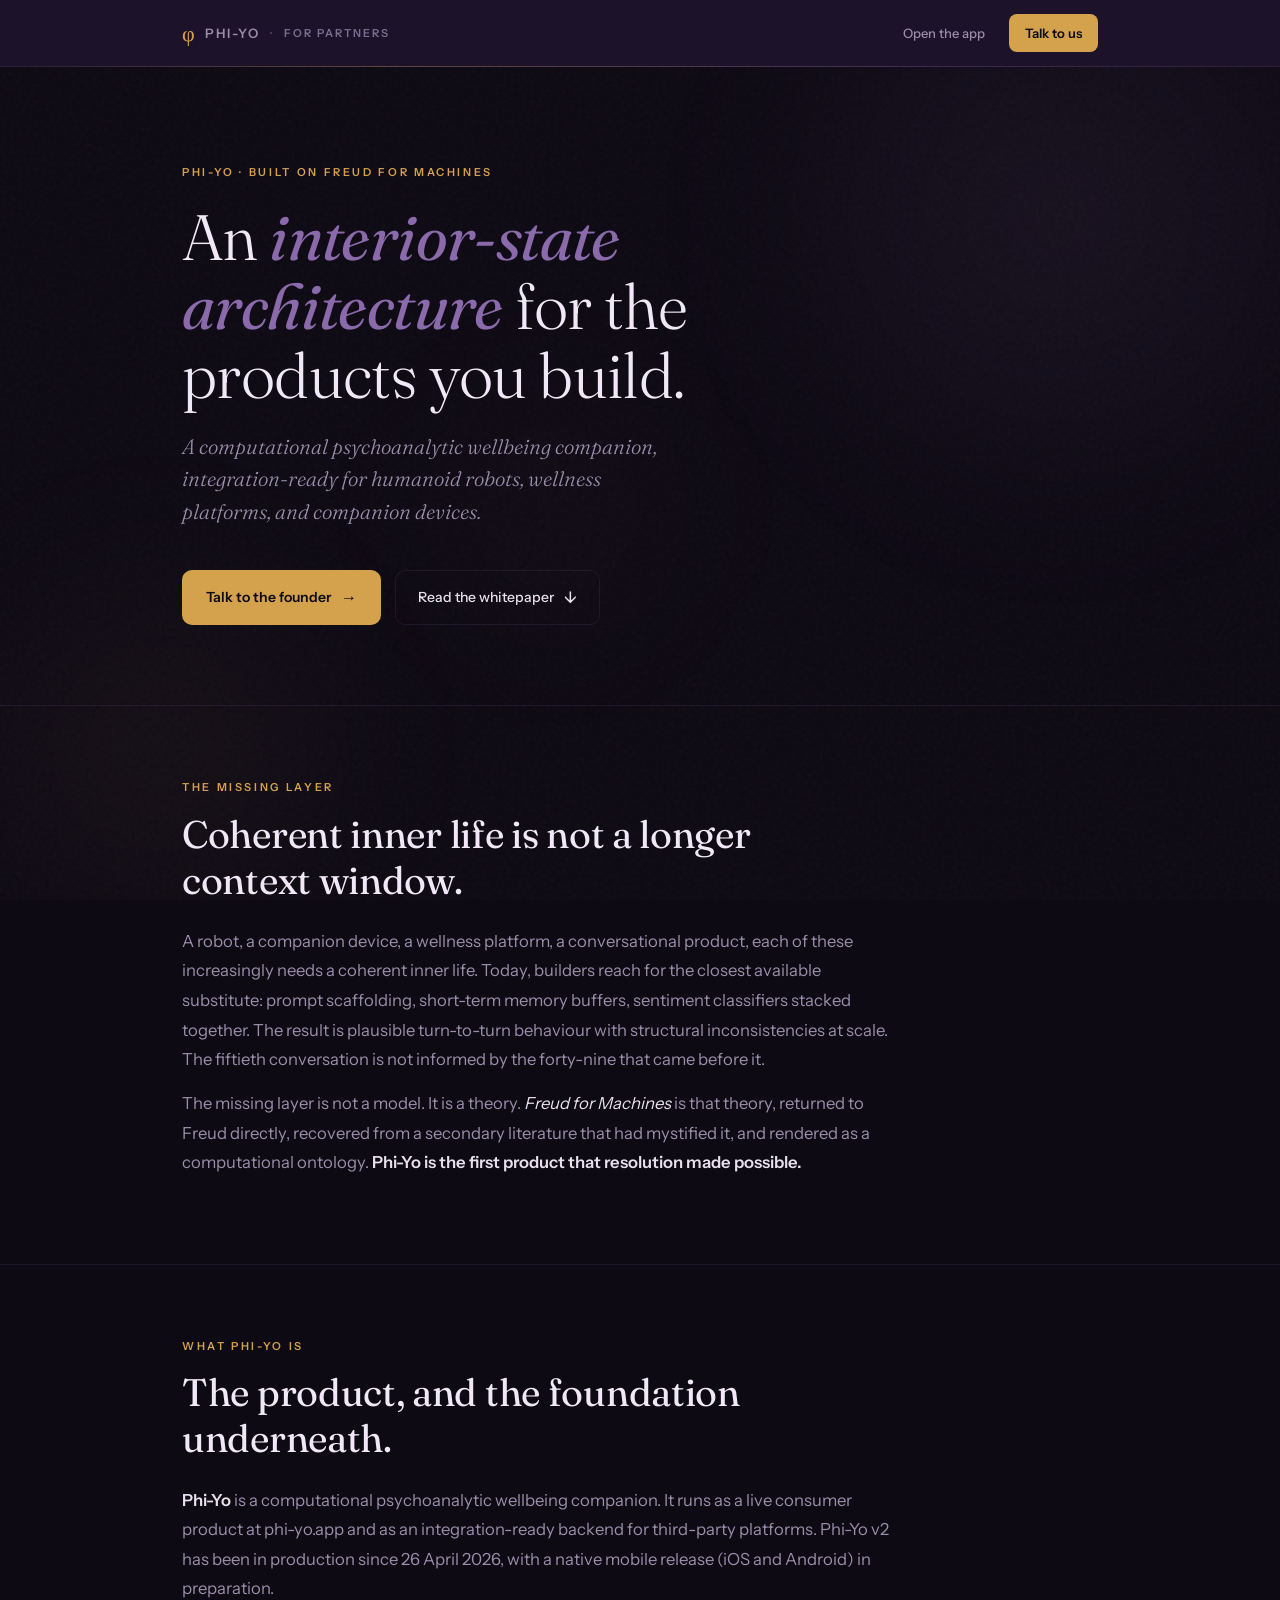
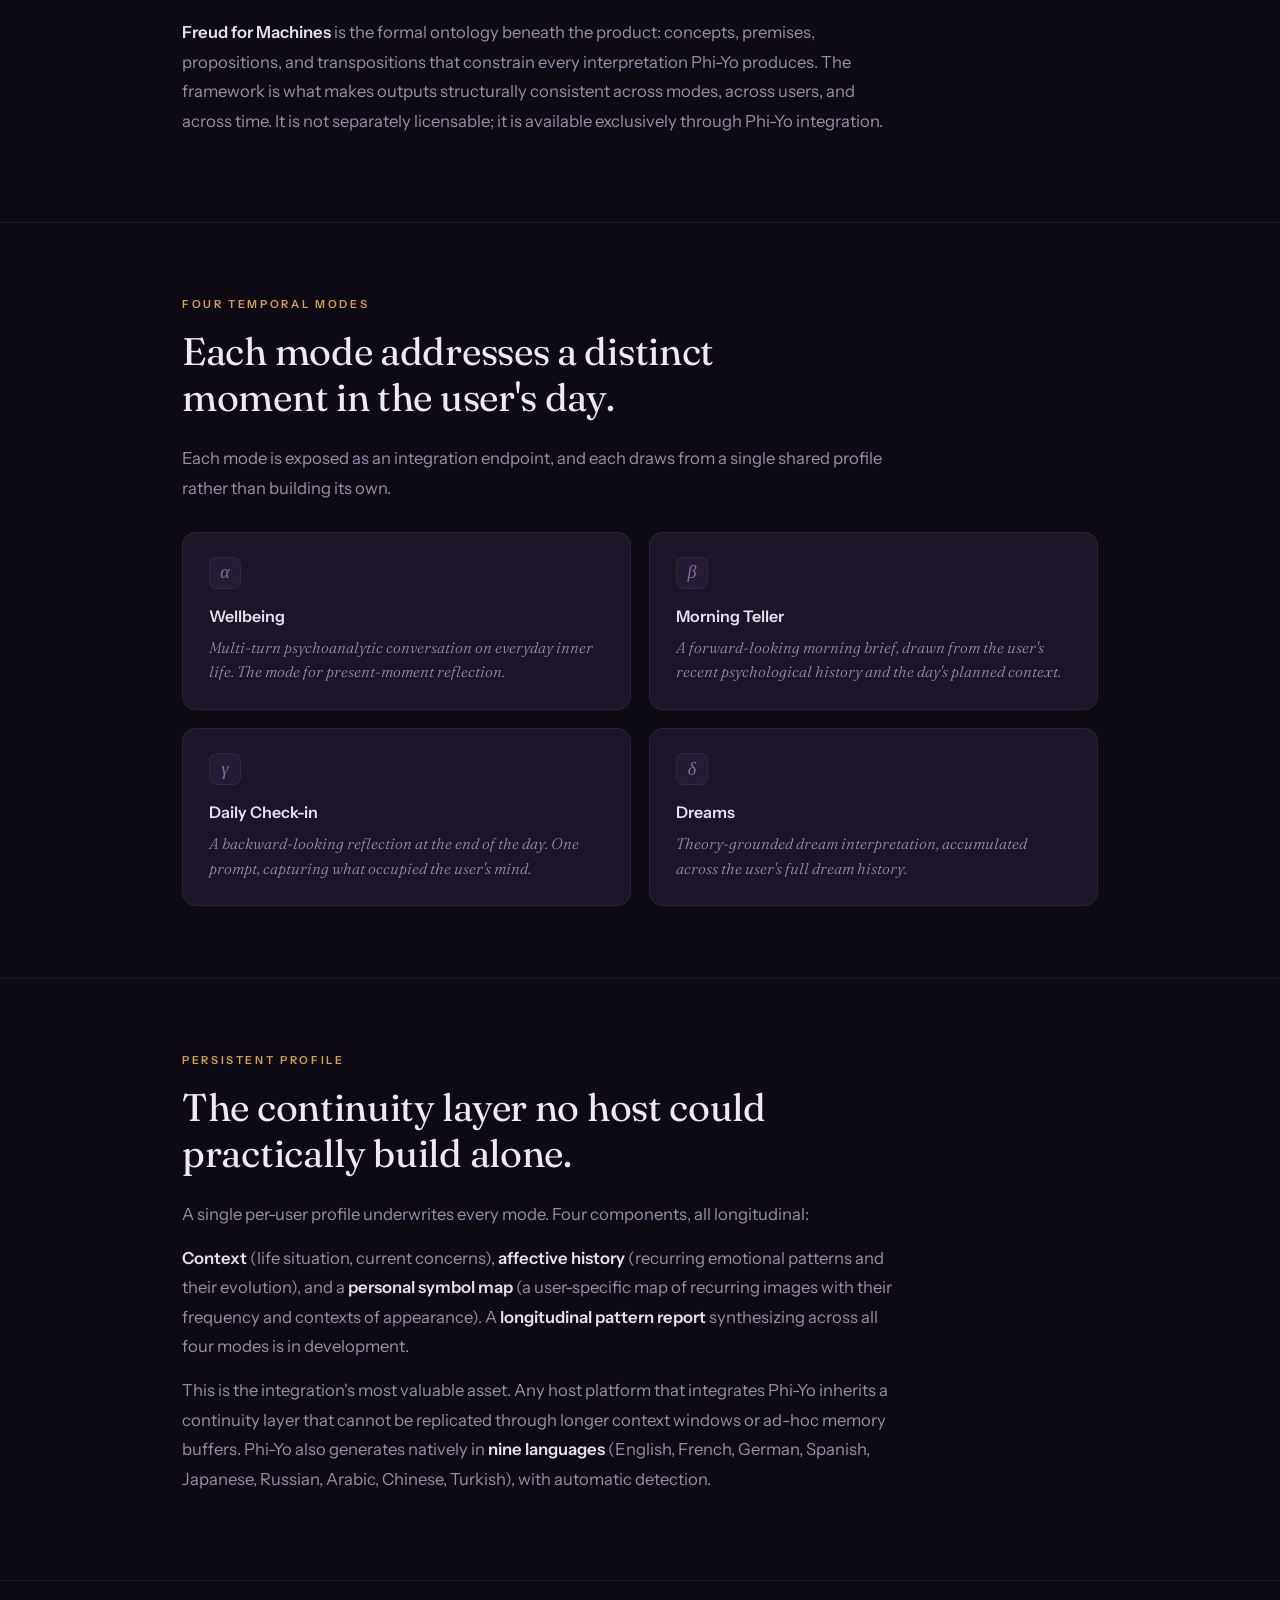
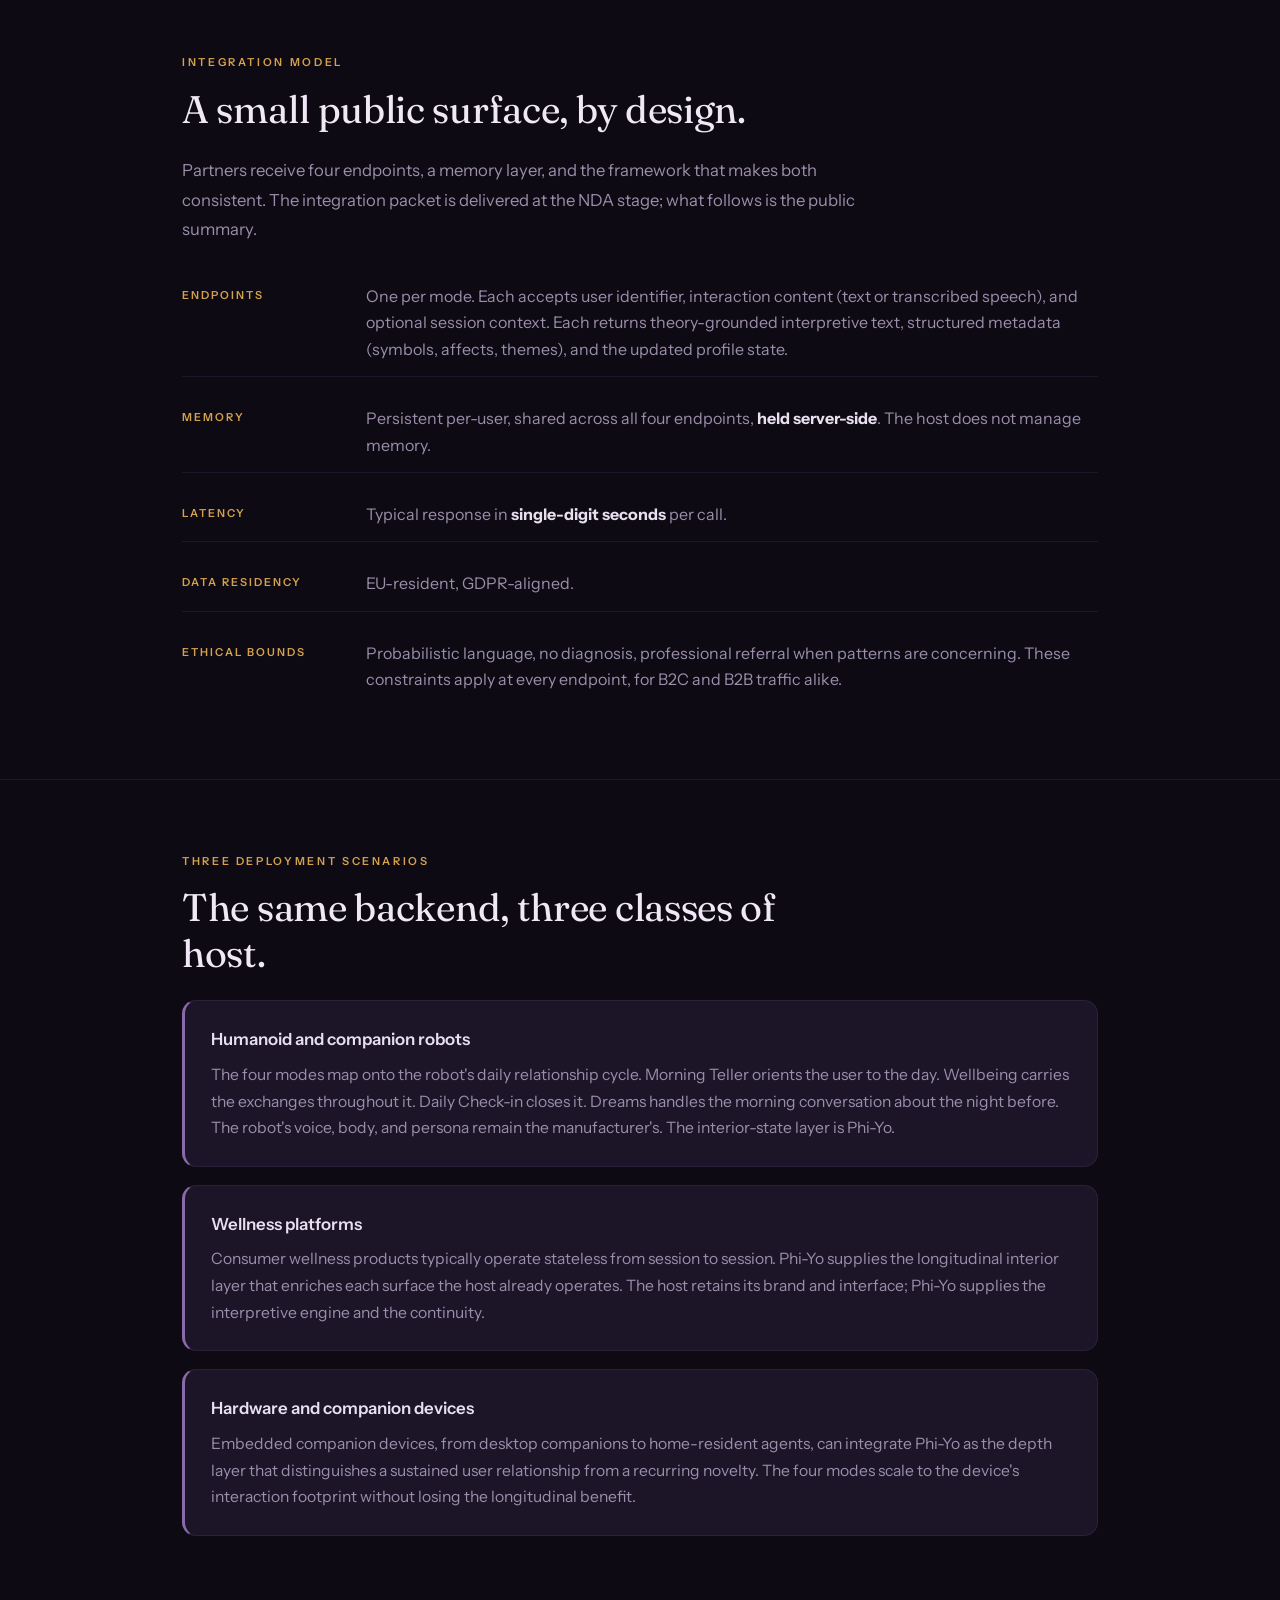
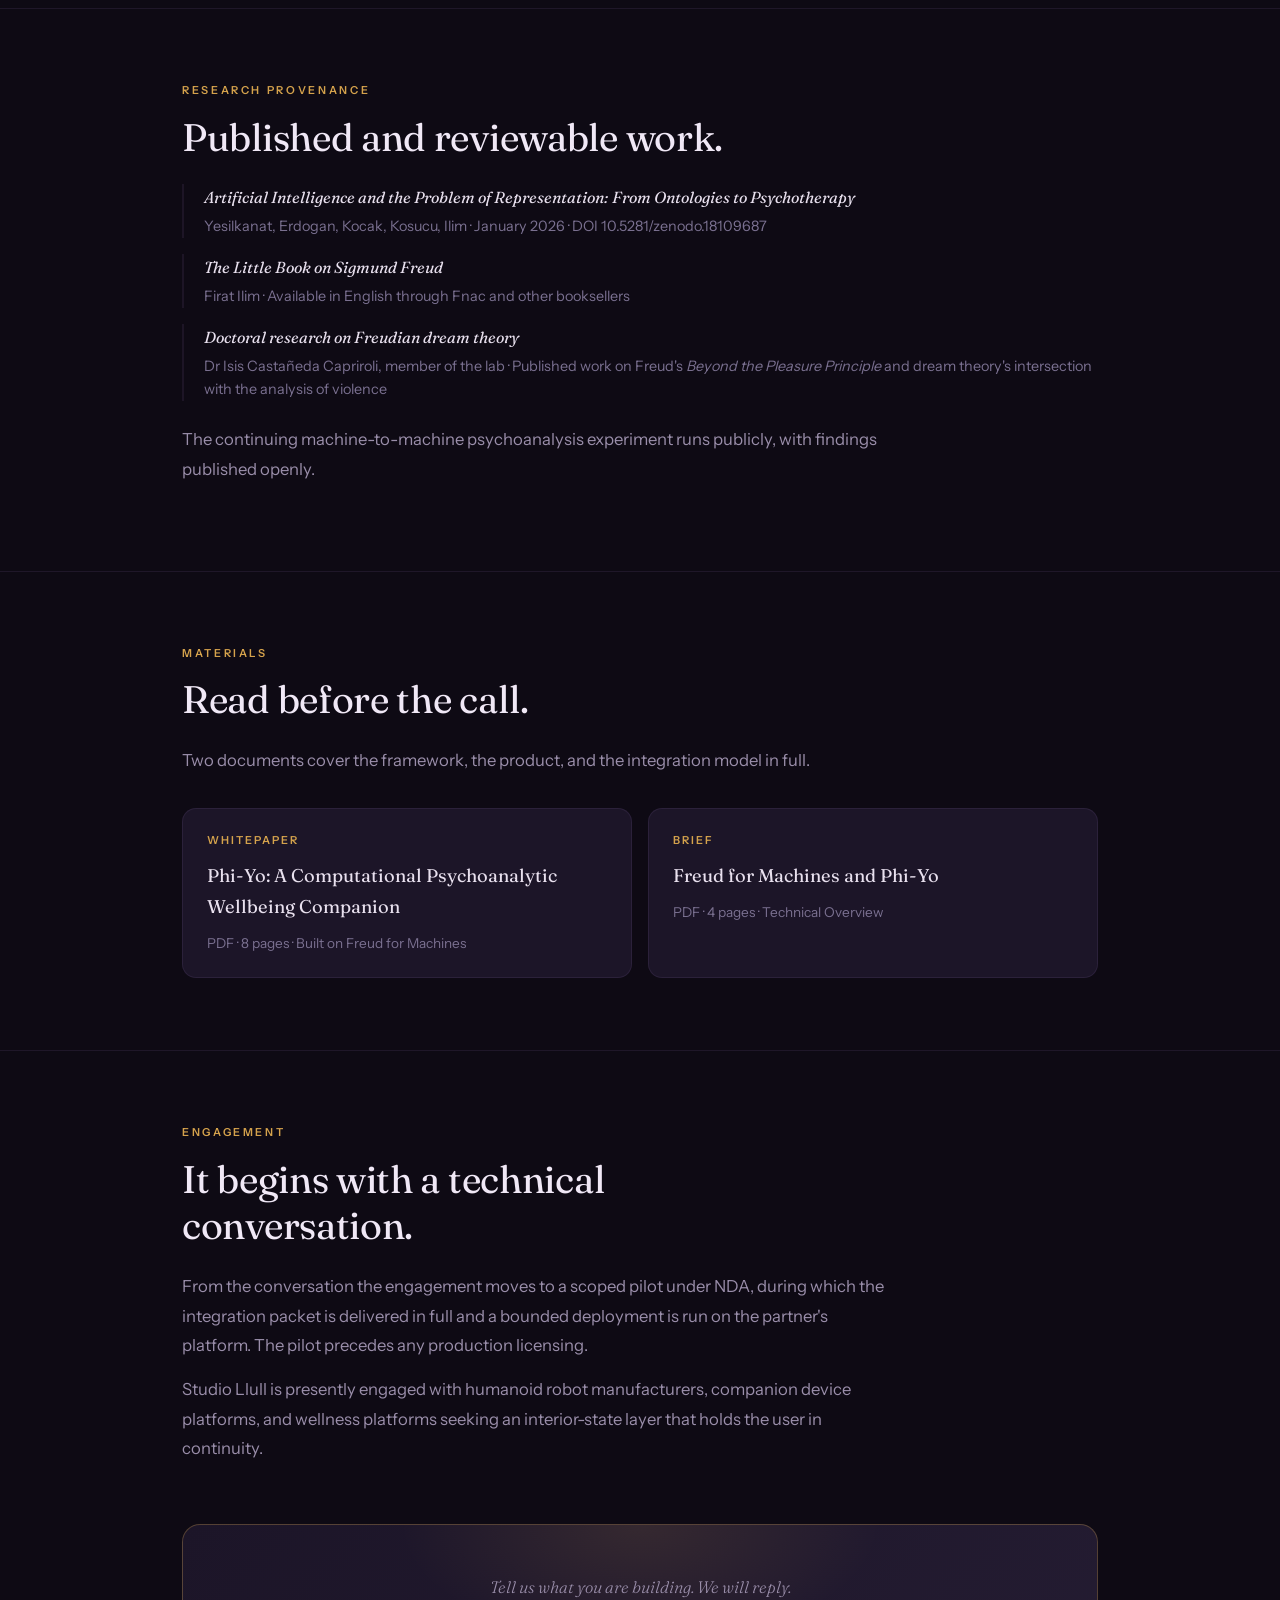
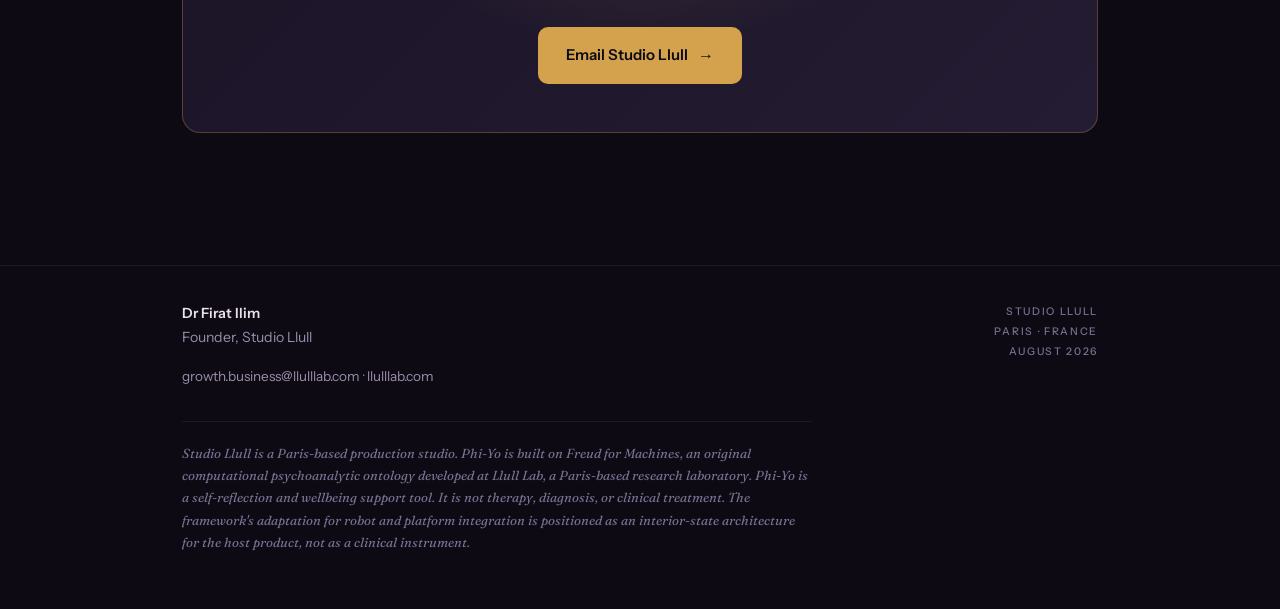
<file: b2b/index.html>
<!DOCTYPE html>
<html lang="en" data-theme="dark">
<head>
<meta charset="UTF-8">
<meta name="viewport" content="width=device-width, initial-scale=1.0">
<title>Phi-Yo for Partners: Computational Psychoanalytic Wellbeing Companion | Studio Llull</title>
<meta name="description" content="Phi-Yo is a computational psychoanalytic wellbeing companion built on Freud for Machines. Integration-ready backend for humanoid robots, wellness platforms, and companion devices.">
<link rel="canonical" href="https://phi-yo.app/b2b/">
<meta property="og:type" content="website">
<meta property="og:url" content="https://phi-yo.app/b2b/">
<meta property="og:title" content="Phi-Yo for Partners: Built on Freud for Machines">
<meta property="og:description" content="An interior-state architecture for humanoid robots, wellness platforms, and companion devices. Built on an original computational psychoanalytic ontology.">
<meta property="og:image" content="https://phi-yo.app/logo.jpg">
<meta name="twitter:card" content="summary">
<meta name="twitter:title" content="Phi-Yo for Partners">
<meta name="twitter:description" content="An interior-state architecture for humanoid robots, wellness platforms, and companion devices.">
<link rel="icon" href="data:image/svg+xml,<svg xmlns='http://www.w3.org/2000/svg' viewBox='0 0 100 100'><text y='.9em' font-size='90'>φ</text></svg>">
<link rel="stylesheet" href="/fonts/gf-9cab3170.css">
<style>
*,*::before,*::after { box-sizing:border-box; margin:0; padding:0; }

:root {
  --bg-abyss:#0e0a14;
  --bg-deep:#140f1e;
  --bg-raised:#1c1528;
  --bg-surface:#241c32;
  --bg-glow:rgba(30,20,44,0.92);
  --amber:#d4a24c;
  --amber-bright:#e8be6a;
  --amber-dim:#8a6a2e;
  --amber-glow:rgba(212,162,76,0.12);
  --amber-ghost:rgba(212,162,76,0.06);
  --plum:#8a6aaa;
  --plum-dim:rgba(138,106,170,0.12);
  --lavender:#a08cc0;
  --rose:#c47a7a;
  --text-1:#e8e0ee;
  --text-2:#9a8eaa;
  --text-3:#7a7090;
  --text-hero:#f0e8f6;
  --border:rgba(138,106,170,0.14);
  --border-hover:rgba(212,162,76,0.30);
  --font-display:'Fraunces',Georgia,serif;
  --font-body:'Instrument Sans','Helvetica Neue',sans-serif;
  --ease:cubic-bezier(0.4,0,0.2,1);
  --ease-out:cubic-bezier(0.0,0,0.2,1);
}

html { scroll-behavior:smooth; font-size:16px; }
body {
  font-family:var(--font-body);
  background:var(--bg-abyss);
  color:var(--text-1);
  line-height:1.7;
  -webkit-font-smoothing:antialiased;
  overflow-x:hidden;
}
::selection { background:rgba(212,162,76,0.25); color:var(--text-hero); }
::-webkit-scrollbar { width:6px; }
::-webkit-scrollbar-track { background:var(--bg-abyss); }
::-webkit-scrollbar-thumb { background:var(--plum-dim); border-radius:3px; }
:focus-visible { outline:2px solid var(--amber); outline-offset:3px; }

a { color:var(--amber); text-decoration:none; transition:color .2s var(--ease); }
a:hover { color:var(--amber-bright); }

/* ===== AMBIENT ===== */
.ambient { position:fixed; inset:0; pointer-events:none; z-index:0; overflow:hidden; }
.blob {
  position:absolute; border-radius:50%; filter:blur(80px);
  animation: blobMorph 30s ease-in-out infinite;
  will-change: transform, border-radius;
}
.blob-1 { width:700px; height:700px; top:-15%; right:-10%; background:radial-gradient(circle, rgba(138,106,170,0.10), transparent 65%); }
.blob-2 { width:520px; height:520px; bottom:-12%; left:-8%; background:radial-gradient(circle, rgba(212,162,76,0.06), transparent 65%); animation-direction: reverse; animation-duration: 38s; }
.blob-3 { width:340px; height:340px; top:38%; left:30%; background:radial-gradient(circle, rgba(196,122,122,0.04), transparent 70%); animation-duration: 44s; }
@keyframes blobMorph {
  0%,100% { transform:translate(0,0) rotate(0deg); border-radius:50%; }
  33%     { transform:translate(22px,-16px) rotate(5deg); border-radius:60% 40% 55% 45%/50% 60% 40% 50%; }
  66%     { transform:translate(-14px,20px) rotate(-3deg); border-radius:45% 55% 40% 60%/55% 45% 60% 40%; }
}
.ambient::after {
  content:''; position:absolute; inset:0; opacity:0.03;
  background-image:url("data:image/svg+xml,%3Csvg viewBox='0 0 256 256' xmlns='http://www.w3.org/2000/svg'%3E%3Cfilter id='n'%3E%3CfeTurbulence type='fractalNoise' baseFrequency='0.9' numOctaves='4' stitchTiles='stitch'/%3E%3C/filter%3E%3Crect width='100%25' height='100%25' filter='url(%23n)'/%3E%3C/svg%3E");
}
@media (prefers-reduced-motion: reduce) { .blob { animation: none; } }

main, header, section, footer { position:relative; z-index:1; }

.wrap { max-width:980px; margin:0 auto; padding:0 32px; }
@media (max-width:600px) { .wrap { padding:0 22px; } }

/* ===== HEADER ===== */
.site-header {
  position:sticky; top:0; z-index:50;
  background:var(--bg-glow);
  backdrop-filter:blur(20px) saturate(140%);
  -webkit-backdrop-filter:blur(20px) saturate(140%);
  border-bottom:1px solid var(--border);
  padding:14px 0;
}
.site-header::after {
  content:''; position:absolute; left:0; right:0; bottom:-1px; height:1px;
  background:linear-gradient(90deg, transparent, rgba(212,162,76,0.30) 30%, rgba(138,106,170,0.20) 70%, transparent);
}
.header-inner { display:flex; align-items:center; justify-content:space-between; gap:20px; }
.brand {
  display:flex; align-items:center; gap:10px;
  font-family:var(--font-body); font-size:13px; font-weight:600;
  letter-spacing:0.16em; text-transform:uppercase; color:var(--text-2);
}
.brand-phi { font-family:var(--font-display); font-size:22px; font-weight:400; color:var(--amber); line-height:1; letter-spacing:0; text-transform:none; }
.brand-sep { color:var(--text-3); opacity:0.5; }
.brand-tag { font-size:11px; color:var(--text-3); letter-spacing:0.18em; }
.header-actions { display:flex; gap:10px; align-items:center; }
.header-link {
  font-size:13px; font-weight:500; color:var(--text-2);
  padding:8px 14px; border-radius:8px;
  transition:color .2s var(--ease), background .2s var(--ease);
}
.header-link:hover { color:var(--text-1); background:var(--amber-ghost); }
.header-cta {
  font-size:13px; font-weight:600; color:#0e0a14;
  background:var(--amber); padding:8px 16px; border-radius:8px;
  transition:opacity .2s var(--ease);
}
.header-cta:hover { opacity:.9; color:#0e0a14; }
@media (max-width:600px) { .brand-tag, .header-link.app { display:none; } }

/* ===== HERO ===== */
.hero { padding:96px 0 80px; }
.hero-label {
  font-family:var(--font-body); font-size:11px; font-weight:600;
  letter-spacing:0.24em; text-transform:uppercase;
  color:var(--amber); margin-bottom:20px;
}
.hero h1 {
  font-family:var(--font-display);
  font-weight:300; font-size:clamp(2.4rem, 5.5vw, 4rem);
  line-height:1.08; letter-spacing:-0.6px;
  color:var(--text-hero); margin-bottom:22px;
  max-width:18ch;
}
.hero h1 em { font-style:italic; color:var(--plum); font-weight:400; }
.hero-sub {
  font-family:var(--font-display); font-style:italic; font-weight:300;
  font-size:1.3rem; color:var(--text-2); line-height:1.55;
  max-width:38ch; margin-bottom:42px;
}
.hero-actions { display:flex; gap:14px; flex-wrap:wrap; }
.btn-primary {
  display:inline-flex; align-items:center; gap:10px;
  font-family:var(--font-body); font-size:14px; font-weight:600;
  background:var(--amber); color:#0e0a14;
  padding:14px 24px; border-radius:10px;
  transition:transform .2s var(--ease), box-shadow .2s var(--ease);
}
.btn-primary:hover { color:#0e0a14; transform:translateY(-1px); box-shadow:0 12px 32px var(--amber-glow); }
.btn-outline {
  display:inline-flex; align-items:center; gap:10px;
  font-family:var(--font-body); font-size:14px; font-weight:500;
  background:transparent; color:var(--text-1);
  padding:13px 22px; border-radius:10px;
  border:1px solid var(--border);
  transition:border-color .2s var(--ease), color .2s var(--ease);
}
.btn-outline:hover { color:var(--amber); border-color:var(--border-hover); }
.btn-arrow { font-size:16px; transition:transform .2s var(--ease); }
.btn-primary:hover .btn-arrow, .btn-outline:hover .btn-arrow { transform:translateX(3px); }

/* ===== SECTION ===== */
section.block { padding:72px 0; border-top:1px solid var(--border); }
section.block:first-of-type { border-top:none; }
.eyebrow {
  font-family:var(--font-body); font-size:11px; font-weight:600;
  letter-spacing:0.24em; text-transform:uppercase;
  color:var(--amber); margin-bottom:14px;
}
h2 {
  font-family:var(--font-display); font-weight:400;
  font-size:clamp(1.7rem, 3.5vw, 2.4rem);
  line-height:1.2; letter-spacing:-0.3px;
  color:var(--text-hero); margin-bottom:24px;
  max-width:24ch;
}
h2 em { font-style:italic; color:var(--plum); }
.block p { color:var(--text-2); font-size:1.04rem; line-height:1.78; margin-bottom:14px; max-width:65ch; }
.block p strong { color:var(--text-1); font-weight:600; }
.block p em { color:var(--text-1); font-style:italic; }
.lead { font-family:var(--font-display); font-style:italic; font-weight:300; font-size:1.25rem; color:var(--text-1); line-height:1.55; max-width:42ch; }

/* ===== MODES GRID ===== */
.modes-grid { display:grid; grid-template-columns:1fr 1fr; gap:18px; margin-top:28px; }
@media (max-width:680px) { .modes-grid { grid-template-columns:1fr; } }
.mode-card {
  background:var(--bg-raised);
  border:1px solid var(--border);
  border-radius:14px;
  padding:24px 26px;
  transition:border-color .25s var(--ease), background .25s var(--ease);
  position:relative; overflow:hidden;
}
.mode-card::before {
  content:''; position:absolute; inset:0;
  background:linear-gradient(135deg, var(--amber-ghost), transparent 55%);
  opacity:0; transition:opacity .25s var(--ease);
  pointer-events:none;
}
.mode-card:hover { border-color:var(--border-hover); background:var(--bg-surface); }
.mode-card:hover::before { opacity:1; }
.mode-icon {
  width:32px; height:32px; border-radius:8px;
  background:var(--bg-surface); border:1px solid var(--border);
  display:flex; align-items:center; justify-content:center;
  margin-bottom:14px;
  font-family:var(--font-display); font-style:italic; font-weight:400;
  font-size:18px; color:var(--plum);
  position:relative; z-index:1;
}
.mode-card:hover .mode-icon { color:var(--amber); border-color:var(--amber-dim); }
.mode-name { font-family:var(--font-body); font-weight:600; font-size:1rem; color:var(--text-1); margin-bottom:6px; position:relative; z-index:1; }
.mode-desc { font-family:var(--font-display); font-style:italic; font-size:0.96rem; font-weight:300; color:var(--text-2); line-height:1.6; position:relative; z-index:1; }

/* ===== INTEGRATION TABLE ===== */
.spec-list { margin-top:24px; display:grid; gap:14px; }
.spec-row {
  display:grid; grid-template-columns:160px 1fr; gap:24px;
  padding:14px 0; border-bottom:1px solid var(--border);
}
.spec-row:last-child { border-bottom:none; }
.spec-key {
  font-family:var(--font-body); font-size:11px; font-weight:600;
  letter-spacing:0.18em; text-transform:uppercase; color:var(--amber);
  padding-top:3px;
}
.spec-val { color:var(--text-2); font-size:1rem; line-height:1.65; }
.spec-val strong { color:var(--text-1); }
@media (max-width:600px) { .spec-row { grid-template-columns:1fr; gap:6px; } }

/* ===== SCENARIOS ===== */
.scenario-list { display:grid; gap:18px; margin-top:24px; }
.scenario {
  background:var(--bg-raised);
  border:1px solid var(--border);
  border-radius:14px;
  padding:24px 26px;
  border-left:3px solid var(--plum);
}
.scenario h3 { font-family:var(--font-body); font-weight:600; font-size:1.05rem; color:var(--text-1); margin-bottom:8px; }
.scenario p { color:var(--text-2); font-size:0.98rem; line-height:1.7; margin:0; max-width:none; }

/* ===== RESEARCH LIST ===== */
.refs { margin-top:24px; display:grid; gap:16px; }
.ref {
  padding-left:20px; border-left:2px solid var(--plum-dim);
}
.ref-title { font-family:var(--font-display); font-style:italic; color:var(--text-1); font-size:1rem; margin-bottom:4px; }
.ref-meta { font-size:0.9rem; color:var(--text-3); line-height:1.6; }

/* ===== DOWNLOADS ===== */
.downloads { display:grid; grid-template-columns:1fr 1fr; gap:16px; margin-top:32px; }
@media (max-width:600px) { .downloads { grid-template-columns:1fr; } }
.download-card {
  display:flex; flex-direction:column; gap:6px;
  background:var(--bg-raised);
  border:1px solid var(--border);
  border-radius:14px;
  padding:22px 24px;
  transition:border-color .25s var(--ease), background .25s var(--ease), transform .2s var(--ease);
  color:var(--text-1);
}
.download-card:hover { border-color:var(--border-hover); background:var(--bg-surface); transform:translateY(-2px); color:var(--text-1); }
.dl-label { font-family:var(--font-body); font-size:11px; font-weight:600; letter-spacing:0.18em; text-transform:uppercase; color:var(--amber); }
.dl-title { font-family:var(--font-display); font-weight:500; font-size:1.15rem; color:var(--text-1); margin-top:4px; }
.dl-meta { font-size:0.85rem; color:var(--text-3); margin-top:4px; }

/* ===== FINAL CTA ===== */
.cta-block {
  margin-top:60px;
  padding:48px 36px;
  border-radius:18px;
  background:linear-gradient(135deg, var(--bg-raised), var(--bg-surface));
  border:1px solid var(--border-hover);
  text-align:center;
  position:relative;
  overflow:hidden;
}
.cta-block::before {
  content:''; position:absolute; inset:0;
  background:radial-gradient(ellipse 400px 200px at 50% 0%, var(--amber-glow), transparent 60%);
  pointer-events:none;
}
.cta-block > * { position:relative; z-index:1; }
.cta-block .lead { margin:0 auto 24px; }
.cta-block .btn-primary { font-size:15px; padding:15px 28px; }

/* ===== FOOTER ===== */
footer {
  margin-top:60px;
  padding:36px 0 56px;
  border-top:1px solid var(--border);
}
.footer-inner {
  display:flex; justify-content:space-between; align-items:flex-start;
  flex-wrap:wrap; gap:24px;
}
.footer-left { font-size:0.88rem; color:var(--text-2); line-height:1.85; }
.footer-left strong { color:var(--text-1); font-weight:600; }
.cofounders { display:flex; flex-wrap:wrap; gap:36px; margin-bottom:14px; }
.cofounder { line-height:1.7; }
.footer-contact { font-size:0.85rem; color:var(--text-3); }
.footer-contact a { color:var(--text-2); }
.footer-contact a:hover { color:var(--amber); }
.footer-right {
  font-family:var(--font-body); font-size:10.5px; font-weight:500;
  letter-spacing:0.16em; text-transform:uppercase; color:var(--text-3);
  text-align:right; line-height:1.9;
}
.footer-right a { color:var(--text-3); }
.footer-right a:hover { color:var(--amber); }
.disclaimer {
  margin-top:32px;
  padding-top:20px;
  border-top:1px solid var(--border);
  font-size:0.82rem;
  color:var(--text-3);
  line-height:1.7;
  font-style:italic;
  font-family:var(--font-display);
  max-width:70ch;
}

@media (max-width:600px) {
  .hero { padding:60px 0 56px; }
  section.block { padding:54px 0; }
  .cta-block { padding:36px 22px; }
  .footer-inner { flex-direction:column; }
  .footer-right { text-align:left; }
}
</style>
</head>
<body>

<div class="ambient" aria-hidden="true">
  <div class="blob blob-1"></div>
  <div class="blob blob-2"></div>
  <div class="blob blob-3"></div>
</div>

<header class="site-header">
  <div class="wrap header-inner">
    <a href="/b2b/" class="brand">
      <span class="brand-phi">φ</span>
      <span>Phi-Yo</span>
      <span class="brand-sep">·</span>
      <span class="brand-tag">For Partners</span>
    </a>
    <div class="header-actions">
      <a href="https://phi-yo.app" class="header-link app">Open the app</a>
      <a href="#engagement" class="header-cta">Talk to us</a>
    </div>
  </div>
</header>

<main>

  <section class="hero">
    <div class="wrap">
      <div class="hero-label">Phi-Yo · Built on Freud for Machines</div>
      <h1>An <em>interior-state architecture</em> for the products you build.</h1>
      <p class="hero-sub">A computational psychoanalytic wellbeing companion, integration-ready for humanoid robots, wellness platforms, and companion devices.</p>
      <div class="hero-actions">
        <a href="#engagement" class="btn-primary">Talk to the founder <span class="btn-arrow">→</span></a>
        <a href="#downloads" class="btn-outline">Read the whitepaper <span class="btn-arrow">↓</span></a>
      </div>
    </div>
  </section>

  <section class="block">
    <div class="wrap">
      <div class="eyebrow">The missing layer</div>
      <h2>Coherent inner life is not a longer context window.</h2>
      <p>A robot, a companion device, a wellness platform, a conversational product, each of these increasingly needs a coherent inner life. Today, builders reach for the closest available substitute: prompt scaffolding, short-term memory buffers, sentiment classifiers stacked together. The result is plausible turn-to-turn behaviour with structural inconsistencies at scale. The fiftieth conversation is not informed by the forty-nine that came before it.</p>
      <p>The missing layer is not a model. It is a theory. <em>Freud for Machines</em> is that theory, returned to Freud directly, recovered from a secondary literature that had mystified it, and rendered as a computational ontology. <strong>Phi-Yo is the first product that resolution made possible.</strong></p>
    </div>
  </section>

  <section class="block">
    <div class="wrap">
      <div class="eyebrow">What Phi-Yo is</div>
      <h2>The product, and the foundation underneath.</h2>
      <p><strong>Phi-Yo</strong> is a computational psychoanalytic wellbeing companion. It runs as a live consumer product at phi-yo.app and as an integration-ready backend for third-party platforms. Phi-Yo v2 has been in production since 26 April 2026, with a native mobile release (iOS and Android) in preparation.</p>
      <p><strong>Freud for Machines</strong> is the formal ontology beneath the product: concepts, premises, propositions, and transpositions that constrain every interpretation Phi-Yo produces. The framework is what makes outputs structurally consistent across modes, across users, and across time. It is not separately licensable; it is available exclusively through Phi-Yo integration.</p>
    </div>
  </section>

  <section class="block">
    <div class="wrap">
      <div class="eyebrow">Four temporal modes</div>
      <h2>Each mode addresses a distinct moment in the user's day.</h2>
      <p>Each mode is exposed as an integration endpoint, and each draws from a single shared profile rather than building its own.</p>
      <div class="modes-grid">
        <div class="mode-card">
          <div class="mode-icon">α</div>
          <div class="mode-name">Wellbeing</div>
          <div class="mode-desc">Multi-turn psychoanalytic conversation on everyday inner life. The mode for present-moment reflection.</div>
        </div>
        <div class="mode-card">
          <div class="mode-icon">β</div>
          <div class="mode-name">Morning Teller</div>
          <div class="mode-desc">A forward-looking morning brief, drawn from the user's recent psychological history and the day's planned context.</div>
        </div>
        <div class="mode-card">
          <div class="mode-icon">γ</div>
          <div class="mode-name">Daily Check-in</div>
          <div class="mode-desc">A backward-looking reflection at the end of the day. One prompt, capturing what occupied the user's mind.</div>
        </div>
        <div class="mode-card">
          <div class="mode-icon">δ</div>
          <div class="mode-name">Dreams</div>
          <div class="mode-desc">Theory-grounded dream interpretation, accumulated across the user's full dream history.</div>
        </div>
      </div>
    </div>
  </section>

  <section class="block">
    <div class="wrap">
      <div class="eyebrow">Persistent profile</div>
      <h2>The continuity layer no host could practically build alone.</h2>
      <p>A single per-user profile underwrites every mode. Four components, all longitudinal:</p>
      <p><strong>Context</strong> (life situation, current concerns), <strong>affective history</strong> (recurring emotional patterns and their evolution), and a <strong>personal symbol map</strong> (a user-specific map of recurring images with their frequency and contexts of appearance). A <strong>longitudinal pattern report</strong> synthesizing across all four modes is in development.</p>
      <p>This is the integration's most valuable asset. Any host platform that integrates Phi-Yo inherits a continuity layer that cannot be replicated through longer context windows or ad-hoc memory buffers. Phi-Yo also generates natively in <strong>nine languages</strong> (English, French, German, Spanish, Japanese, Russian, Arabic, Chinese, Turkish), with automatic detection.</p>
    </div>
  </section>

  <section class="block">
    <div class="wrap">
      <div class="eyebrow">Integration model</div>
      <h2>A small public surface, by design.</h2>
      <p>Partners receive four endpoints, a memory layer, and the framework that makes both consistent. The integration packet is delivered at the NDA stage; what follows is the public summary.</p>
      <div class="spec-list">
        <div class="spec-row">
          <div class="spec-key">Endpoints</div>
          <div class="spec-val">One per mode. Each accepts user identifier, interaction content (text or transcribed speech), and optional session context. Each returns theory-grounded interpretive text, structured metadata (symbols, affects, themes), and the updated profile state.</div>
        </div>
        <div class="spec-row">
          <div class="spec-key">Memory</div>
          <div class="spec-val">Persistent per-user, shared across all four endpoints, <strong>held server-side</strong>. The host does not manage memory.</div>
        </div>
        <div class="spec-row">
          <div class="spec-key">Latency</div>
          <div class="spec-val">Typical response in <strong>single-digit seconds</strong> per call.</div>
        </div>
        <div class="spec-row">
          <div class="spec-key">Data residency</div>
          <div class="spec-val">EU-resident, GDPR-aligned.</div>
        </div>
        <div class="spec-row">
          <div class="spec-key">Ethical bounds</div>
          <div class="spec-val">Probabilistic language, no diagnosis, professional referral when patterns are concerning. These constraints apply at every endpoint, for B2C and B2B traffic alike.</div>
        </div>
      </div>
    </div>
  </section>

  <section class="block">
    <div class="wrap">
      <div class="eyebrow">Three deployment scenarios</div>
      <h2>The same backend, three classes of host.</h2>
      <div class="scenario-list">
        <div class="scenario">
          <h3>Humanoid and companion robots</h3>
          <p>The four modes map onto the robot's daily relationship cycle. Morning Teller orients the user to the day. Wellbeing carries the exchanges throughout it. Daily Check-in closes it. Dreams handles the morning conversation about the night before. The robot's voice, body, and persona remain the manufacturer's. The interior-state layer is Phi-Yo.</p>
        </div>
        <div class="scenario">
          <h3>Wellness platforms</h3>
          <p>Consumer wellness products typically operate stateless from session to session. Phi-Yo supplies the longitudinal interior layer that enriches each surface the host already operates. The host retains its brand and interface; Phi-Yo supplies the interpretive engine and the continuity.</p>
        </div>
        <div class="scenario">
          <h3>Hardware and companion devices</h3>
          <p>Embedded companion devices, from desktop companions to home-resident agents, can integrate Phi-Yo as the depth layer that distinguishes a sustained user relationship from a recurring novelty. The four modes scale to the device's interaction footprint without losing the longitudinal benefit.</p>
        </div>
      </div>
    </div>
  </section>

  <section class="block">
    <div class="wrap">
      <div class="eyebrow">Research provenance</div>
      <h2>Published and reviewable work.</h2>
      <div class="refs">
        <div class="ref">
          <div class="ref-title">Artificial Intelligence and the Problem of Representation: From Ontologies to Psychotherapy</div>
          <div class="ref-meta">Yesilkanat, Erdogan, Kocak, Kosucu, Ilim · January 2026 · DOI 10.5281/zenodo.18109687</div>
        </div>
        <div class="ref">
          <div class="ref-title">The Little Book on Sigmund Freud</div>
          <div class="ref-meta">Firat Ilim · Available in English through Fnac and other booksellers</div>
        </div>
        <div class="ref">
          <div class="ref-title">Doctoral research on Freudian dream theory</div>
          <div class="ref-meta">Dr Isis Castañeda Capriroli, member of the lab · Published work on Freud's <em>Beyond the Pleasure Principle</em> and dream theory's intersection with the analysis of violence</div>
        </div>
      </div>
      <p style="margin-top:24px;">The continuing machine-to-machine psychoanalysis experiment runs publicly, with findings published openly.</p>
    </div>
  </section>

  <section class="block" id="downloads">
    <div class="wrap">
      <div class="eyebrow">Materials</div>
      <h2>Read before the call.</h2>
      <p>Two documents cover the framework, the product, and the integration model in full.</p>
      <div class="downloads">
        <a href="Phi-Yo_Technical_Whitepaper.pdf" class="download-card" download>
          <div class="dl-label">Whitepaper</div>
          <div class="dl-title">Phi-Yo: A Computational Psychoanalytic Wellbeing Companion</div>
          <div class="dl-meta">PDF · 8 pages · Built on Freud for Machines</div>
        </a>
        <a href="Phi-Yo_Technical_Overview.pdf" class="download-card" download>
          <div class="dl-label">Brief</div>
          <div class="dl-title">Freud for Machines and Phi-Yo</div>
          <div class="dl-meta">PDF · 4 pages · Technical Overview</div>
        </a>
      </div>
    </div>
  </section>

  <section class="block" id="engagement">
    <div class="wrap">
      <div class="eyebrow">Engagement</div>
      <h2>It begins with a technical conversation.</h2>
      <p>From the conversation the engagement moves to a scoped pilot under NDA, during which the integration packet is delivered in full and a bounded deployment is run on the partner's platform. The pilot precedes any production licensing.</p>
      <p>Studio Llull is presently engaged with humanoid robot manufacturers, companion device platforms, and wellness platforms seeking an interior-state layer that holds the user in continuity.</p>
      <div class="cta-block">
        <p class="lead">Tell us what you are building. We will reply.</p>
        <a href="mailto:growth.business@llulllab.com?subject=Phi-Yo%20integration%20inquiry" class="btn-primary">Email Studio Llull <span class="btn-arrow">→</span></a>
      </div>
    </div>
  </section>

</main>

<footer>
  <div class="wrap">
    <div class="footer-inner">
      <div class="footer-left">
        <div class="cofounders">
          <div class="cofounder">
            <strong>Dr Firat Ilim</strong><br>
            Founder, Studio Llull
          </div>
        </div>
        <div class="footer-contact">
          <a href="mailto:growth.business@llulllab.com">growth.business@llulllab.com</a> &middot; <a href="https://llulllab.com">llulllab.com</a>
        </div>
      </div>
      <div class="footer-right">
        Studio Llull<br>
        Paris · France<br>
        August 2026
      </div>
    </div>
    <div class="disclaimer">
      Studio Llull is a Paris-based production studio. Phi-Yo is built on <em>Freud for Machines</em>, an original computational psychoanalytic ontology developed at Llull Lab, a Paris-based research laboratory. Phi-Yo is a self-reflection and wellbeing support tool. It is not therapy, diagnosis, or clinical treatment. The framework's adaptation for robot and platform integration is positioned as an interior-state architecture for the host product, not as a clinical instrument.
    </div>
  </div>
</footer>

</body>
</html>
</file>
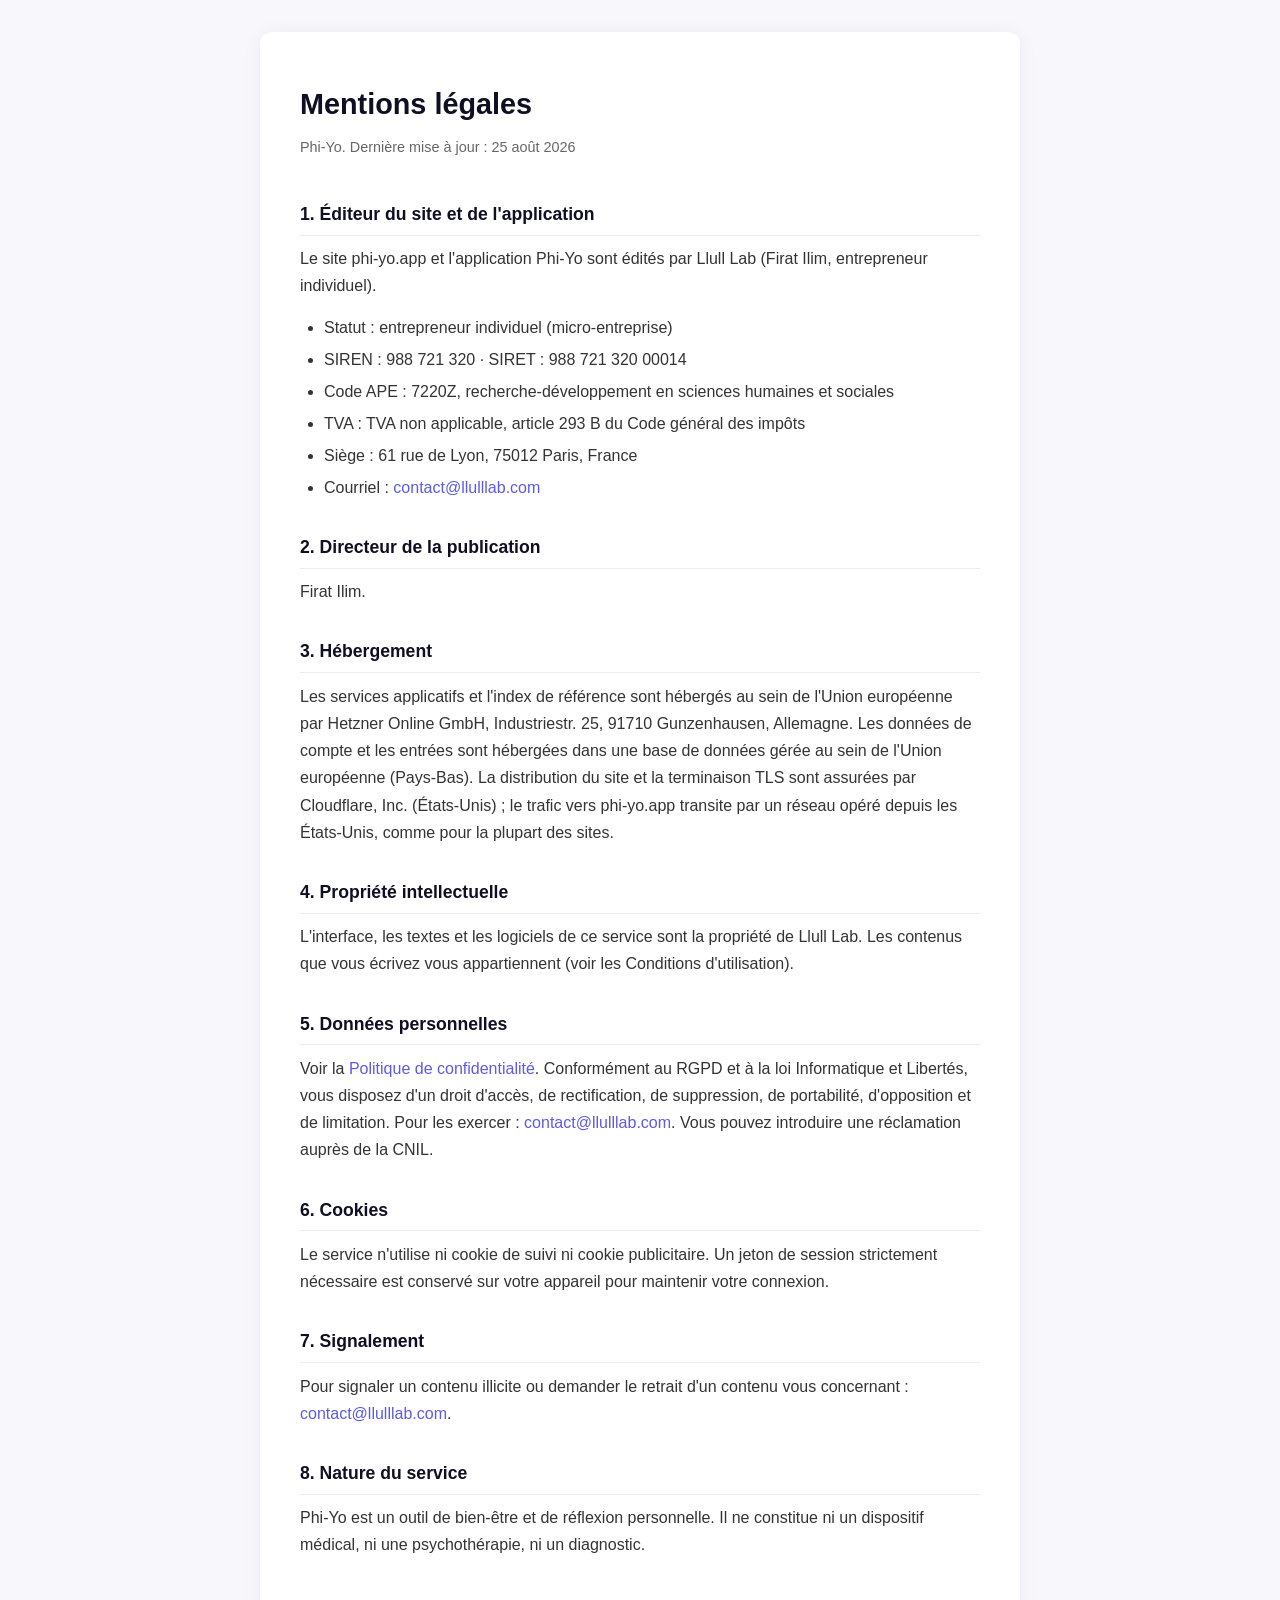
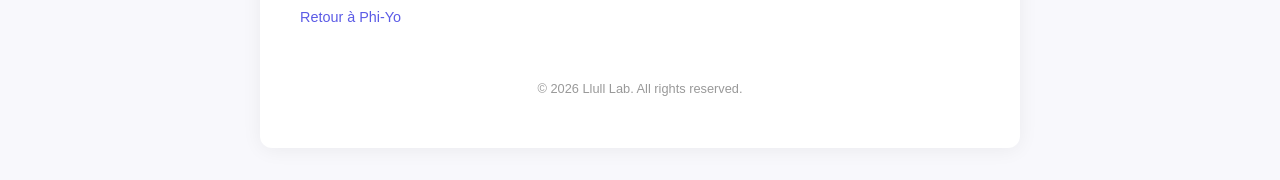
<file: mentions-legales/index.html>
<!DOCTYPE html>
<html lang="fr">
<head>
  <meta charset="UTF-8">
  <meta name="viewport" content="width=device-width, initial-scale=1.0">
  <title>Mentions légales : Phi-Yo</title>
  <style>
    * { box-sizing: border-box; margin: 0; padding: 0; }
    body {
      font-family: -apple-system, BlinkMacSystemFont, "Segoe UI", Roboto, Helvetica, Arial, sans-serif;
      font-size: 16px;
      line-height: 1.7;
      color: #1a1a2e;
      background: #f8f8fc;
      padding: 2rem 1rem;
    }
    .container {
      max-width: 760px;
      margin: 0 auto;
      background: #fff;
      border-radius: 12px;
      padding: 3rem 2.5rem;
      box-shadow: 0 2px 20px rgba(0,0,0,0.06);
    }
    h1 { font-size: 1.8rem; margin-bottom: 0.4rem; color: #0f0f23; }
    .subtitle { color: #666; margin-bottom: 2.5rem; font-size: 0.9rem; }
    h2 { font-size: 1.1rem; margin-top: 2rem; margin-bottom: 0.6rem; color: #0f0f23; border-bottom: 1px solid #eee; padding-bottom: 0.3rem; }
    p { margin-bottom: 0.9rem; color: #333; }
    ul { margin: 0.5rem 0 0.9rem 1.5rem; color: #333; }
    li { margin-bottom: 0.3rem; }
    a { color: #5b5be6; text-decoration: none; }
    a:hover { text-decoration: underline; }
    .highlight-box {
      background: #f0f0ff;
      border-left: 3px solid #5b5be6;
      padding: 1rem 1.2rem;
      border-radius: 4px;
      margin: 1rem 0;
    }
    .back-link { display: inline-block; margin-top: 2rem; font-size: 0.9rem; color: #5b5be6; }
    footer { margin-top: 3rem; font-size: 0.8rem; color: #999; text-align: center; }
  </style>
</head>
<body>
<div class="container">
<h1>Mentions légales</h1>
<p class="subtitle">Phi-Yo. Dernière mise à jour : 25 août 2026</p>

<h2>1. Éditeur du site et de l'application</h2>
<p>Le site phi-yo.app et l'application Phi-Yo sont édités par Llull Lab (Firat Ilim, entrepreneur individuel).</p>
<ul>
<li>Statut : entrepreneur individuel (micro-entreprise)</li>
<li>SIREN : 988 721 320 &middot; SIRET : 988 721 320 00014</li>
<li>Code APE : 7220Z, recherche-développement en sciences humaines et sociales</li>
<li>TVA : TVA non applicable, article 293 B du Code général des impôts</li>
<li>Siège : 61 rue de Lyon, 75012 Paris, France</li>
<li>Courriel : <a href="mailto:contact@llulllab.com">contact@llulllab.com</a></li>
</ul>

<h2>2. Directeur de la publication</h2>
<p>Firat Ilim.</p>

<h2>3. Hébergement</h2>
<p>Les services applicatifs et l'index de référence sont hébergés au sein de l'Union européenne par Hetzner Online GmbH, Industriestr. 25, 91710 Gunzenhausen, Allemagne. Les données de compte et les entrées sont hébergées dans une base de données gérée au sein de l'Union européenne (Pays-Bas). La distribution du site et la terminaison TLS sont assurées par Cloudflare, Inc. (États-Unis) ; le trafic vers phi-yo.app transite par un réseau opéré depuis les États-Unis, comme pour la plupart des sites.</p>

<h2>4. Propriété intellectuelle</h2>
<p>L'interface, les textes et les logiciels de ce service sont la propriété de Llull Lab. Les contenus que vous écrivez vous appartiennent (voir les Conditions d'utilisation).</p>

<h2>5. Données personnelles</h2>
<p>Voir la <a href="/privacy-policy">Politique de confidentialité</a>. Conformément au RGPD et à la loi Informatique et Libertés, vous disposez d'un droit d'accès, de rectification, de suppression, de portabilité, d'opposition et de limitation. Pour les exercer : <a href="mailto:contact@llulllab.com">contact@llulllab.com</a>. Vous pouvez introduire une réclamation auprès de la CNIL.</p>

<h2>6. Cookies</h2>
<p>Le service n'utilise ni cookie de suivi ni cookie publicitaire. Un jeton de session strictement nécessaire est conservé sur votre appareil pour maintenir votre connexion.</p>

<h2>7. Signalement</h2>
<p>Pour signaler un contenu illicite ou demander le retrait d'un contenu vous concernant : <a href="mailto:contact@llulllab.com">contact@llulllab.com</a>.</p>

<h2>8. Nature du service</h2>
<p>Phi-Yo est un outil de bien-être et de réflexion personnelle. Il ne constitue ni un dispositif médical, ni une psychothérapie, ni un diagnostic.</p>

<p><a class="back-link" href="/">Retour à Phi-Yo</a></p>
<footer>
      &copy; 2026 Llull Lab. All rights reserved.
    </footer>
  </div>
</body>
</html>
</file>
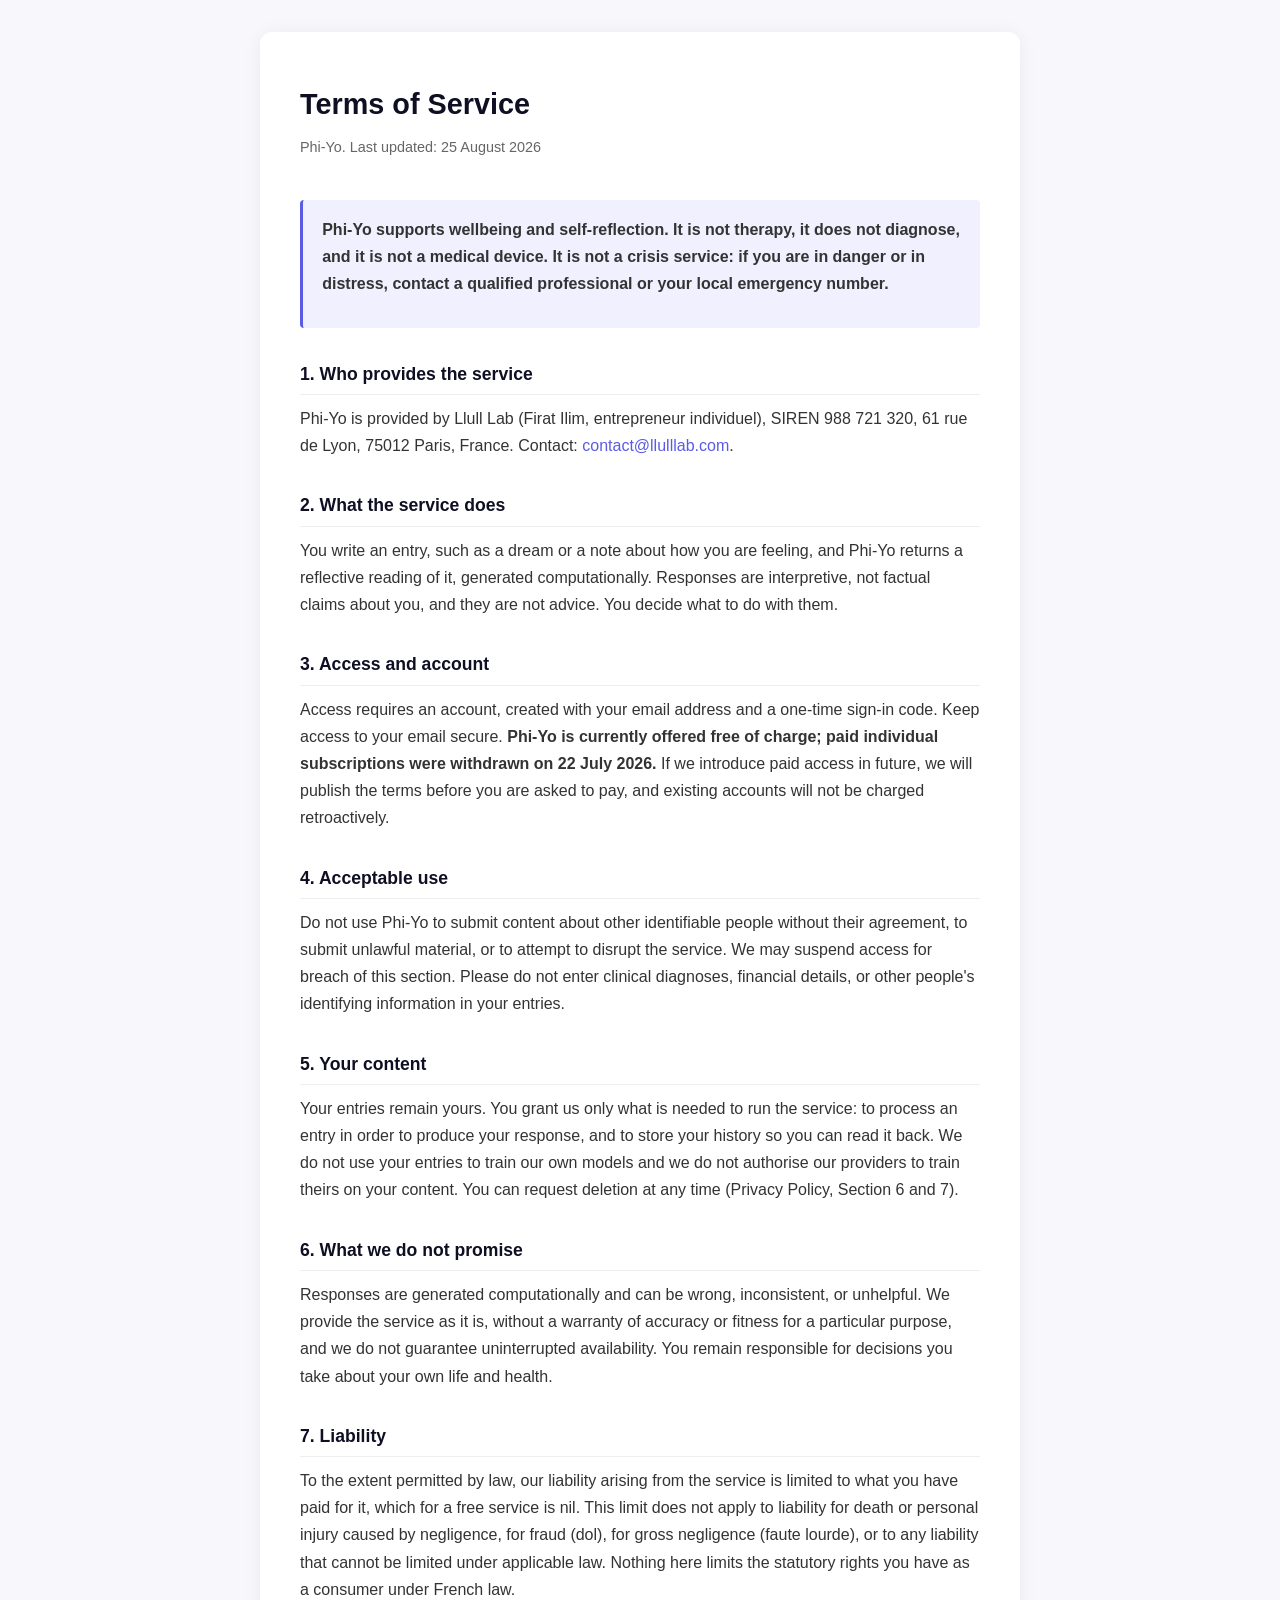
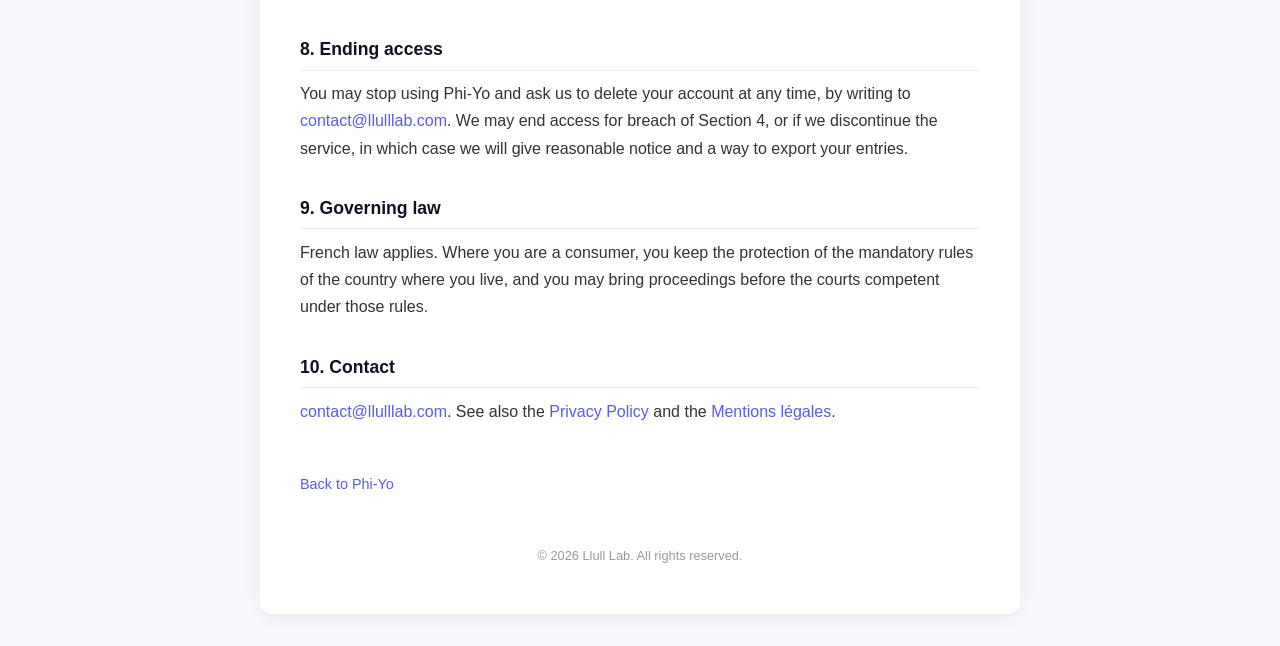
<file: terms/index.html>
<!DOCTYPE html>
<html lang="en">
<head>
  <meta charset="UTF-8">
  <meta name="viewport" content="width=device-width, initial-scale=1.0">
  <title>Terms of Service: Phi-Yo</title>
  <style>
    * { box-sizing: border-box; margin: 0; padding: 0; }
    body {
      font-family: -apple-system, BlinkMacSystemFont, "Segoe UI", Roboto, Helvetica, Arial, sans-serif;
      font-size: 16px;
      line-height: 1.7;
      color: #1a1a2e;
      background: #f8f8fc;
      padding: 2rem 1rem;
    }
    .container {
      max-width: 760px;
      margin: 0 auto;
      background: #fff;
      border-radius: 12px;
      padding: 3rem 2.5rem;
      box-shadow: 0 2px 20px rgba(0,0,0,0.06);
    }
    h1 { font-size: 1.8rem; margin-bottom: 0.4rem; color: #0f0f23; }
    .subtitle { color: #666; margin-bottom: 2.5rem; font-size: 0.9rem; }
    h2 { font-size: 1.1rem; margin-top: 2rem; margin-bottom: 0.6rem; color: #0f0f23; border-bottom: 1px solid #eee; padding-bottom: 0.3rem; }
    p { margin-bottom: 0.9rem; color: #333; }
    ul { margin: 0.5rem 0 0.9rem 1.5rem; color: #333; }
    li { margin-bottom: 0.3rem; }
    a { color: #5b5be6; text-decoration: none; }
    a:hover { text-decoration: underline; }
    .highlight-box {
      background: #f0f0ff;
      border-left: 3px solid #5b5be6;
      padding: 1rem 1.2rem;
      border-radius: 4px;
      margin: 1rem 0;
    }
    .back-link { display: inline-block; margin-top: 2rem; font-size: 0.9rem; color: #5b5be6; }
    footer { margin-top: 3rem; font-size: 0.8rem; color: #999; text-align: center; }
  </style>
</head>
<body>
<div class="container">
<h1>Terms of Service</h1>
<p class="subtitle">Phi-Yo. Last updated: 25 August 2026</p>

<div class="highlight-box"><p><strong>Phi-Yo supports wellbeing and self-reflection. It is not therapy, it does not diagnose, and it is not a medical device. It is not a crisis service: if you are in danger or in distress, contact a qualified professional or your local emergency number.</strong></p></div>

<h2>1. Who provides the service</h2>
<p>Phi-Yo is provided by Llull Lab (Firat Ilim, entrepreneur individuel), SIREN 988 721 320, 61 rue de Lyon, 75012 Paris, France. Contact: <a href="mailto:contact@llulllab.com">contact@llulllab.com</a>.</p>

<h2>2. What the service does</h2>
<p>You write an entry, such as a dream or a note about how you are feeling, and Phi-Yo returns a reflective reading of it, generated computationally. Responses are interpretive, not factual claims about you, and they are not advice. You decide what to do with them.</p>

<h2>3. Access and account</h2>
<p>Access requires an account, created with your email address and a one-time sign-in code. Keep access to your email secure. <strong>Phi-Yo is currently offered free of charge; paid individual subscriptions were withdrawn on 22 July 2026.</strong> If we introduce paid access in future, we will publish the terms before you are asked to pay, and existing accounts will not be charged retroactively.</p>

<h2>4. Acceptable use</h2>
<p>Do not use Phi-Yo to submit content about other identifiable people without their agreement, to submit unlawful material, or to attempt to disrupt the service. We may suspend access for breach of this section. Please do not enter clinical diagnoses, financial details, or other people's identifying information in your entries.</p>

<h2>5. Your content</h2>
<p>Your entries remain yours. You grant us only what is needed to run the service: to process an entry in order to produce your response, and to store your history so you can read it back. We do not use your entries to train our own models and we do not authorise our providers to train theirs on your content. You can request deletion at any time (Privacy Policy, Section 6 and 7).</p>

<h2>6. What we do not promise</h2>
<p>Responses are generated computationally and can be wrong, inconsistent, or unhelpful. We provide the service as it is, without a warranty of accuracy or fitness for a particular purpose, and we do not guarantee uninterrupted availability. You remain responsible for decisions you take about your own life and health.</p>

<h2>7. Liability</h2>
<p>To the extent permitted by law, our liability arising from the service is limited to what you have paid for it, which for a free service is nil. This limit does not apply to liability for death or personal injury caused by negligence, for fraud (dol), for gross negligence (faute lourde), or to any liability that cannot be limited under applicable law. Nothing here limits the statutory rights you have as a consumer under French law.</p>

<h2>8. Ending access</h2>
<p>You may stop using Phi-Yo and ask us to delete your account at any time, by writing to <a href="mailto:contact@llulllab.com">contact@llulllab.com</a>. We may end access for breach of Section 4, or if we discontinue the service, in which case we will give reasonable notice and a way to export your entries.</p>

<h2>9. Governing law</h2>
<p>French law applies. Where you are a consumer, you keep the protection of the mandatory rules of the country where you live, and you may bring proceedings before the courts competent under those rules.</p>

<h2>10. Contact</h2>
<p><a href="mailto:contact@llulllab.com">contact@llulllab.com</a>. See also the <a href="/privacy-policy">Privacy Policy</a> and the <a href="/mentions-legales">Mentions légales</a>.</p>

<p><a class="back-link" href="/">Back to Phi-Yo</a></p>
<footer>
      &copy; 2026 Llull Lab. All rights reserved.
    </footer>
  </div>
</body>
</html>
</file>
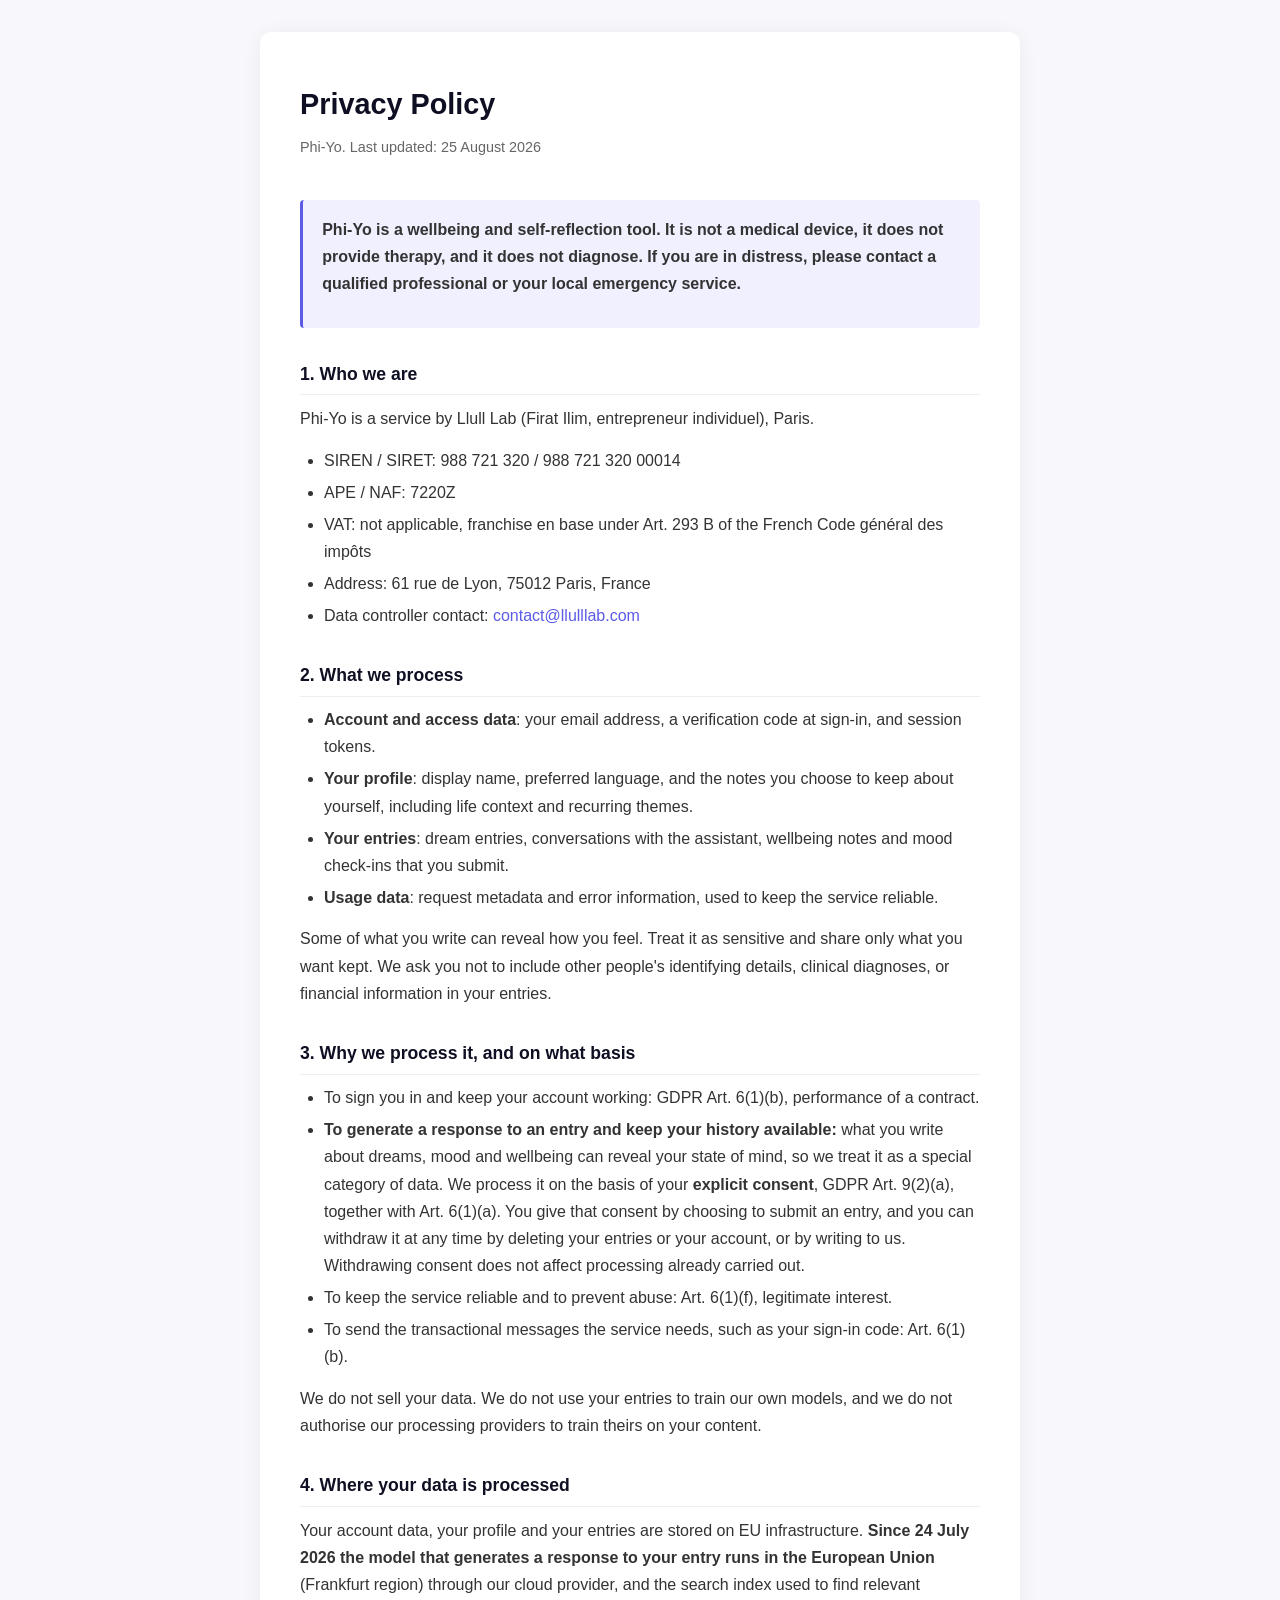
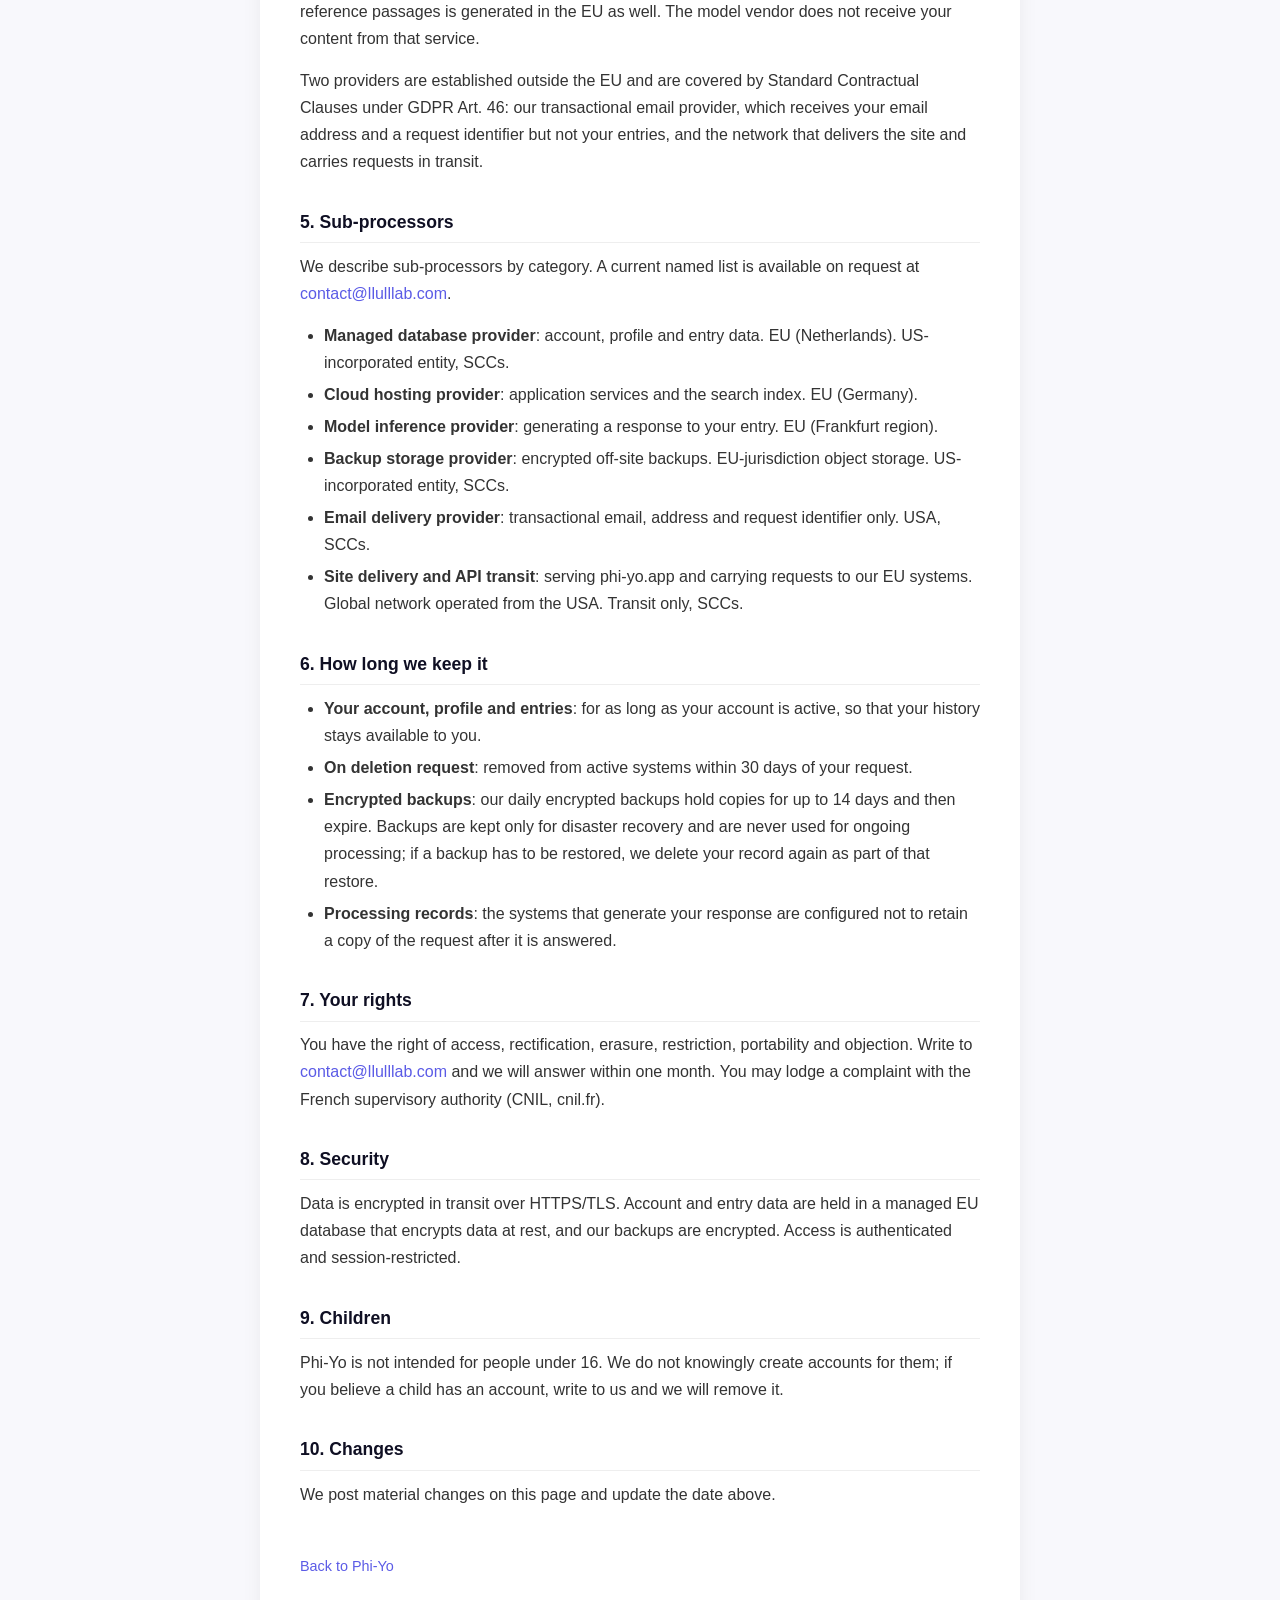
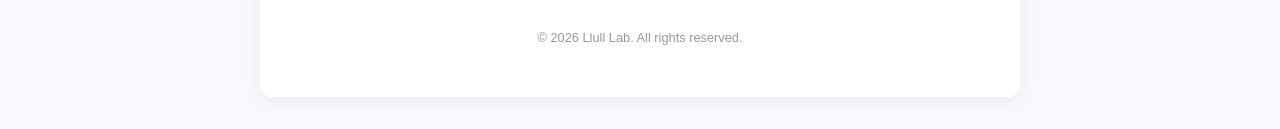
<file: privacy-policy.html>
<!DOCTYPE html>
<html lang="en">
<head>
  <meta charset="UTF-8">
  <meta name="viewport" content="width=device-width, initial-scale=1.0">
  <title>Privacy Policy: Phi-Yo</title>
  <style>
    * { box-sizing: border-box; margin: 0; padding: 0; }
    body {
      font-family: -apple-system, BlinkMacSystemFont, "Segoe UI", Roboto, Helvetica, Arial, sans-serif;
      font-size: 16px;
      line-height: 1.7;
      color: #1a1a2e;
      background: #f8f8fc;
      padding: 2rem 1rem;
    }
    .container {
      max-width: 760px;
      margin: 0 auto;
      background: #fff;
      border-radius: 12px;
      padding: 3rem 2.5rem;
      box-shadow: 0 2px 20px rgba(0,0,0,0.06);
    }
    h1 { font-size: 1.8rem; margin-bottom: 0.4rem; color: #0f0f23; }
    .subtitle { color: #666; margin-bottom: 2.5rem; font-size: 0.9rem; }
    h2 { font-size: 1.1rem; margin-top: 2rem; margin-bottom: 0.6rem; color: #0f0f23; border-bottom: 1px solid #eee; padding-bottom: 0.3rem; }
    p { margin-bottom: 0.9rem; color: #333; }
    ul { margin: 0.5rem 0 0.9rem 1.5rem; color: #333; }
    li { margin-bottom: 0.3rem; }
    a { color: #5b5be6; text-decoration: none; }
    a:hover { text-decoration: underline; }
    .highlight-box {
      background: #f0f0ff;
      border-left: 3px solid #5b5be6;
      padding: 1rem 1.2rem;
      border-radius: 4px;
      margin: 1rem 0;
    }
    .back-link { display: inline-block; margin-top: 2rem; font-size: 0.9rem; color: #5b5be6; }
    footer { margin-top: 3rem; font-size: 0.8rem; color: #999; text-align: center; }
  </style>
</head>
<body>
<div class="container">
<h1>Privacy Policy</h1>
<p class="subtitle">Phi-Yo. Last updated: 25 August 2026</p>

<div class="highlight-box"><p><strong>Phi-Yo is a wellbeing and self-reflection tool. It is not a medical device, it does not provide therapy, and it does not diagnose. If you are in distress, please contact a qualified professional or your local emergency service.</strong></p></div>

<h2>1. Who we are</h2>
<p>Phi-Yo is a service by Llull Lab (Firat Ilim, entrepreneur individuel), Paris.</p>
<ul>
<li>SIREN / SIRET: 988 721 320 / 988 721 320 00014</li>
<li>APE / NAF: 7220Z</li>
<li>VAT: not applicable, franchise en base under Art. 293 B of the French Code général des impôts</li>
<li>Address: 61 rue de Lyon, 75012 Paris, France</li>
<li>Data controller contact: <a href="mailto:contact@llulllab.com">contact@llulllab.com</a></li>
</ul>

<h2>2. What we process</h2>
<ul>
<li><strong>Account and access data</strong>: your email address, a verification code at sign-in, and session tokens.</li>
<li><strong>Your profile</strong>: display name, preferred language, and the notes you choose to keep about yourself, including life context and recurring themes.</li>
<li><strong>Your entries</strong>: dream entries, conversations with the assistant, wellbeing notes and mood check-ins that you submit.</li>
<li><strong>Usage data</strong>: request metadata and error information, used to keep the service reliable.</li>
</ul>
<p>Some of what you write can reveal how you feel. Treat it as sensitive and share only what you want kept. We ask you not to include other people's identifying details, clinical diagnoses, or financial information in your entries.</p>

<h2>3. Why we process it, and on what basis</h2>
<ul>
<li>To sign you in and keep your account working: GDPR Art. 6(1)(b), performance of a contract.</li>
<li><strong>To generate a response to an entry and keep your history available:</strong> what you write about dreams, mood and wellbeing can reveal your state of mind, so we treat it as a special category of data. We process it on the basis of your <strong>explicit consent</strong>, GDPR Art. 9(2)(a), together with Art. 6(1)(a). You give that consent by choosing to submit an entry, and you can withdraw it at any time by deleting your entries or your account, or by writing to us. Withdrawing consent does not affect processing already carried out.</li>
<li>To keep the service reliable and to prevent abuse: Art. 6(1)(f), legitimate interest.</li>
<li>To send the transactional messages the service needs, such as your sign-in code: Art. 6(1)(b).</li>
</ul>
<p>We do not sell your data. We do not use your entries to train our own models, and we do not authorise our processing providers to train theirs on your content.</p>

<h2>4. Where your data is processed</h2>
<p>Your account data, your profile and your entries are stored on EU infrastructure. <strong>Since 24 July 2026 the model that generates a response to your entry runs in the European Union</strong> (Frankfurt region) through our cloud provider, and the search index used to find relevant reference passages is generated in the EU as well. The model vendor does not receive your content from that service.</p>
<p>Two providers are established outside the EU and are covered by Standard Contractual Clauses under GDPR Art. 46: our transactional email provider, which receives your email address and a request identifier but not your entries, and the network that delivers the site and carries requests in transit.</p>

<h2>5. Sub-processors</h2>
<p>We describe sub-processors by category. A current named list is available on request at <a href="mailto:contact@llulllab.com">contact@llulllab.com</a>.</p>
<ul>
<li><strong>Managed database provider</strong>: account, profile and entry data. EU (Netherlands). US-incorporated entity, SCCs.</li>
<li><strong>Cloud hosting provider</strong>: application services and the search index. EU (Germany).</li>
<li><strong>Model inference provider</strong>: generating a response to your entry. EU (Frankfurt region).</li>
<li><strong>Backup storage provider</strong>: encrypted off-site backups. EU-jurisdiction object storage. US-incorporated entity, SCCs.</li>
<li><strong>Email delivery provider</strong>: transactional email, address and request identifier only. USA, SCCs.</li>
<li><strong>Site delivery and API transit</strong>: serving phi-yo.app and carrying requests to our EU systems. Global network operated from the USA. Transit only, SCCs.</li>
</ul>

<h2>6. How long we keep it</h2>
<ul>
<li><strong>Your account, profile and entries</strong>: for as long as your account is active, so that your history stays available to you.</li>
<li><strong>On deletion request</strong>: removed from active systems within 30 days of your request.</li>
<li><strong>Encrypted backups</strong>: our daily encrypted backups hold copies for up to 14 days and then expire. Backups are kept only for disaster recovery and are never used for ongoing processing; if a backup has to be restored, we delete your record again as part of that restore.</li>
<li><strong>Processing records</strong>: the systems that generate your response are configured not to retain a copy of the request after it is answered.</li>
</ul>

<h2>7. Your rights</h2>
<p>You have the right of access, rectification, erasure, restriction, portability and objection. Write to <a href="mailto:contact@llulllab.com">contact@llulllab.com</a> and we will answer within one month. You may lodge a complaint with the French supervisory authority (CNIL, cnil.fr).</p>

<h2>8. Security</h2>
<p>Data is encrypted in transit over HTTPS/TLS. Account and entry data are held in a managed EU database that encrypts data at rest, and our backups are encrypted. Access is authenticated and session-restricted.</p>

<h2>9. Children</h2>
<p>Phi-Yo is not intended for people under 16. We do not knowingly create accounts for them; if you believe a child has an account, write to us and we will remove it.</p>

<h2>10. Changes</h2>
<p>We post material changes on this page and update the date above.</p>

<p><a class="back-link" href="/">Back to Phi-Yo</a></p>
<footer>
      &copy; 2026 Llull Lab. All rights reserved.
    </footer>
  </div>
</body>
</html>
</file>
<file: fonts/gf-975f50a8.css>
/* Self-hosted fonts (SIL Open Font License); generated by fetch_fonts.mjs from: family=Fraunces:ital,opsz,wght@0,9..144,300;0,9..144,400;0,9..144,600;1,9..144,300;1,9..144,400&family=Instrument+Sans:wght@400;500;600;700&family=Mystery+Quest */
/* latin-ext */
@font-face {
  font-family: 'Fraunces';
  font-style: italic;
  font-weight: 300;
  font-display: swap;
  src: url(/fonts/fraunces-italic-300-latin-ext.woff2) format('woff2');
  unicode-range: U+0100-02BA, U+02BD-02C5, U+02C7-02CC, U+02CE-02D7, U+02DD-02FF, U+0304, U+0308, U+0329, U+1D00-1DBF, U+1E00-1E9F, U+1EF2-1EFF, U+2020, U+20A0-20AB, U+20AD-20C4, U+2113, U+2C60-2C7F, U+A720-A7FF;
}
/* latin */
@font-face {
  font-family: 'Fraunces';
  font-style: italic;
  font-weight: 300;
  font-display: swap;
  src: url(/fonts/fraunces-italic-300-latin.woff2) format('woff2');
  unicode-range: U+0000-00FF, U+0131, U+0152-0153, U+02BB-02BC, U+02C6, U+02DA, U+02DC, U+0304, U+0308, U+0329, U+2000-206F, U+20AC, U+2122, U+2191, U+2193, U+2212, U+2215, U+FEFF, U+FFFD;
}
/* latin-ext */
@font-face {
  font-family: 'Fraunces';
  font-style: italic;
  font-weight: 400;
  font-display: swap;
  src: url(/fonts/fraunces-italic-300-latin-ext.woff2) format('woff2');
  unicode-range: U+0100-02BA, U+02BD-02C5, U+02C7-02CC, U+02CE-02D7, U+02DD-02FF, U+0304, U+0308, U+0329, U+1D00-1DBF, U+1E00-1E9F, U+1EF2-1EFF, U+2020, U+20A0-20AB, U+20AD-20C4, U+2113, U+2C60-2C7F, U+A720-A7FF;
}
/* latin */
@font-face {
  font-family: 'Fraunces';
  font-style: italic;
  font-weight: 400;
  font-display: swap;
  src: url(/fonts/fraunces-italic-300-latin.woff2) format('woff2');
  unicode-range: U+0000-00FF, U+0131, U+0152-0153, U+02BB-02BC, U+02C6, U+02DA, U+02DC, U+0304, U+0308, U+0329, U+2000-206F, U+20AC, U+2122, U+2191, U+2193, U+2212, U+2215, U+FEFF, U+FFFD;
}
/* latin-ext */
@font-face {
  font-family: 'Fraunces';
  font-style: normal;
  font-weight: 300;
  font-display: swap;
  src: url(/fonts/fraunces-normal-300-latin-ext.woff2) format('woff2');
  unicode-range: U+0100-02BA, U+02BD-02C5, U+02C7-02CC, U+02CE-02D7, U+02DD-02FF, U+0304, U+0308, U+0329, U+1D00-1DBF, U+1E00-1E9F, U+1EF2-1EFF, U+2020, U+20A0-20AB, U+20AD-20C4, U+2113, U+2C60-2C7F, U+A720-A7FF;
}
/* latin */
@font-face {
  font-family: 'Fraunces';
  font-style: normal;
  font-weight: 300;
  font-display: swap;
  src: url(/fonts/fraunces-normal-300-latin.woff2) format('woff2');
  unicode-range: U+0000-00FF, U+0131, U+0152-0153, U+02BB-02BC, U+02C6, U+02DA, U+02DC, U+0304, U+0308, U+0329, U+2000-206F, U+20AC, U+2122, U+2191, U+2193, U+2212, U+2215, U+FEFF, U+FFFD;
}
/* latin-ext */
@font-face {
  font-family: 'Fraunces';
  font-style: normal;
  font-weight: 400;
  font-display: swap;
  src: url(/fonts/fraunces-normal-300-latin-ext.woff2) format('woff2');
  unicode-range: U+0100-02BA, U+02BD-02C5, U+02C7-02CC, U+02CE-02D7, U+02DD-02FF, U+0304, U+0308, U+0329, U+1D00-1DBF, U+1E00-1E9F, U+1EF2-1EFF, U+2020, U+20A0-20AB, U+20AD-20C4, U+2113, U+2C60-2C7F, U+A720-A7FF;
}
/* latin */
@font-face {
  font-family: 'Fraunces';
  font-style: normal;
  font-weight: 400;
  font-display: swap;
  src: url(/fonts/fraunces-normal-300-latin.woff2) format('woff2');
  unicode-range: U+0000-00FF, U+0131, U+0152-0153, U+02BB-02BC, U+02C6, U+02DA, U+02DC, U+0304, U+0308, U+0329, U+2000-206F, U+20AC, U+2122, U+2191, U+2193, U+2212, U+2215, U+FEFF, U+FFFD;
}
/* latin-ext */
@font-face {
  font-family: 'Fraunces';
  font-style: normal;
  font-weight: 600;
  font-display: swap;
  src: url(/fonts/fraunces-normal-300-latin-ext.woff2) format('woff2');
  unicode-range: U+0100-02BA, U+02BD-02C5, U+02C7-02CC, U+02CE-02D7, U+02DD-02FF, U+0304, U+0308, U+0329, U+1D00-1DBF, U+1E00-1E9F, U+1EF2-1EFF, U+2020, U+20A0-20AB, U+20AD-20C4, U+2113, U+2C60-2C7F, U+A720-A7FF;
}
/* latin */
@font-face {
  font-family: 'Fraunces';
  font-style: normal;
  font-weight: 600;
  font-display: swap;
  src: url(/fonts/fraunces-normal-300-latin.woff2) format('woff2');
  unicode-range: U+0000-00FF, U+0131, U+0152-0153, U+02BB-02BC, U+02C6, U+02DA, U+02DC, U+0304, U+0308, U+0329, U+2000-206F, U+20AC, U+2122, U+2191, U+2193, U+2212, U+2215, U+FEFF, U+FFFD;
}
/* latin-ext */
@font-face {
  font-family: 'Instrument Sans';
  font-style: normal;
  font-weight: 400;
  font-stretch: 100%;
  font-display: swap;
  src: url(/fonts/instrument-sans-normal-400-latin-ext.woff2) format('woff2');
  unicode-range: U+0100-02BA, U+02BD-02C5, U+02C7-02CC, U+02CE-02D7, U+02DD-02FF, U+0304, U+0308, U+0329, U+1D00-1DBF, U+1E00-1E9F, U+1EF2-1EFF, U+2020, U+20A0-20AB, U+20AD-20C4, U+2113, U+2C60-2C7F, U+A720-A7FF;
}
/* latin */
@font-face {
  font-family: 'Instrument Sans';
  font-style: normal;
  font-weight: 400;
  font-stretch: 100%;
  font-display: swap;
  src: url(/fonts/instrument-sans-normal-400-latin.woff2) format('woff2');
  unicode-range: U+0000-00FF, U+0131, U+0152-0153, U+02BB-02BC, U+02C6, U+02DA, U+02DC, U+0304, U+0308, U+0329, U+2000-206F, U+20AC, U+2122, U+2191, U+2193, U+2212, U+2215, U+FEFF, U+FFFD;
}
/* latin-ext */
@font-face {
  font-family: 'Instrument Sans';
  font-style: normal;
  font-weight: 500;
  font-stretch: 100%;
  font-display: swap;
  src: url(/fonts/instrument-sans-normal-400-latin-ext.woff2) format('woff2');
  unicode-range: U+0100-02BA, U+02BD-02C5, U+02C7-02CC, U+02CE-02D7, U+02DD-02FF, U+0304, U+0308, U+0329, U+1D00-1DBF, U+1E00-1E9F, U+1EF2-1EFF, U+2020, U+20A0-20AB, U+20AD-20C4, U+2113, U+2C60-2C7F, U+A720-A7FF;
}
/* latin */
@font-face {
  font-family: 'Instrument Sans';
  font-style: normal;
  font-weight: 500;
  font-stretch: 100%;
  font-display: swap;
  src: url(/fonts/instrument-sans-normal-400-latin.woff2) format('woff2');
  unicode-range: U+0000-00FF, U+0131, U+0152-0153, U+02BB-02BC, U+02C6, U+02DA, U+02DC, U+0304, U+0308, U+0329, U+2000-206F, U+20AC, U+2122, U+2191, U+2193, U+2212, U+2215, U+FEFF, U+FFFD;
}
/* latin-ext */
@font-face {
  font-family: 'Instrument Sans';
  font-style: normal;
  font-weight: 600;
  font-stretch: 100%;
  font-display: swap;
  src: url(/fonts/instrument-sans-normal-400-latin-ext.woff2) format('woff2');
  unicode-range: U+0100-02BA, U+02BD-02C5, U+02C7-02CC, U+02CE-02D7, U+02DD-02FF, U+0304, U+0308, U+0329, U+1D00-1DBF, U+1E00-1E9F, U+1EF2-1EFF, U+2020, U+20A0-20AB, U+20AD-20C4, U+2113, U+2C60-2C7F, U+A720-A7FF;
}
/* latin */
@font-face {
  font-family: 'Instrument Sans';
  font-style: normal;
  font-weight: 600;
  font-stretch: 100%;
  font-display: swap;
  src: url(/fonts/instrument-sans-normal-400-latin.woff2) format('woff2');
  unicode-range: U+0000-00FF, U+0131, U+0152-0153, U+02BB-02BC, U+02C6, U+02DA, U+02DC, U+0304, U+0308, U+0329, U+2000-206F, U+20AC, U+2122, U+2191, U+2193, U+2212, U+2215, U+FEFF, U+FFFD;
}
/* latin-ext */
@font-face {
  font-family: 'Instrument Sans';
  font-style: normal;
  font-weight: 700;
  font-stretch: 100%;
  font-display: swap;
  src: url(/fonts/instrument-sans-normal-400-latin-ext.woff2) format('woff2');
  unicode-range: U+0100-02BA, U+02BD-02C5, U+02C7-02CC, U+02CE-02D7, U+02DD-02FF, U+0304, U+0308, U+0329, U+1D00-1DBF, U+1E00-1E9F, U+1EF2-1EFF, U+2020, U+20A0-20AB, U+20AD-20C4, U+2113, U+2C60-2C7F, U+A720-A7FF;
}
/* latin */
@font-face {
  font-family: 'Instrument Sans';
  font-style: normal;
  font-weight: 700;
  font-stretch: 100%;
  font-display: swap;
  src: url(/fonts/instrument-sans-normal-400-latin.woff2) format('woff2');
  unicode-range: U+0000-00FF, U+0131, U+0152-0153, U+02BB-02BC, U+02C6, U+02DA, U+02DC, U+0304, U+0308, U+0329, U+2000-206F, U+20AC, U+2122, U+2191, U+2193, U+2212, U+2215, U+FEFF, U+FFFD;
}
/* latin-ext */
@font-face {
  font-family: 'Mystery Quest';
  font-style: normal;
  font-weight: 400;
  font-display: swap;
  src: url(/fonts/mystery-quest-normal-400-latin-ext.woff2) format('woff2');
  unicode-range: U+0100-02BA, U+02BD-02C5, U+02C7-02CC, U+02CE-02D7, U+02DD-02FF, U+0304, U+0308, U+0329, U+1D00-1DBF, U+1E00-1E9F, U+1EF2-1EFF, U+2020, U+20A0-20AB, U+20AD-20C4, U+2113, U+2C60-2C7F, U+A720-A7FF;
}
/* latin */
@font-face {
  font-family: 'Mystery Quest';
  font-style: normal;
  font-weight: 400;
  font-display: swap;
  src: url(/fonts/mystery-quest-normal-400-latin.woff2) format('woff2');
  unicode-range: U+0000-00FF, U+0131, U+0152-0153, U+02BB-02BC, U+02C6, U+02DA, U+02DC, U+0304, U+0308, U+0329, U+2000-206F, U+20AC, U+2122, U+2191, U+2193, U+2212, U+2215, U+FEFF, U+FFFD;
}
</file>
<file: fonts/gf-9cab3170.css>
/* Self-hosted fonts (SIL Open Font License); generated by fetch_fonts.mjs from: family=Fraunces:ital,opsz,wght@0,9..144,300;0,9..144,400;0,9..144,600;1,9..144,300;1,9..144,400&family=Instrument+Sans:wght@400;500;600;700 */
/* latin-ext */
@font-face {
  font-family: 'Fraunces';
  font-style: italic;
  font-weight: 300;
  font-display: swap;
  src: url(/fonts/fraunces-italic-300-latin-ext.woff2) format('woff2');
  unicode-range: U+0100-02BA, U+02BD-02C5, U+02C7-02CC, U+02CE-02D7, U+02DD-02FF, U+0304, U+0308, U+0329, U+1D00-1DBF, U+1E00-1E9F, U+1EF2-1EFF, U+2020, U+20A0-20AB, U+20AD-20C4, U+2113, U+2C60-2C7F, U+A720-A7FF;
}
/* latin */
@font-face {
  font-family: 'Fraunces';
  font-style: italic;
  font-weight: 300;
  font-display: swap;
  src: url(/fonts/fraunces-italic-300-latin.woff2) format('woff2');
  unicode-range: U+0000-00FF, U+0131, U+0152-0153, U+02BB-02BC, U+02C6, U+02DA, U+02DC, U+0304, U+0308, U+0329, U+2000-206F, U+20AC, U+2122, U+2191, U+2193, U+2212, U+2215, U+FEFF, U+FFFD;
}
/* latin-ext */
@font-face {
  font-family: 'Fraunces';
  font-style: italic;
  font-weight: 400;
  font-display: swap;
  src: url(/fonts/fraunces-italic-300-latin-ext.woff2) format('woff2');
  unicode-range: U+0100-02BA, U+02BD-02C5, U+02C7-02CC, U+02CE-02D7, U+02DD-02FF, U+0304, U+0308, U+0329, U+1D00-1DBF, U+1E00-1E9F, U+1EF2-1EFF, U+2020, U+20A0-20AB, U+20AD-20C4, U+2113, U+2C60-2C7F, U+A720-A7FF;
}
/* latin */
@font-face {
  font-family: 'Fraunces';
  font-style: italic;
  font-weight: 400;
  font-display: swap;
  src: url(/fonts/fraunces-italic-300-latin.woff2) format('woff2');
  unicode-range: U+0000-00FF, U+0131, U+0152-0153, U+02BB-02BC, U+02C6, U+02DA, U+02DC, U+0304, U+0308, U+0329, U+2000-206F, U+20AC, U+2122, U+2191, U+2193, U+2212, U+2215, U+FEFF, U+FFFD;
}
/* latin-ext */
@font-face {
  font-family: 'Fraunces';
  font-style: normal;
  font-weight: 300;
  font-display: swap;
  src: url(/fonts/fraunces-normal-300-latin-ext.woff2) format('woff2');
  unicode-range: U+0100-02BA, U+02BD-02C5, U+02C7-02CC, U+02CE-02D7, U+02DD-02FF, U+0304, U+0308, U+0329, U+1D00-1DBF, U+1E00-1E9F, U+1EF2-1EFF, U+2020, U+20A0-20AB, U+20AD-20C4, U+2113, U+2C60-2C7F, U+A720-A7FF;
}
/* latin */
@font-face {
  font-family: 'Fraunces';
  font-style: normal;
  font-weight: 300;
  font-display: swap;
  src: url(/fonts/fraunces-normal-300-latin.woff2) format('woff2');
  unicode-range: U+0000-00FF, U+0131, U+0152-0153, U+02BB-02BC, U+02C6, U+02DA, U+02DC, U+0304, U+0308, U+0329, U+2000-206F, U+20AC, U+2122, U+2191, U+2193, U+2212, U+2215, U+FEFF, U+FFFD;
}
/* latin-ext */
@font-face {
  font-family: 'Fraunces';
  font-style: normal;
  font-weight: 400;
  font-display: swap;
  src: url(/fonts/fraunces-normal-300-latin-ext.woff2) format('woff2');
  unicode-range: U+0100-02BA, U+02BD-02C5, U+02C7-02CC, U+02CE-02D7, U+02DD-02FF, U+0304, U+0308, U+0329, U+1D00-1DBF, U+1E00-1E9F, U+1EF2-1EFF, U+2020, U+20A0-20AB, U+20AD-20C4, U+2113, U+2C60-2C7F, U+A720-A7FF;
}
/* latin */
@font-face {
  font-family: 'Fraunces';
  font-style: normal;
  font-weight: 400;
  font-display: swap;
  src: url(/fonts/fraunces-normal-300-latin.woff2) format('woff2');
  unicode-range: U+0000-00FF, U+0131, U+0152-0153, U+02BB-02BC, U+02C6, U+02DA, U+02DC, U+0304, U+0308, U+0329, U+2000-206F, U+20AC, U+2122, U+2191, U+2193, U+2212, U+2215, U+FEFF, U+FFFD;
}
/* latin-ext */
@font-face {
  font-family: 'Fraunces';
  font-style: normal;
  font-weight: 600;
  font-display: swap;
  src: url(/fonts/fraunces-normal-300-latin-ext.woff2) format('woff2');
  unicode-range: U+0100-02BA, U+02BD-02C5, U+02C7-02CC, U+02CE-02D7, U+02DD-02FF, U+0304, U+0308, U+0329, U+1D00-1DBF, U+1E00-1E9F, U+1EF2-1EFF, U+2020, U+20A0-20AB, U+20AD-20C4, U+2113, U+2C60-2C7F, U+A720-A7FF;
}
/* latin */
@font-face {
  font-family: 'Fraunces';
  font-style: normal;
  font-weight: 600;
  font-display: swap;
  src: url(/fonts/fraunces-normal-300-latin.woff2) format('woff2');
  unicode-range: U+0000-00FF, U+0131, U+0152-0153, U+02BB-02BC, U+02C6, U+02DA, U+02DC, U+0304, U+0308, U+0329, U+2000-206F, U+20AC, U+2122, U+2191, U+2193, U+2212, U+2215, U+FEFF, U+FFFD;
}
/* latin-ext */
@font-face {
  font-family: 'Instrument Sans';
  font-style: normal;
  font-weight: 400;
  font-stretch: 100%;
  font-display: swap;
  src: url(/fonts/instrument-sans-normal-400-latin-ext.woff2) format('woff2');
  unicode-range: U+0100-02BA, U+02BD-02C5, U+02C7-02CC, U+02CE-02D7, U+02DD-02FF, U+0304, U+0308, U+0329, U+1D00-1DBF, U+1E00-1E9F, U+1EF2-1EFF, U+2020, U+20A0-20AB, U+20AD-20C4, U+2113, U+2C60-2C7F, U+A720-A7FF;
}
/* latin */
@font-face {
  font-family: 'Instrument Sans';
  font-style: normal;
  font-weight: 400;
  font-stretch: 100%;
  font-display: swap;
  src: url(/fonts/instrument-sans-normal-400-latin.woff2) format('woff2');
  unicode-range: U+0000-00FF, U+0131, U+0152-0153, U+02BB-02BC, U+02C6, U+02DA, U+02DC, U+0304, U+0308, U+0329, U+2000-206F, U+20AC, U+2122, U+2191, U+2193, U+2212, U+2215, U+FEFF, U+FFFD;
}
/* latin-ext */
@font-face {
  font-family: 'Instrument Sans';
  font-style: normal;
  font-weight: 500;
  font-stretch: 100%;
  font-display: swap;
  src: url(/fonts/instrument-sans-normal-400-latin-ext.woff2) format('woff2');
  unicode-range: U+0100-02BA, U+02BD-02C5, U+02C7-02CC, U+02CE-02D7, U+02DD-02FF, U+0304, U+0308, U+0329, U+1D00-1DBF, U+1E00-1E9F, U+1EF2-1EFF, U+2020, U+20A0-20AB, U+20AD-20C4, U+2113, U+2C60-2C7F, U+A720-A7FF;
}
/* latin */
@font-face {
  font-family: 'Instrument Sans';
  font-style: normal;
  font-weight: 500;
  font-stretch: 100%;
  font-display: swap;
  src: url(/fonts/instrument-sans-normal-400-latin.woff2) format('woff2');
  unicode-range: U+0000-00FF, U+0131, U+0152-0153, U+02BB-02BC, U+02C6, U+02DA, U+02DC, U+0304, U+0308, U+0329, U+2000-206F, U+20AC, U+2122, U+2191, U+2193, U+2212, U+2215, U+FEFF, U+FFFD;
}
/* latin-ext */
@font-face {
  font-family: 'Instrument Sans';
  font-style: normal;
  font-weight: 600;
  font-stretch: 100%;
  font-display: swap;
  src: url(/fonts/instrument-sans-normal-400-latin-ext.woff2) format('woff2');
  unicode-range: U+0100-02BA, U+02BD-02C5, U+02C7-02CC, U+02CE-02D7, U+02DD-02FF, U+0304, U+0308, U+0329, U+1D00-1DBF, U+1E00-1E9F, U+1EF2-1EFF, U+2020, U+20A0-20AB, U+20AD-20C4, U+2113, U+2C60-2C7F, U+A720-A7FF;
}
/* latin */
@font-face {
  font-family: 'Instrument Sans';
  font-style: normal;
  font-weight: 600;
  font-stretch: 100%;
  font-display: swap;
  src: url(/fonts/instrument-sans-normal-400-latin.woff2) format('woff2');
  unicode-range: U+0000-00FF, U+0131, U+0152-0153, U+02BB-02BC, U+02C6, U+02DA, U+02DC, U+0304, U+0308, U+0329, U+2000-206F, U+20AC, U+2122, U+2191, U+2193, U+2212, U+2215, U+FEFF, U+FFFD;
}
/* latin-ext */
@font-face {
  font-family: 'Instrument Sans';
  font-style: normal;
  font-weight: 700;
  font-stretch: 100%;
  font-display: swap;
  src: url(/fonts/instrument-sans-normal-400-latin-ext.woff2) format('woff2');
  unicode-range: U+0100-02BA, U+02BD-02C5, U+02C7-02CC, U+02CE-02D7, U+02DD-02FF, U+0304, U+0308, U+0329, U+1D00-1DBF, U+1E00-1E9F, U+1EF2-1EFF, U+2020, U+20A0-20AB, U+20AD-20C4, U+2113, U+2C60-2C7F, U+A720-A7FF;
}
/* latin */
@font-face {
  font-family: 'Instrument Sans';
  font-style: normal;
  font-weight: 700;
  font-stretch: 100%;
  font-display: swap;
  src: url(/fonts/instrument-sans-normal-400-latin.woff2) format('woff2');
  unicode-range: U+0000-00FF, U+0131, U+0152-0153, U+02BB-02BC, U+02C6, U+02DA, U+02DC, U+0304, U+0308, U+0329, U+2000-206F, U+20AC, U+2122, U+2191, U+2193, U+2212, U+2215, U+FEFF, U+FFFD;
}
</file>
